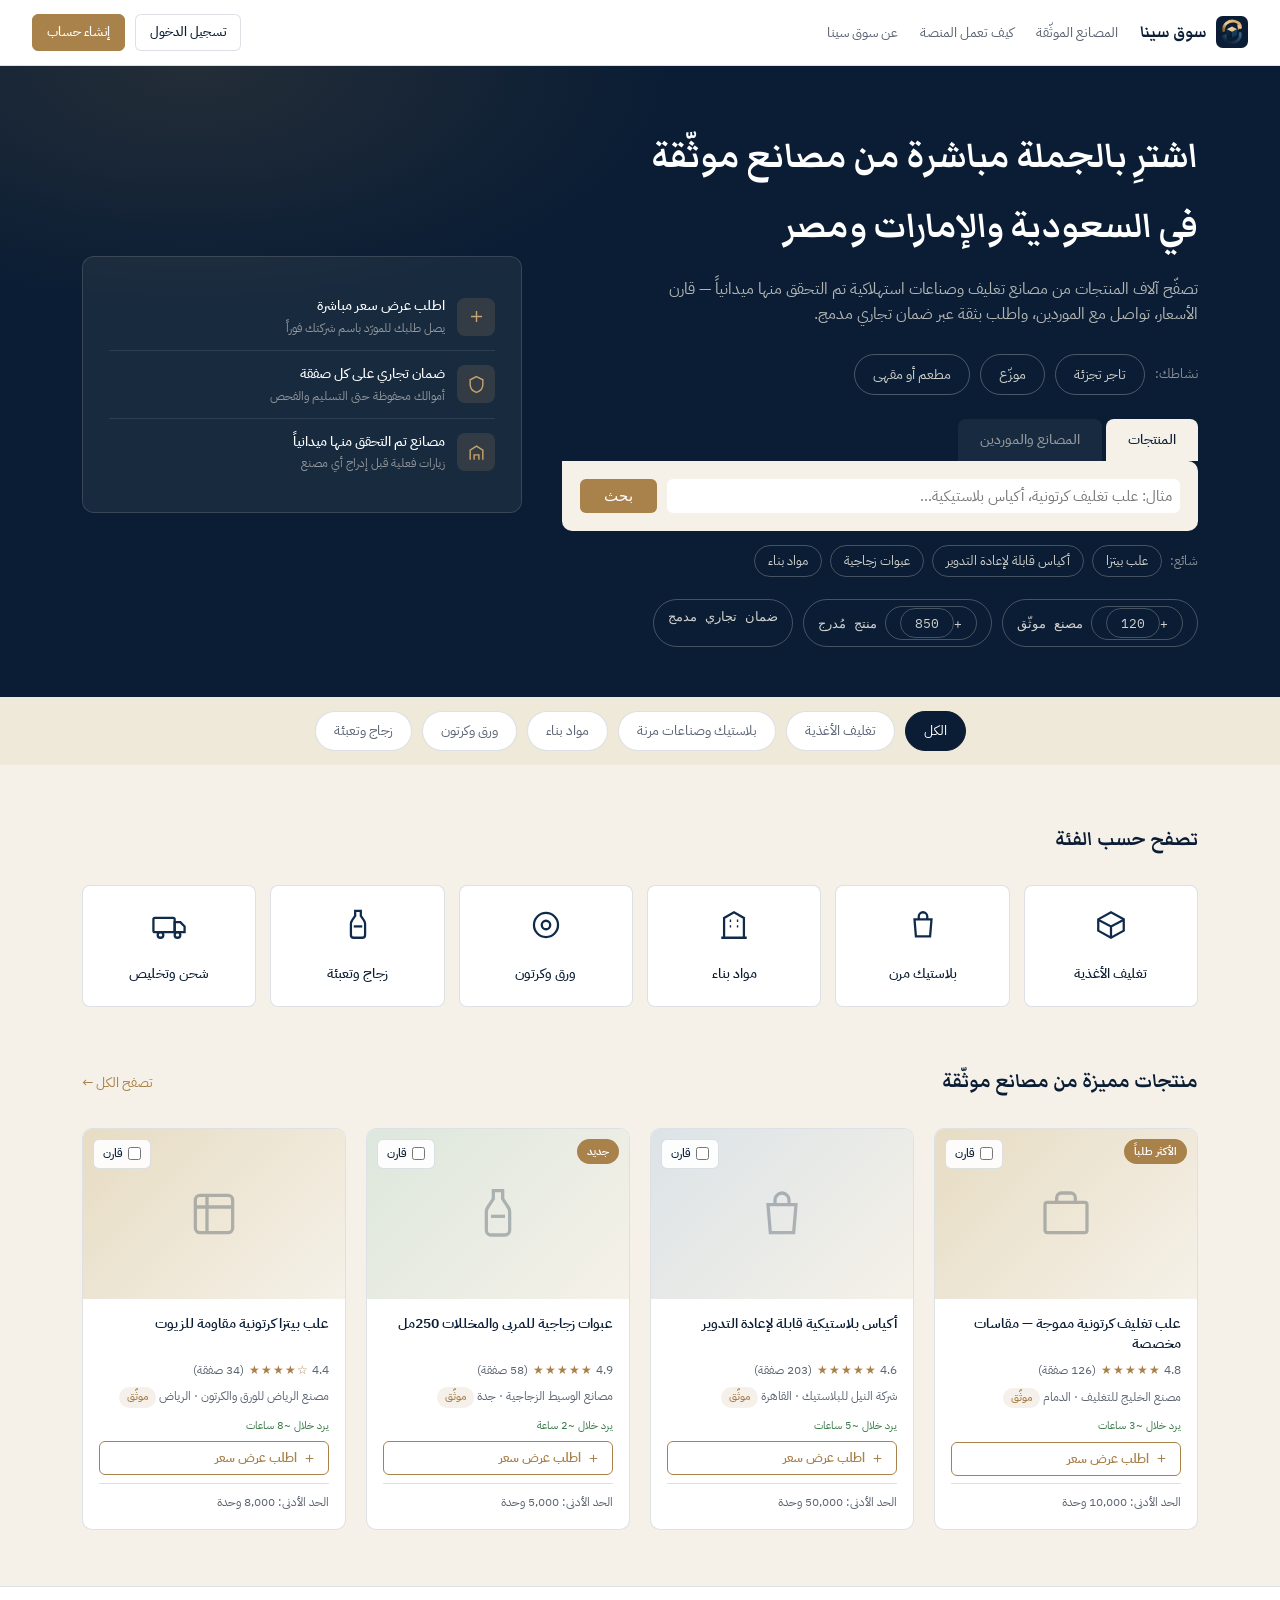
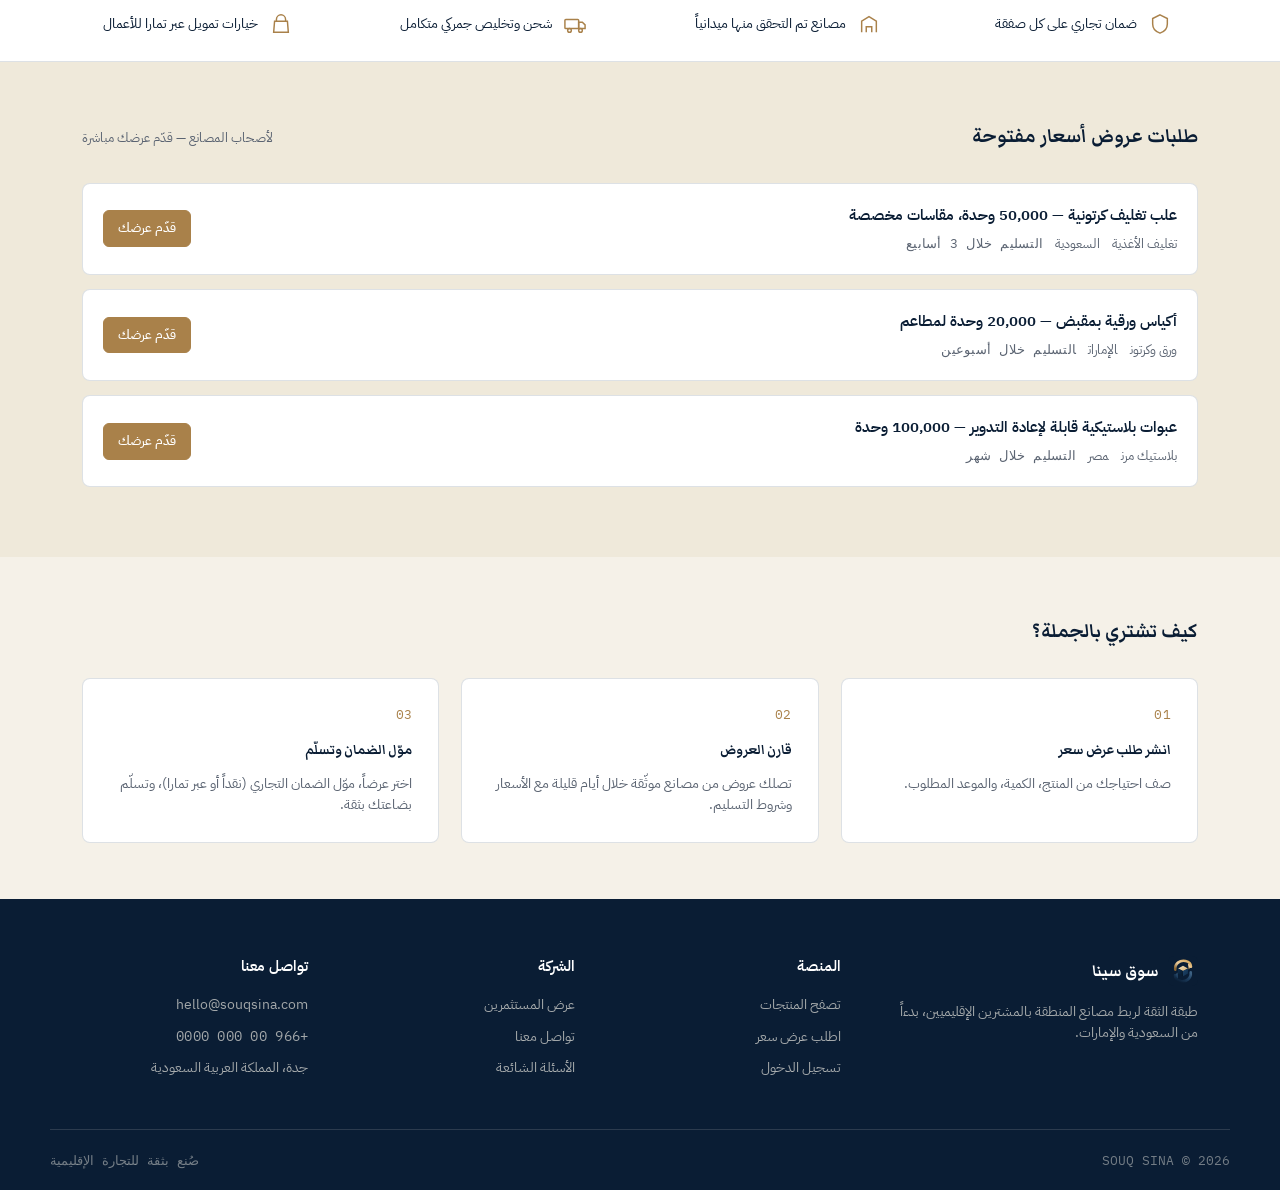
<file: index.html>
<!DOCTYPE html>
<html lang="ar" dir="rtl">
<head>
<meta charset="UTF-8">
<meta name="viewport" content="width=device-width, initial-scale=1.0">
<title>سوق سينا — سوق الجملة الإقليمي الموثّق</title>
<link rel="icon" type="image/svg+xml" href="logo.svg?v=5">
<link rel="icon" type="image/png" sizes="32x32" href="favicon-32.png?v=5">
<link rel="apple-touch-icon" href="favicon-180.png?v=5">
<meta http-equiv="Cache-Control" content="no-cache, no-store, must-revalidate">
<meta http-equiv="Pragma" content="no-cache">
<meta http-equiv="Expires" content="0">
<link rel="stylesheet" href="app.css?v=8">
<style>
  body{ background:var(--paper); }

  /* Public topbar (no avatar, has login/signup) */
  .pub-topnav{
    display:flex; align-items:center; gap:22px; background:var(--white);
    border-bottom:1px solid var(--line); padding:14px 32px; position:sticky; top:0; z-index:50;
  }
  .pub-topnav .brand{ display:flex; align-items:center; gap:9px; flex-shrink:0; }
  .pub-topnav .brand img{ width:32px; height:32px; }
  .pub-topnav .brand span{ font-family:'Markazi Text',serif; font-weight:700; font-size:20px; color:var(--navy-deep); }
  .pub-topnav .search{ flex:1; max-width:560px; display:flex; align-items:center; border:1.5px solid var(--navy-deep); border-radius:6px; overflow:hidden; }
  .pub-topnav .search input{ border:none; flex:1; padding:10px 14px; font-size:14px; }
  .pub-topnav .search input:focus{ box-shadow:none; }
  .pub-topnav .search button{ background:var(--brass); border:none; color:#fff; padding:0 20px; height:41px; cursor:pointer; }
  .pub-topnav .actions{ display:flex; gap:10px; margin-right:auto; }

  /* Hero */
  .m-hero{
    background:var(--navy-deep); color:var(--paper); padding:56px 0 0;
    background-image: radial-gradient(ellipse 800px 400px at 15% 0%, rgba(169,129,74,0.16), transparent 60%);
  }
  .m-hero .wrap{ max-width:1180px; margin:0 auto; padding:0 32px 50px; display:grid; grid-template-columns:1.3fr 0.9fr; gap:40px; align-items:center; }
  .hero-card{
    background:rgba(245,241,232,0.06); border:1px solid rgba(245,241,232,0.14); border-radius:12px;
    padding:26px; backdrop-filter:blur(2px);
  }
  .hero-card .hc-row{ display:flex; align-items:center; gap:12px; padding:12px 0; border-bottom:1px solid rgba(245,241,232,0.1); }
  .hero-card .hc-row:last-child{ border-bottom:none; }
  .hero-card .hc-icon{
    width:38px; height:38px; border-radius:8px; background:rgba(201,163,107,0.15);
    display:flex; align-items:center; justify-content:center; flex-shrink:0;
  }
  .hero-card .hc-icon svg{ width:19px; height:19px; color:var(--brass-light); }
  .hero-card .hc-title{ font-size:13.5px; color:#fff; font-weight:500; }
  .hero-card .hc-sub{ font-size:12px; color:rgba(245,241,232,0.55); margin-top:2px; }
  @media (max-width:900px){ .m-hero .wrap{ grid-template-columns:1fr; } .hero-card{ display:none; } }
  .m-hero h1{ color:#fff; font-size:clamp(30px,3.6vw,44px); margin-bottom:14px; }
  .m-hero p{ color:rgba(245,241,232,0.72); font-size:16px; max-width:560px; margin-bottom:26px; }
  .m-hero-tags{ display:flex; gap:10px; flex-wrap:wrap; }
  .m-hero-tags span{ font-size:12.5px; font-family:'IBM Plex Mono',monospace; border:1px solid rgba(245,241,232,0.25); padding:6px 14px; border-radius:100px; color:rgba(245,241,232,0.85); }

  .wrap{ max-width:1180px; margin:0 auto; padding:0 32px; }
  section.m-section{ padding:56px 0; }
  .m-head{ display:flex; align-items:baseline; justify-content:space-between; margin-bottom:26px; }
  .m-head h2{ font-size:24px; }
  .m-head a{ font-size:13.5px; color:var(--brass); }

  /* Category grid */
  .cat-grid{ display:grid; grid-template-columns:repeat(6,1fr); gap:14px; }
  .cat-card{
    background:var(--white); border:1px solid var(--line); border-radius:8px; padding:22px 14px;
    text-align:center; cursor:pointer; transition:all .2s ease; display:block;
  }
  .cat-card:hover{ border-color:var(--brass); transform:translateY(-3px); }
  .cat-card .ic{ width:34px; height:34px; margin:0 auto 12px; color:var(--navy); }
  .cat-card p{ font-size:13.5px; color:var(--navy-deep); font-weight:500; }

  /* Product/factory cards */
  .prod-grid{ display:grid; grid-template-columns:repeat(4,1fr); gap:20px; }
  .prod-card{ background:var(--white); border:1px solid var(--line); border-radius:8px; overflow:hidden; transition:box-shadow .25s ease, transform .25s ease; }
  .prod-card:hover{ box-shadow:0 18px 34px -18px rgba(15,42,74,0.28); transform:translateY(-4px); }
  .prod-thumb{
    height:150px; display:flex; align-items:center; justify-content:center;
    background:linear-gradient(135deg, var(--paper-2), var(--paper));
  }
  .prod-thumb svg{ width:52px; height:52px; color:var(--brass); opacity:0.55; }
  .prod-body{ padding:16px 16px 18px; }
  .prod-title{ font-size:14.5px; font-weight:600; color:var(--navy-deep); margin-bottom:6px; line-height:1.4; }
  .prod-meta{ font-size:12px; color:var(--slate); margin-bottom:10px; }
  .prod-price{ font-family:'IBM Plex Mono',monospace; font-size:15px; color:var(--navy-deep); }
  .prod-price span{ font-size:11.5px; color:var(--slate); font-family:'IBM Plex Sans Arabic'; }
  .prod-foot{ display:flex; align-items:center; justify-content:space-between; margin-top:12px; }

  /* Steps */
  .steps-row{ display:grid; grid-template-columns:repeat(3,1fr); gap:22px; }
  .step-card{ background:var(--white); border:1px solid var(--line); border-radius:8px; padding:26px; }
  .step-card .n{ font-family:'IBM Plex Mono',monospace; color:var(--brass); font-size:13px; margin-bottom:12px; display:block; }
  .step-card h3{ font-size:17px; margin-bottom:8px; }
  .step-card p{ font-size:13.5px; color:var(--slate); }

  /* Trust strip */
  .trust-strip{ background:var(--white); border-top:1px solid var(--line); border-bottom:1px solid var(--line); }
  .trust-grid{ display:grid; grid-template-columns:repeat(4,1fr); padding:26px 0; }
  .trust-item{ display:flex; align-items:center; gap:12px; justify-content:center; font-size:13.5px; color:var(--navy-deep); }
  .trust-item svg{ width:22px; height:22px; color:var(--brass); flex-shrink:0; }

  /* Footer / contact */
  footer.site{ background:var(--navy-deep); color:rgba(245,241,232,0.7); padding-top:56px; }
  .foot-grid{ display:grid; grid-template-columns:1.4fr 1fr 1fr 1fr; gap:40px; padding-bottom:40px; }
  .foot-col h4{ color:#fff; font-size:14.5px; margin-bottom:16px; font-family:'IBM Plex Sans Arabic'; font-weight:600; }
  .foot-col p, .foot-col a{ display:block; font-size:13.5px; margin-bottom:10px; color:rgba(245,241,232,0.65); }
  .foot-col a:hover{ color:var(--brass-light); }
  .foot-brand{ display:flex; align-items:center; gap:9px; margin-bottom:14px; }
  .foot-brand span{ font-family:'Markazi Text',serif; font-weight:700; font-size:20px; color:#fff; }
  .foot-bottom{ border-top:1px solid rgba(245,241,232,0.14); padding:20px 0; display:flex; justify-content:space-between; font-size:12.5px; color:rgba(245,241,232,0.45); font-family:'IBM Plex Mono',monospace; }

  @media (max-width:900px){
    .cat-grid{ grid-template-columns:repeat(3,1fr); }
    .prod-grid{ grid-template-columns:repeat(2,1fr); }
    .steps-row, .trust-grid, .foot-grid{ grid-template-columns:1fr 1fr; }
    .pub-topnav .search{ display:none; }
  }
</style>
</head>
<body>

<div class="pub-topnav">
  <a href="index.html" class="brand"><img src="logo.svg?v=5"><span>سوق سينا</span></a>
  <div class="nav-links" style="flex:1;">
    <a href="search-results.html">المصانع الموثّقة</a>
    <a href="#how-it-works">كيف تعمل المنصة</a>
    <a href="pitch-deck.html">عن سوق سينا</a>
  </div>
  <div class="actions">
    <a href="login.html" class="btn btn-sm">تسجيل الدخول</a>
    <a href="login.html" class="btn btn-sm btn-brass">إنشاء حساب</a>
  </div>
</div>

<section class="m-hero">
  <div class="wrap">
    <div class="hero-text">
    <h1 id="hero-headline">اشترِ بالجملة مباشرة من مصانع موثّقة<br>في السعودية والإمارات ومصر</h1>
    <p>تصفّح آلاف المنتجات من مصانع تغليف وصناعات استهلاكية تم التحقق منها ميدانياً — قارن الأسعار، تواصل مع الموردين، واطلب بثقة عبر ضمان تجاري مدمج.</p>

    <div class="buyer-type-row" id="buyer-type-row">
      <span class="btr-label">نشاطك:</span>
      <button class="btr-btn" onclick="selectBuyerType('retail')" data-type="retail">تاجر تجزئة</button>
      <button class="btr-btn" onclick="selectBuyerType('distributor')" data-type="distributor">موزّع</button>
      <button class="btr-btn" onclick="selectBuyerType('restaurant')" data-type="restaurant">مطعم أو مقهى</button>
    </div>

    <div class="hero-search-tabs">
      <div class="hero-search-tab active" id="tab-products" onclick="setSearchTab('products')">المنتجات</div>
      <div class="hero-search-tab" id="tab-suppliers" onclick="setSearchTab('suppliers')">المصانع والموردين</div>
    </div>
    <div class="hero-search-box">
      <input type="text" id="hero-q" placeholder="مثال: علب تغليف كرتونية، أكياس بلاستيكية..." onkeydown="if(event.key==='Enter') goHeroSearch()">
      <button onclick="goHeroSearch()">بحث</button>
    </div>
    <div class="popular-searches">
      <span class="lbl">شائع:</span>
      <a href="search-results.html?q=علب بيتزا">علب بيتزا</a>
      <a href="search-results.html?q=أكياس قابلة لإعادة التدوير">أكياس قابلة لإعادة التدوير</a>
      <a href="search-results.html?q=عبوات زجاجية">عبوات زجاجية</a>
      <a href="search-results.html?cat=construction">مواد بناء</a>
    </div>

    <div class="m-hero-tags" style="margin-top:22px;">
      <span><span class="ltr"><span class="counter" data-target="120">0</span>+</span> مصنع موثّق</span>
      <span><span class="ltr"><span class="counter" data-target="850">0</span>+</span> منتج مُدرج</span>
      <span>ضمان تجاري مدمج</span>
    </div>
    </div>

    <div class="hero-card">
      <div class="hc-row">
        <div class="hc-icon"><svg viewBox="0 0 24 24" fill="none" stroke="currentColor" stroke-width="1.8"><path d="M12 5v14M5 12h14"/></svg></div>
        <div><div class="hc-title">اطلب عرض سعر مباشرة</div><div class="hc-sub">يصل طلبك للمورّد باسم شركتك فوراً</div></div>
      </div>
      <div class="hc-row">
        <div class="hc-icon"><svg viewBox="0 0 24 24" fill="none" stroke="currentColor" stroke-width="1.8"><path d="M12 2l8 4v6c0 5-3.5 8.5-8 10-4.5-1.5-8-5-8-10V6l8-4z"/></svg></div>
        <div><div class="hc-title">ضمان تجاري على كل صفقة</div><div class="hc-sub">أموالك محفوظة حتى التسليم والفحص</div></div>
      </div>
      <div class="hc-row">
        <div class="hc-icon"><svg viewBox="0 0 24 24" fill="none" stroke="currentColor" stroke-width="1.8"><path d="M4 21V9l8-5 8 5v12"/><path d="M9 21v-6h6v6"/></svg></div>
        <div><div class="hc-title">مصانع تم التحقق منها ميدانياً</div><div class="hc-sub">زيارات فعلية قبل إدراج أي مصنع</div></div>
      </div>
    </div>
  </div>
</section>

<div class="category-chips" style="justify-content:center;" id="quick-chips">
  <a class="chip active" href="search-results.html">الكل</a>
  <a class="chip" href="search-results.html?cat=food">تغليف الأغذية</a>
  <a class="chip" href="search-results.html?cat=plastic">بلاستيك وصناعات مرنة</a>
  <a class="chip" href="search-results.html?cat=construction">مواد بناء</a>
  <a class="chip" href="search-results.html?cat=paper">ورق وكرتون</a>
  <a class="chip" href="search-results.html?cat=glass">زجاج وتعبئة</a>
</div>

<section class="m-section" id="categories-section">
  <div class="wrap">
    <div class="m-head"><h2>تصفح حسب الفئة</h2></div>
    <div class="cat-grid" id="cat-grid">
      <a class="cat-card" href="search-results.html?cat=food" data-cat="food"><svg class="ic" viewBox="0 0 24 24" fill="none" stroke="currentColor" stroke-width="1.6"><path d="M21 8l-9-5-9 5v8l9 5 9-5V8z"/><path d="M3.3 8.5L12 13l8.7-4.5M12 13v8"/></svg><p>تغليف الأغذية</p></a>
      <a class="cat-card" href="search-results.html?cat=plastic" data-cat="plastic"><svg class="ic" viewBox="0 0 24 24" fill="none" stroke="currentColor" stroke-width="1.6"><path d="M6 8h12l-1 12H7z"/><path d="M9 8V6a3 3 0 016 0v2"/></svg><p>بلاستيك مرن</p></a>
      <a class="cat-card" href="search-results.html?cat=construction" data-cat="construction"><svg class="ic" viewBox="0 0 24 24" fill="none" stroke="currentColor" stroke-width="1.6"><path d="M3 21h18M5 21V7l7-4 7 4v14M9 9h1M9 13h1M14 9h1M14 13h1"/></svg><p>مواد بناء</p></a>
      <a class="cat-card" href="search-results.html?cat=paper" data-cat="paper"><svg class="ic" viewBox="0 0 24 24" fill="none" stroke="currentColor" stroke-width="1.6"><circle cx="12" cy="12" r="8.5"/><circle cx="12" cy="12" r="3"/></svg><p>ورق وكرتون</p></a>
      <a class="cat-card" href="search-results.html?cat=glass" data-cat="glass"><svg class="ic" viewBox="0 0 24 24" fill="none" stroke="currentColor" stroke-width="1.6"><path d="M10 2h4v3.5l2.2 3.3c.5.7.8 1.6.8 2.4V19a2 2 0 01-2 2h-6a2 2 0 01-2-2v-7.8c0-.9.3-1.7.8-2.4L10 5.5V2z"/><path d="M9 13h6"/></svg><p>زجاج وتعبئة</p></a>
      <a class="cat-card" href="search-results.html?cat=logistics" data-cat="logistics"><svg class="ic" viewBox="0 0 24 24" fill="none" stroke="currentColor" stroke-width="1.6"><rect x="1" y="7" width="15" height="10" rx="1"/><path d="M16 10h4l3 3v4h-7z"/><circle cx="6" cy="19" r="2"/><circle cx="18" cy="19" r="2"/></svg><p>شحن وتخليص</p></a>
    </div>
  </div>
</section>

<section class="m-section" style="padding-top:0;">
  <div class="wrap">
    <div class="m-head">
      <h2>منتجات مميزة من مصانع موثّقة</h2>
      <a href="search-results.html">تصفح الكل ←</a>
    </div>
    <div class="prod-grid" id="featured-grid">
      <a class="pcard" id="pcard-1" href="product-detail.html?id=1" style="text-decoration:none;">
        <div class="pcard-thumb" style="--tint:linear-gradient(135deg,#E7DCC3,#F5F1E8);"><label class="compare-check" onclick="event.preventDefault(); event.stopPropagation();"><input type="checkbox" onchange="toggleCompare(\'1\', this)">قارن</label>
          <span class="pcard-ribbon">الأكثر طلباً</span>
          <svg viewBox="0 0 24 24" fill="none" stroke="currentColor" stroke-width="1.4"><rect x="3" y="7" width="18" height="13" rx="1"/><path d="M8 7V5a2 2 0 012-2h4a2 2 0 012 2v2"/></svg>
        </div>
        <div class="pcard-body">
          <div class="pcard-title">علب تغليف كرتونية مموجة — مقاسات مخصصة</div>
          <div class="pcard-rating"><span class="ltr"><span class="stars">★★★★★</span> 4.8</span> (126 صفقة)</div>
          <div class="pcard-supplier">مصنع الخليج للتغليف · الدمام <span class="badge badge-brass" style="padding:2px 8px; font-size:10.5px;">موثّق</span></div><div class="response-badge">يرد خلال ~3 ساعات</div>
          <div class="quote-cta"><svg width="13" height="13" viewBox="0 0 24 24" fill="none" stroke="currentColor" stroke-width="2"><path d="M12 5v14M5 12h14"/></svg>اطلب عرض سعر</div>
          <div class="pcard-foot"><span class="pcard-moq">الحد الأدنى: 10,000 وحدة</span></div>
        </div>
      </a>
      <a class="pcard" id="pcard-2" href="product-detail.html?id=2" style="text-decoration:none;">
        <div class="pcard-thumb" style="--tint:linear-gradient(135deg,#DCE3E7,#F5F1E8);"><label class="compare-check" onclick="event.preventDefault(); event.stopPropagation();"><input type="checkbox" onchange="toggleCompare(\'2\', this)">قارن</label>
          <svg viewBox="0 0 24 24" fill="none" stroke="currentColor" stroke-width="1.4"><path d="M6 8h12l-1 12H7z"/><path d="M9 8V6a3 3 0 016 0v2"/></svg>
        </div>
        <div class="pcard-body">
          <div class="pcard-title">أكياس بلاستيكية قابلة لإعادة التدوير</div>
          <div class="pcard-rating"><span class="ltr"><span class="stars">★★★★★</span> 4.6</span> (203 صفقة)</div>
          <div class="pcard-supplier">شركة النيل للبلاستيك · القاهرة <span class="badge badge-brass" style="padding:2px 8px; font-size:10.5px;">موثّق</span></div><div class="response-badge">يرد خلال ~5 ساعات</div>
          <div class="quote-cta"><svg width="13" height="13" viewBox="0 0 24 24" fill="none" stroke="currentColor" stroke-width="2"><path d="M12 5v14M5 12h14"/></svg>اطلب عرض سعر</div>
          <div class="pcard-foot"><span class="pcard-moq">الحد الأدنى: 50,000 وحدة</span></div>
        </div>
      </a>
      <a class="pcard" id="pcard-3" href="product-detail.html?id=3" style="text-decoration:none;">
        <div class="pcard-thumb" style="--tint:linear-gradient(135deg,#DDE7DD,#F5F1E8);"><label class="compare-check" onclick="event.preventDefault(); event.stopPropagation();"><input type="checkbox" onchange="toggleCompare(\'3\', this)">قارن</label>
          <span class="pcard-ribbon">جديد</span>
          <svg viewBox="0 0 24 24" fill="none" stroke="currentColor" stroke-width="1.4"><path d="M10 2h4v3.5l2.2 3.3c.5.7.8 1.6.8 2.4V19a2 2 0 01-2 2h-6a2 2 0 01-2-2v-7.8c0-.9.3-1.7.8-2.4L10 5.5V2z"/><path d="M9 13h6"/></svg>
        </div>
        <div class="pcard-body">
          <div class="pcard-title">عبوات زجاجية للمربى والمخللات 250مل</div>
          <div class="pcard-rating"><span class="ltr"><span class="stars">★★★★★</span> 4.9</span> (58 صفقة)</div>
          <div class="pcard-supplier">مصانع الوسيط الزجاجية · جدة <span class="badge badge-brass" style="padding:2px 8px; font-size:10.5px;">موثّق</span></div><div class="response-badge">يرد خلال ~2 ساعة</div>
          <div class="quote-cta"><svg width="13" height="13" viewBox="0 0 24 24" fill="none" stroke="currentColor" stroke-width="2"><path d="M12 5v14M5 12h14"/></svg>اطلب عرض سعر</div>
          <div class="pcard-foot"><span class="pcard-moq">الحد الأدنى: 5,000 وحدة</span></div>
        </div>
      </a>
      <a class="pcard" id="pcard-4" href="product-detail.html?id=4" style="text-decoration:none;">
        <div class="pcard-thumb" style="--tint:linear-gradient(135deg,#E7DCC3,#F5F1E8);"><label class="compare-check" onclick="event.preventDefault(); event.stopPropagation();"><input type="checkbox" onchange="toggleCompare(\'4\', this)">قارن</label>
          <svg viewBox="0 0 24 24" fill="none" stroke="currentColor" stroke-width="1.4"><rect x="4" y="4" width="16" height="16" rx="2"/><path d="M4 9h16M9 4v16"/></svg>
        </div>
        <div class="pcard-body">
          <div class="pcard-title">علب بيتزا كرتونية مقاومة للزيوت</div>
          <div class="pcard-rating"><span class="ltr"><span class="stars">★★★★☆</span> 4.4</span> (34 صفقة)</div>
          <div class="pcard-supplier">مصنع الرياض للورق والكرتون · الرياض <span class="badge badge-brass" style="padding:2px 8px; font-size:10.5px;">موثّق</span></div><div class="response-badge">يرد خلال ~8 ساعات</div>
          <div class="quote-cta"><svg width="13" height="13" viewBox="0 0 24 24" fill="none" stroke="currentColor" stroke-width="2"><path d="M12 5v14M5 12h14"/></svg>اطلب عرض سعر</div>
          <div class="pcard-foot"><span class="pcard-moq">الحد الأدنى: 8,000 وحدة</span></div>
        </div>
      </a>
    </div>
  </div>
</section>

<div class="trust-strip">
  <div class="wrap trust-grid">
    <div class="trust-item"><svg viewBox="0 0 24 24" fill="none" stroke="currentColor" stroke-width="1.6"><path d="M12 2l8 4v6c0 5-3.5 8.5-8 10-4.5-1.5-8-5-8-10V6l8-4z"/></svg>ضمان تجاري على كل صفقة</div>
    <div class="trust-item"><svg viewBox="0 0 24 24" fill="none" stroke="currentColor" stroke-width="1.6"><path d="M4 21V9l8-5 8 5v12"/><path d="M9 21v-6h6v6"/></svg>مصانع تم التحقق منها ميدانياً</div>
    <div class="trust-item"><svg viewBox="0 0 24 24" fill="none" stroke="currentColor" stroke-width="1.6"><rect x="1" y="7" width="15" height="10" rx="1"/><path d="M16 10h4l3 3v4h-7z"/><circle cx="6" cy="19" r="2"/><circle cx="18" cy="19" r="2"/></svg>شحن وتخليص جمركي متكامل</div>
    <div class="trust-item"><svg viewBox="0 0 24 24" fill="none" stroke="currentColor" stroke-width="1.6"><path d="M17 9V7a5 5 0 00-10 0v2M5 9h14l1 12H4z"/></svg>خيارات تمويل عبر تمارا للأعمال</div>
  </div>
</div>

<section class="m-section" style="background:var(--paper-2);">
  <div class="wrap">
    <div class="m-head">
      <h2>طلبات عروض أسعار مفتوحة</h2>
      <span style="font-size:12.5px; color:var(--slate);">لأصحاب المصانع — قدّم عرضك مباشرة</span>
    </div>
    <div class="orfq-card">
      <div>
        <div class="title">علب تغليف كرتونية — 50,000 وحدة، مقاسات مخصصة</div>
        <div class="meta"><span>تغليف الأغذية</span><span>السعودية</span><span class="mono">التسليم خلال 3 أسابيع</span></div>
      </div>
      <a href="login.html" class="btn btn-sm btn-brass">قدّم عرضك</a>
    </div>
    <div class="orfq-card">
      <div>
        <div class="title">أكياس ورقية بمقبض — 20,000 وحدة لمطاعم</div>
        <div class="meta"><span>ورق وكرتون</span><span>الإمارات</span><span class="mono">التسليم خلال أسبوعين</span></div>
      </div>
      <a href="login.html" class="btn btn-sm btn-brass">قدّم عرضك</a>
    </div>
    <div class="orfq-card">
      <div>
        <div class="title">عبوات بلاستيكية قابلة لإعادة التدوير — 100,000 وحدة</div>
        <div class="meta"><span>بلاستيك مرن</span><span>مصر</span><span class="mono">التسليم خلال شهر</span></div>
      </div>
      <a href="login.html" class="btn btn-sm btn-brass">قدّم عرضك</a>
    </div>
  </div>
</section>

<section class="m-section" id="how-it-works">
  <div class="wrap">
    <div class="m-head"><h2>كيف تشتري بالجملة؟</h2></div>
    <div class="steps-row">
      <div class="step-card"><span class="n mono">01</span><h3>انشر طلب عرض سعر</h3><p>صف احتياجك من المنتج، الكمية، والموعد المطلوب.</p></div>
      <div class="step-card"><span class="n mono">02</span><h3>قارن العروض</h3><p>تصلك عروض من مصانع موثّقة خلال أيام قليلة مع الأسعار وشروط التسليم.</p></div>
      <div class="step-card"><span class="n mono">03</span><h3>موّل الضمان وتسلّم</h3><p>اختر عرضاً، موّل الضمان التجاري (نقداً أو عبر تمارا)، وتسلّم بضاعتك بثقة.</p></div>
    </div>
  </div>
</section>

<footer class="site">
  <div class="wrap foot-grid">
    <div class="foot-col">
      <div class="foot-brand"><img src="logo.svg?v=5" style="width:30px;height:30px;"><span>سوق سينا</span></div>
      <p>طبقة الثقة لربط مصانع المنطقة بالمشترين الإقليميين، بدءاً من السعودية والإمارات.</p>
    </div>
    <div class="foot-col">
      <h4>المنصة</h4>
      <a href="search-results.html">تصفح المنتجات</a>
      <a href="search-results.html">اطلب عرض سعر</a>
      <a href="login.html">تسجيل الدخول</a>
    </div>
    <div class="foot-col">
      <h4>الشركة</h4>
      <a href="pitch-deck.html">عرض المستثمرين</a>
      <a href="#contact">تواصل معنا</a>
      <a href="#contact">الأسئلة الشائعة</a>
    </div>
    <div class="foot-col" id="contact">
      <h4>تواصل معنا</h4>
      <a href="mailto:hello@souqsina.com">hello@souqsina.com</a>
      <a href="tel:+966000000000" class="mono">+966 00 000 0000</a>
      <p>جدة، المملكة العربية السعودية</p>
    </div>
  </div>
  <div class="wrap foot-bottom">
    <span>SOUQ SINA © 2026</span>
    <span>صُنع بثقة للتجارة الإقليمية</span>
  </div>
</footer>

<div class="compare-bar" id="compare-bar">
  <div class="items" id="compare-items">لم تختر أي منتج للمقارنة بعد</div>
  <div style="display:flex; gap:10px;">
    <button class="btn btn-sm" onclick="clearCompare()" style="background:transparent; border-color:rgba(245,241,232,0.3); color:#fff;">مسح</button>
    <button class="btn btn-sm btn-brass" onclick="openCompareModal()">قارن الآن</button>
  </div>
</div>

<div class="modal-overlay" id="compare-modal">
  <div class="modal" style="max-width:640px;">
    <div style="display:flex; align-items:center; justify-content:space-between; margin-bottom:18px;">
      <h2 style="font-size:19px;">مقارنة المنتجات</h2>
      <button class="modal-close" onclick="document.getElementById('compare-modal').classList.remove('open')">×</button>
    </div>
    <table id="compare-table"><tbody></tbody></table>
  </div>
</div>

<script>
  let searchTab = 'products';
  function setSearchTab(tab){
    searchTab = tab;
    document.getElementById('tab-products').classList.toggle('active', tab==='products');
    document.getElementById('tab-suppliers').classList.toggle('active', tab==='suppliers');
    document.getElementById('hero-q').placeholder = tab==='products'
      ? 'مثال: علب تغليف كرتونية، أكياس بلاستيكية...'
      : 'مثال: مصنع الخليج للتغليف، مصانع بالدمام...';
  }
  function goHeroSearch(){
    const q = document.getElementById('hero-q').value.trim();
    const url = searchTab === 'suppliers' ? 'search-results.html?type=suppliers' : 'search-results.html';
    location.href = q ? url + (url.includes('?') ? '&' : '?') + 'q=' + encodeURIComponent(q) : url;
  }
  // ---- Buyer type personalization ----
  const headlines = {
    retail: 'اشترِ بالجملة لمتجرك بأسعار المصنع<br>مباشرة من موردين موثّقين',
    distributor: 'وسّع شبكة توزيعك بمصادر تصنيع موثّقة<br>في السعودية والإمارات ومصر',
    restaurant: 'تغليف يعكس جودة مطعمك<br>مباشرة من مصانع موثّقة بأسعار الجملة',
  };
  const catOrder = {
    retail:       ['food','plastic','glass','paper','construction','logistics'],
    distributor:  ['paper','construction','plastic','food','glass','logistics'],
    restaurant:   ['food','paper','plastic','glass','construction','logistics'],
  };
  const featuredOrder = {
    retail:      ['3','1','2','4'],
    distributor: ['1','4','2','3'],
    restaurant:  ['4','1','3','2'],
  };

  function selectBuyerType(type){
    localStorage.setItem('sinaBuyerType', type);
    applyBuyerType(type);
  }

  function applyBuyerType(type){
    document.querySelectorAll('.btr-btn').forEach(b => b.classList.toggle('active', b.dataset.type === type));

    const h1 = document.getElementById('hero-headline');
    if(h1 && headlines[type]) h1.innerHTML = headlines[type];

    const grid = document.getElementById('cat-grid');
    if(grid && catOrder[type]){
      catOrder[type].forEach(cat => {
        const el = grid.querySelector('[data-cat="' + cat + '"]');
        if(el) grid.appendChild(el);
      });
    }

    const fgrid = document.getElementById('featured-grid');
    if(fgrid && featuredOrder[type]){
      featuredOrder[type].forEach(id => {
        const el = document.getElementById('pcard-' + id);
        if(el) fgrid.appendChild(el);
      });
    }
  }

  // Apply saved preference on load, if any
  const savedType = localStorage.getItem('sinaBuyerType');
  if(savedType) applyBuyerType(savedType);

  // Count-up animation for hero stats
  document.querySelectorAll('.counter').forEach(el=>{
    const target = parseInt(el.dataset.target, 10);
    let cur = 0;
    const step = Math.max(1, Math.round(target/40));
    const iv = setInterval(()=>{
      cur += step;
      if(cur >= target){ cur = target; clearInterval(iv); }
      el.textContent = cur;
    }, 30);
  });

  // ---- Compare feature ----
  const productData = {
    '1': { name:'علب تغليف كرتونية مموجة', supplier:'مصنع الخليج للتغليف', location:'الدمام', rating:'4.8', moq:'10,000 وحدة', response:'~3 ساعات' },
    '2': { name:'أكياس بلاستيكية قابلة لإعادة التدوير', supplier:'شركة النيل للبلاستيك', location:'القاهرة', rating:'4.6', moq:'50,000 وحدة', response:'~5 ساعات' },
    '3': { name:'عبوات زجاجية للمربى والمخللات', supplier:'مصانع الوسيط الزجاجية', location:'جدة', rating:'4.9', moq:'5,000 وحدة', response:'~2 ساعة' },
    '4': { name:'علب بيتزا كرتونية', supplier:'مصنع الرياض للورق والكرتون', location:'الرياض', rating:'4.4', moq:'8,000 وحدة', response:'~8 ساعات' },
  };
  let compareList = [];
  function toggleCompare(id, checkbox){
    if(checkbox.checked){
      if(compareList.length >= 3){ checkbox.checked = false; alert('يمكنك مقارنة 3 منتجات كحد أقصى.'); return; }
      compareList.push(id);
    } else {
      compareList = compareList.filter(x => x !== id);
    }
    renderCompareBar();
  }
  function renderCompareBar(){
    const bar = document.getElementById('compare-bar');
    const items = document.getElementById('compare-items');
    if(compareList.length === 0){ bar.classList.remove('open'); return; }
    bar.classList.add('open');
    items.innerHTML = compareList.map(id => `<span class="chip-mini">${productData[id].name}</span>`).join('');
  }
  function clearCompare(){
    compareList = [];
    document.querySelectorAll('.compare-check input').forEach(c => c.checked = false);
    renderCompareBar();
  }
  function openCompareModal(){
    const rows = [
      ['المنتج', p => p.name],
      ['المورّد', p => p.supplier],
      ['الموقع', p => p.location],
      ['التقييم', p => '★ ' + p.rating],
      ['الحد الأدنى للطلب', p => p.moq],
      ['وقت الرد المتوقع', p => p.response],
    ];
    const tbody = document.querySelector('#compare-table tbody');
    tbody.innerHTML = rows.map(([label, fn]) =>
      '<tr><td style="font-weight:600; text-align:right;">' + label + '</td>' +
      compareList.map(id => '<td>' + fn(productData[id]) + '</td>').join('') +
      '</tr>'
    ).join('');
    document.getElementById('compare-modal').classList.add('open');
  }
</script>
</body>
</html>
</file>
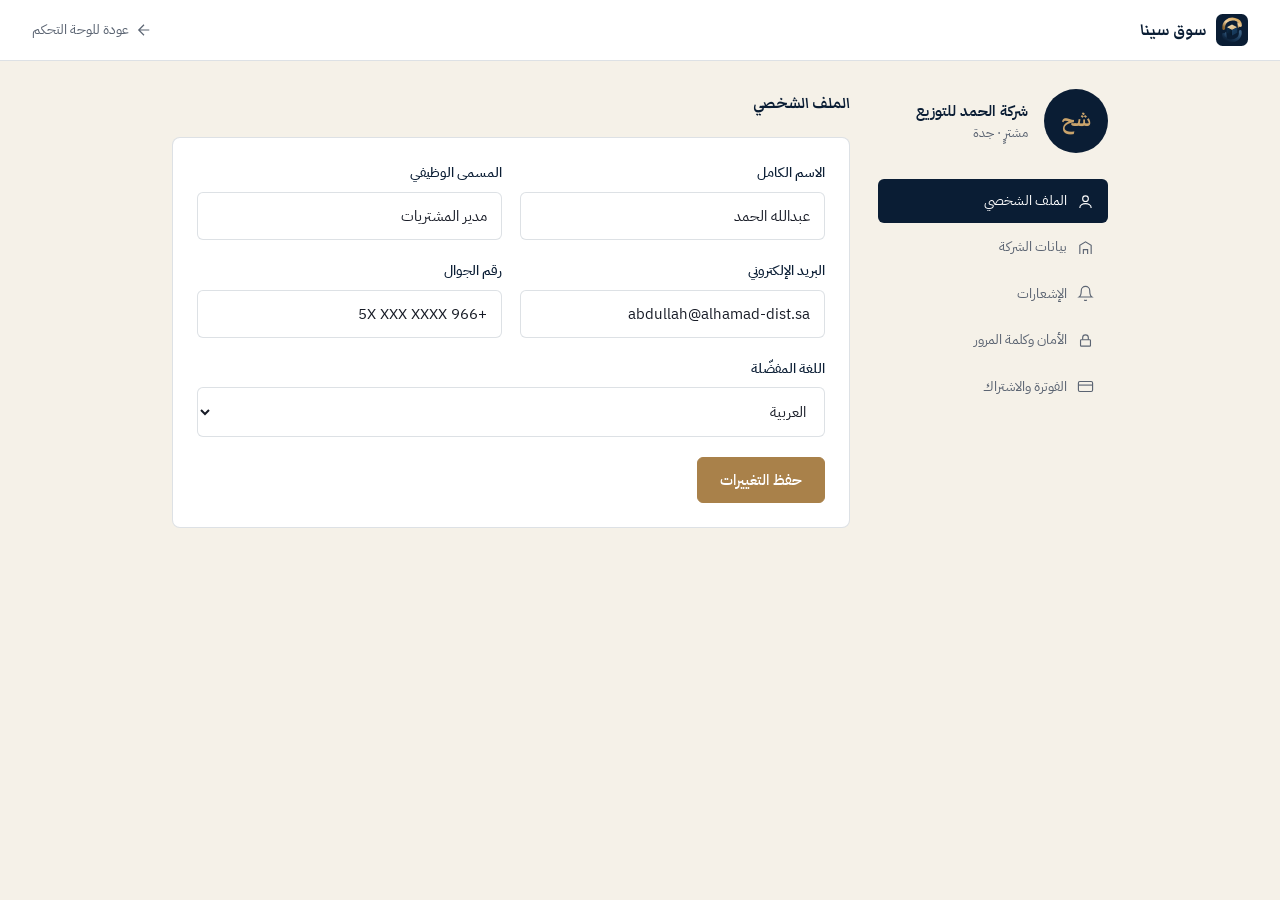
<file: account-settings.html>
<!DOCTYPE html>
<html lang="ar" dir="rtl">
<head>
<meta charset="UTF-8">
<meta name="viewport" content="width=device-width, initial-scale=1.0">
<title>إعدادات الحساب — سوق سينا</title>
<link rel="icon" type="image/svg+xml" href="logo.svg?v=5">
<link rel="icon" type="image/png" sizes="32x32" href="favicon-32.png?v=5">
<link rel="apple-touch-icon" href="favicon-180.png?v=5">
<meta http-equiv="Cache-Control" content="no-cache, no-store, must-revalidate">
<meta http-equiv="Pragma" content="no-cache">
<meta http-equiv="Expires" content="0">
<link rel="stylesheet" href="app.css?v=6">
<style>
  body{ background:var(--paper); }
  .settings-layout{ max-width:1000px; margin:0 auto; padding:28px 32px 70px; display:grid; grid-template-columns:230px 1fr; gap:28px; }
  .settings-nav{ display:flex; flex-direction:column; gap:2px; }
  .settings-nav a{
    padding:11px 14px; border-radius:6px; font-size:14px; color:var(--slate);
    display:flex; align-items:center; gap:10px;
  }
  .settings-nav a svg{ width:17px; height:17px; }
  .settings-nav a:hover{ background:var(--paper-2); color:var(--navy-deep); }
  .settings-nav a.active{ background:var(--navy-deep); color:#fff; }
  .settings-panel{ display:none; }
  .settings-panel.active{ display:block; }
  .avatar-row{ display:flex; align-items:center; gap:16px; margin-bottom:26px; }
  .avatar-big{ width:64px; height:64px; border-radius:50%; background:var(--navy-deep); color:var(--brass-light); display:flex; align-items:center; justify-content:center; font-family:'Markazi Text',serif; font-weight:700; font-size:24px; }
  .danger-zone{ border:1px solid var(--red-bg); background:var(--red-bg); border-radius:8px; padding:18px 20px; margin-top:26px; }
  .danger-zone h4{ color:var(--red); font-size:14px; margin-bottom:6px; }
  .danger-zone p{ font-size:13px; color:var(--slate); margin-bottom:14px; }
  @media (max-width:800px){ .settings-layout{ grid-template-columns:1fr; } }
</style>
</head>
<body>

<div class="topnav">
  <a href="index.html" class="brand"><img src="logo.svg?v=5"><span>سوق سينا</span></a>
  <div class="nav-links" style="margin-right:auto;">
    <a href="#" id="back-link"><svg viewBox="0 0 24 24" fill="none" stroke="currentColor" stroke-width="1.6"><path d="M19 12H5M12 19l-7-7 7-7"/></svg>عودة للوحة التحكم</a>
  </div>
</div>

<div class="settings-layout">
  <aside>
    <div class="avatar-row">
      <div class="avatar-big" id="acc-avatar">شح</div>
      <div>
        <div style="font-weight:600; color:var(--navy-deep); font-size:15px;" id="acc-name">شركة الحمد للتوزيع</div>
        <div style="font-size:12.5px; color:var(--slate);" id="acc-role">مشترٍ · جدة</div>
      </div>
    </div>
    <nav class="settings-nav">
      <a class="active" onclick="showPanel(this,'profile')">
        <svg viewBox="0 0 24 24" fill="none" stroke="currentColor" stroke-width="1.6"><circle cx="12" cy="8" r="4"/><path d="M4 21c0-4 4-6 8-6s8 2 8 6"/></svg>
        الملف الشخصي
      </a>
      <a onclick="showPanel(this,'company')">
        <svg viewBox="0 0 24 24" fill="none" stroke="currentColor" stroke-width="1.6"><path d="M4 21V9l8-5 8 5v12"/><path d="M9 21v-6h6v6"/></svg>
        بيانات الشركة
      </a>
      <a onclick="showPanel(this,'notifications')">
        <svg viewBox="0 0 24 24" fill="none" stroke="currentColor" stroke-width="1.6"><path d="M18 8a6 6 0 10-12 0c0 7-3 9-3 9h18s-3-2-3-9"/><path d="M13.7 21a2 2 0 01-3.4 0"/></svg>
        الإشعارات
      </a>
      <a onclick="showPanel(this,'security')">
        <svg viewBox="0 0 24 24" fill="none" stroke="currentColor" stroke-width="1.6"><rect x="5" y="11" width="14" height="9" rx="1"/><path d="M8 11V8a4 4 0 018 0v3"/></svg>
        الأمان وكلمة المرور
      </a>
      <a onclick="showPanel(this,'billing')">
        <svg viewBox="0 0 24 24" fill="none" stroke="currentColor" stroke-width="1.6"><rect x="2" y="5" width="20" height="14" rx="2"/><path d="M2 10h20"/></svg>
        الفوترة والاشتراك
      </a>
    </nav>
  </aside>

  <main>
    <div class="settings-panel active" id="profile">
      <div class="sec-title"><h2>الملف الشخصي</h2></div>
      <div class="card">
        <div class="field-row">
          <div class="field"><label>الاسم الكامل</label><input type="text" value="عبدالله الحمد"></div>
          <div class="field"><label>المسمى الوظيفي</label><input type="text" value="مدير المشتريات"></div>
        </div>
        <div class="field-row">
          <div class="field"><label>البريد الإلكتروني</label><input type="email" value="abdullah@alhamad-dist.sa"></div>
          <div class="field"><label>رقم الجوال</label><input type="text" value="+966 5X XXX XXXX"></div>
        </div>
        <div class="field"><label>اللغة المفضّلة</label>
          <select><option selected>العربية</option><option>English</option></select>
        </div>
        <button class="btn btn-brass">حفظ التغييرات</button>
      </div>
    </div>

    <div class="settings-panel" id="company">
      <div class="sec-title"><h2>بيانات الشركة</h2></div>
      <div class="card">
        <div class="field"><label>اسم الشركة</label><input type="text" value="شركة الحمد للتوزيع"></div>
        <div class="field-row">
          <div class="field"><label>رقم السجل التجاري</label><input type="text" value="1010XXXXXX"></div>
          <div class="field"><label>الرقم الضريبي (VAT)</label><input type="text" value="3XXXXXXXXXXXXXX"></div>
        </div>
        <div class="field"><label>المدينة</label>
          <select><option selected>جدة</option><option>الرياض</option><option>الدمام</option><option>دبي</option></select>
        </div>
        <div class="field"><label>نوع النشاط</label>
          <select><option selected>تجارة جملة وتوزيع</option><option>تجزئة</option><option>مطاعم وخدمات غذائية</option></select>
        </div>
        <button class="btn btn-brass">حفظ بيانات الشركة</button>
      </div>
    </div>

    <div class="settings-panel" id="notifications">
      <div class="sec-title"><h2>الإشعارات</h2></div>
      <div class="card">
        <div class="filter-opt" style="margin-bottom:16px;"><input type="checkbox" checked> إشعار عند وصول عرض سعر جديد</div>
        <div class="filter-opt" style="margin-bottom:16px;"><input type="checkbox" checked> إشعار عند تحديث حالة الضمان التجاري</div>
        <div class="filter-opt" style="margin-bottom:16px;"><input type="checkbox"> رسائل تسويقية وعروض من سوق سينا</div>
        <div class="filter-opt" style="margin-bottom:16px;"><input type="checkbox" checked> إشعار عبر البريد الإلكتروني</div>
        <div class="filter-opt"><input type="checkbox"> إشعار عبر واتساب</div>
        <button class="btn btn-brass" style="margin-top:10px;">حفظ التفضيلات</button>
      </div>
    </div>

    <div class="settings-panel" id="security">
      <div class="sec-title"><h2>الأمان وكلمة المرور</h2></div>
      <div class="card">
        <div class="field"><label>كلمة المرور الحالية</label><input type="password" placeholder="••••••••"></div>
        <div class="field-row">
          <div class="field"><label>كلمة المرور الجديدة</label><input type="password" placeholder="••••••••"></div>
          <div class="field"><label>تأكيد كلمة المرور</label><input type="password" placeholder="••••••••"></div>
        </div>
        <button class="btn btn-brass">تحديث كلمة المرور</button>
      </div>
      <div class="danger-zone">
        <h4>حذف الحساب</h4>
        <p>سيؤدي هذا لحذف حسابكم وكل بياناتكم نهائياً من سوق سينا. هذا الإجراء لا يمكن التراجع عنه.</p>
        <button class="btn" style="border-color:var(--red); color:var(--red);">حذف الحساب نهائياً</button>
      </div>
    </div>

    <div class="settings-panel" id="billing">
      <div class="sec-title"><h2>الفوترة والاشتراك</h2></div>
      <div class="card">
        <div class="kpi" style="margin-bottom:20px;">
          <div class="label">الخطة الحالية</div>
          <div class="value" style="font-size:20px;">حساب مشترٍ — مجاني</div>
          <div class="delta">بدون رسوم اشتراك، عمولة فقط على الصفقات المكتملة</div>
        </div>
        <button class="btn btn-primary">عرض سجل الصفقات والفواتير</button>
      </div>
    </div>
  </main>
</div>

<script>
  function showPanel(el, id){
    document.querySelectorAll('.settings-nav a').forEach(a=>a.classList.remove('active'));
    document.querySelectorAll('.settings-panel').forEach(p=>p.classList.remove('active'));
    el.classList.add('active');
    document.getElementById(id).classList.add('active');
  }

  const params = new URLSearchParams(location.search);
  const role = params.get('role') === 'seller' ? 'seller' : 'buyer';
  const backLink = document.getElementById('back-link');
  if(role === 'seller'){
    document.getElementById('acc-avatar').textContent = 'خت';
    document.getElementById('acc-name').textContent = 'مصنع الخليج للتغليف';
    document.getElementById('acc-role').textContent = 'بائع · موثّق ✓';
    backLink.href = 'seller-dashboard.html';
  } else {
    backLink.href = 'buyer-dashboard.html';
  }
</script>
</body>
</html>
</file>
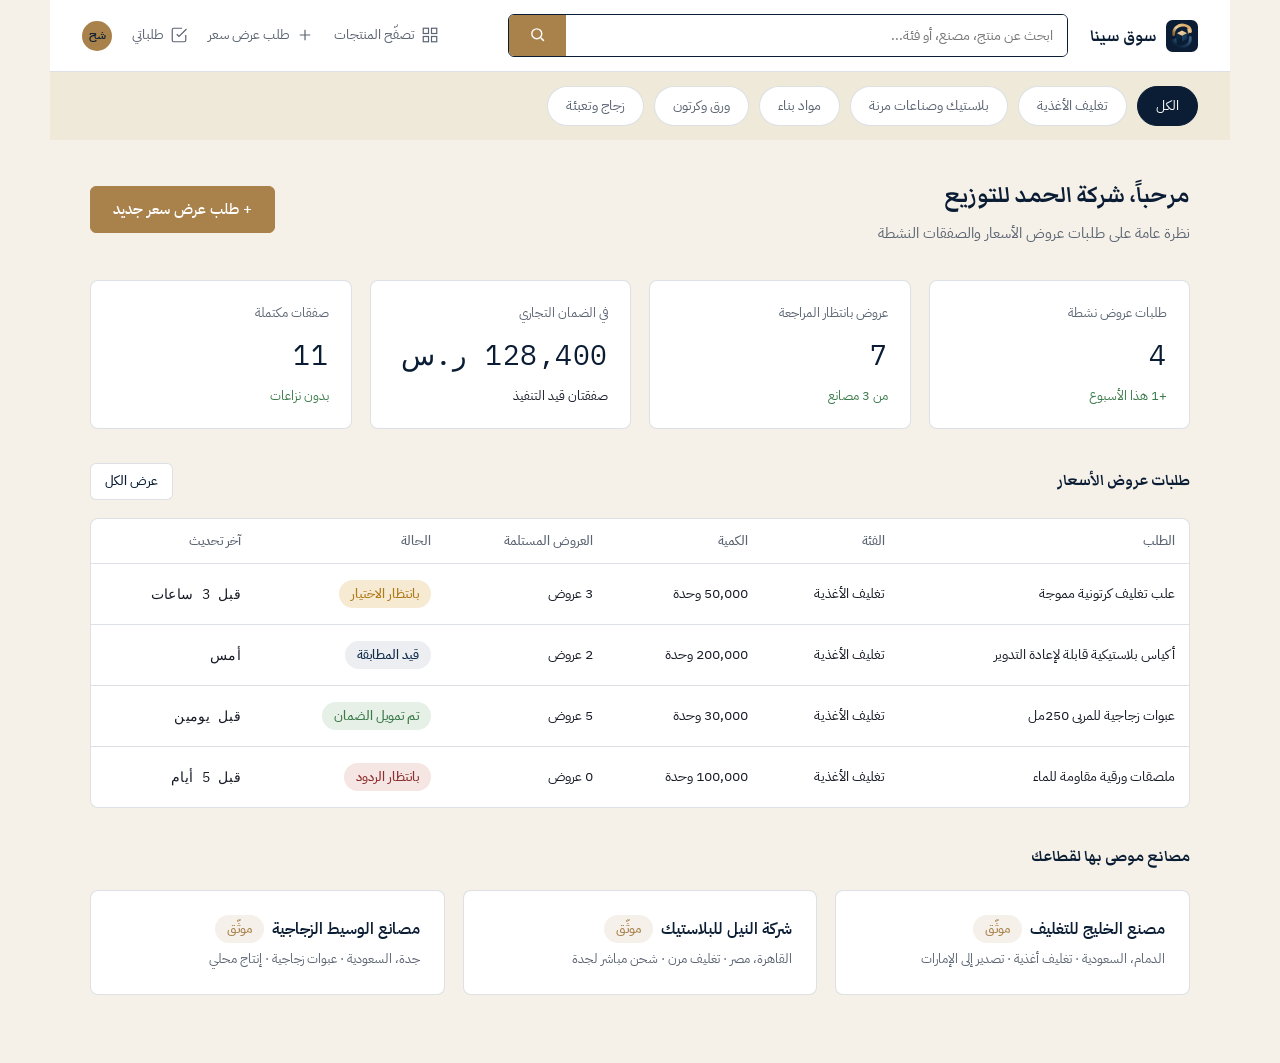
<file: buyer-dashboard.html>
<!DOCTYPE html>
<html lang="ar" dir="rtl">
<head>
<meta charset="UTF-8">
<meta name="viewport" content="width=device-width, initial-scale=1.0">
<title>لوحة المشتري — سوق سينا</title>
<link rel="icon" type="image/svg+xml" href="logo.svg?v=5">
<link rel="icon" type="image/png" sizes="32x32" href="favicon-32.png?v=5">
<link rel="apple-touch-icon" href="favicon-180.png?v=5">
<meta http-equiv="Cache-Control" content="no-cache, no-store, must-revalidate">
<meta http-equiv="Pragma" content="no-cache">
<meta http-equiv="Expires" content="0">
<link rel="stylesheet" href="app.css?v=6">
</head>
<body>
<div>
  <main class="main" style="padding:0;">
    <div class="topnav">
      <a href="buyer-dashboard.html" class="brand"><img src="logo.svg?v=5"><span>سوق سينا</span></a>
      <div class="search">
        <input type="text" id="dash-q" placeholder="ابحث عن منتج، مصنع، أو فئة..." onkeydown="if(event.key==='Enter') goSearch()">
        <button onclick="goSearch()"><svg width="17" height="17" viewBox="0 0 24 24" fill="none" stroke="currentColor" stroke-width="2"><circle cx="11" cy="11" r="7"/><path d="M21 21l-4.3-4.3"/></svg></button>
      </div>
      <div class="nav-links">
        <a href="search-results.html"><svg viewBox="0 0 24 24" fill="none" stroke="currentColor" stroke-width="1.6"><rect x="3" y="3" width="7" height="7"/><rect x="14" y="3" width="7" height="7"/><rect x="3" y="14" width="7" height="7"/><rect x="14" y="14" width="7" height="7"/></svg>تصفّح المنتجات</a>
        <a href="rfq-new.html"><svg viewBox="0 0 24 24" fill="none" stroke="currentColor" stroke-width="1.6"><path d="M12 5v14M5 12h14"/></svg>طلب عرض سعر</a>
        <a href="rfq-detail.html"><svg viewBox="0 0 24 24" fill="none" stroke="currentColor" stroke-width="1.6"><path d="M9 11l3 3L22 4"/><path d="M21 12v7a2 2 0 01-2 2H5a2 2 0 01-2-2V5a2 2 0 012-2h11"/></svg>طلباتي</a>
        <div class="acc-menu">
          <div class="acc-trigger" onclick="toggleAccMenu(event)">
            <div class="sb-avatar" style="width:30px;height:30px;font-size:12px;">شح</div>
          </div>
          <div class="acc-dropdown" id="acc-dropdown">
            <div class="acc-head">
              <div class="name">شركة الحمد للتوزيع</div>
              <div class="sub">مشترٍ · جدة</div>
            </div>
            <a href="account-settings.html?role=buyer">
              <svg viewBox="0 0 24 24" fill="none" stroke="currentColor" stroke-width="1.6"><circle cx="12" cy="8" r="4"/><path d="M4 21c0-4 4-6 8-6s8 2 8 6"/></svg>
              إعدادات الحساب
            </a>
            <a href="rfq-detail.html">
              <svg viewBox="0 0 24 24" fill="none" stroke="currentColor" stroke-width="1.6"><path d="M9 11l3 3L22 4"/><path d="M21 12v7a2 2 0 01-2 2H5a2 2 0 01-2-2V5a2 2 0 012-2h11"/></svg>
              طلباتي
            </a>
            <div class="divider"></div>
            <a href="index.html">
              <svg viewBox="0 0 24 24" fill="none" stroke="currentColor" stroke-width="1.6"><path d="M9 21H5a2 2 0 01-2-2V5a2 2 0 012-2h4M16 17l5-5-5-5M21 12H9"/></svg>
              تسجيل الخروج
            </a>
          </div>
        </div>
      </div>
    </div>
    <div class="category-chips">
      <span class="chip active">الكل</span>
      <span class="chip">تغليف الأغذية</span>
      <span class="chip">بلاستيك وصناعات مرنة</span>
      <span class="chip">مواد بناء</span>
      <span class="chip">ورق وكرتون</span>
      <span class="chip">زجاج وتعبئة</span>
    </div>
    <div style="padding:34px 40px;">
    <div class="topbar">
      <div>
        <h1>مرحباً، شركة الحمد للتوزيع</h1>
        <p>نظرة عامة على طلبات عروض الأسعار والصفقات النشطة</p>
      </div>
      <a href="rfq-new.html" class="btn btn-brass">+ طلب عرض سعر جديد</a>
    </div>

    <div class="kpi-grid">
      <div class="kpi"><div class="label">طلبات عروض نشطة</div><div class="value mono">4</div><div class="delta up">+1 هذا الأسبوع</div></div>
      <div class="kpi"><div class="label">عروض بانتظار المراجعة</div><div class="value mono">7</div><div class="delta up">من 3 مصانع</div></div>
      <div class="kpi"><div class="label">في الضمان التجاري</div><div class="value mono">128,400 ر.س</div><div class="delta">صفقتان قيد التنفيذ</div></div>
      <div class="kpi"><div class="label">صفقات مكتملة</div><div class="value mono">11</div><div class="delta up">بدون نزاعات</div></div>
    </div>

    <div class="sec-title"><h2>طلبات عروض الأسعار</h2><a href="#" class="btn btn-sm">عرض الكل</a></div>
    <div class="card" style="padding:0; margin-bottom:34px;">
      <table>
        <thead><tr><th>الطلب</th><th>الفئة</th><th>الكمية</th><th>العروض المستلمة</th><th>الحالة</th><th>آخر تحديث</th></tr></thead>
        <tbody>
          <tr class="row-link" onclick="location.href='rfq-detail.html'">
            <td>علب تغليف كرتونية مموجة</td><td>تغليف الأغذية</td><td>50,000 وحدة</td><td>3 عروض</td>
            <td><span class="badge badge-amber">بانتظار الاختيار</span></td><td class="mono">قبل 3 ساعات</td>
          </tr>
          <tr class="row-link" onclick="location.href='rfq-detail.html'">
            <td>أكياس بلاستيكية قابلة لإعادة التدوير</td><td>تغليف الأغذية</td><td>200,000 وحدة</td><td>2 عروض</td>
            <td><span class="badge badge-navy">قيد المطابقة</span></td><td class="mono">أمس</td>
          </tr>
          <tr class="row-link" onclick="location.href='rfq-detail.html'">
            <td>عبوات زجاجية للمربى 250مل</td><td>تغليف الأغذية</td><td>30,000 وحدة</td><td>5 عروض</td>
            <td><span class="badge badge-green">تم تمويل الضمان</span></td><td class="mono">قبل يومين</td>
          </tr>
          <tr class="row-link" onclick="location.href='rfq-detail.html'">
            <td>ملصقات ورقية مقاومة للماء</td><td>تغليف الأغذية</td><td>100,000 وحدة</td><td>0 عروض</td>
            <td><span class="badge badge-red">بانتظار الردود</span></td><td class="mono">قبل 5 أيام</td>
          </tr>
        </tbody>
      </table>
    </div>

    <div class="sec-title"><h2>مصانع موصى بها لقطاعك</h2></div>
    <div class="kpi-grid" style="grid-template-columns:repeat(3,1fr);">
      <div class="card">
        <div class="factory-name">مصنع الخليج للتغليف <span class="badge badge-brass">موثّق</span></div>
        <div class="factory-meta">الدمام، السعودية · تغليف أغذية · تصدير إلى الإمارات</div>
      </div>
      <div class="card">
        <div class="factory-name">شركة النيل للبلاستيك <span class="badge badge-brass">موثّق</span></div>
        <div class="factory-meta">القاهرة، مصر · تغليف مرن · شحن مباشر لجدة</div>
      </div>
      <div class="card">
        <div class="factory-name">مصانع الوسيط الزجاجية <span class="badge badge-brass">موثّق</span></div>
        <div class="factory-meta">جدة، السعودية · عبوات زجاجية · إنتاج محلي</div>
      </div>
    </div>
    </div>
  </main>
</div>
<script>
  function goSearch(){
    const q = document.getElementById('dash-q').value.trim();
    location.href = q ? 'search-results.html?q=' + encodeURIComponent(q) : 'search-results.html';
  }
  function toggleAccMenu(e){
    e.stopPropagation();
    document.getElementById('acc-dropdown').classList.toggle('open');
  }
  document.addEventListener('click', ()=>{
    const d = document.getElementById('acc-dropdown');
    if(d) d.classList.remove('open');
  });
</script>
</body>
</html>
</file>
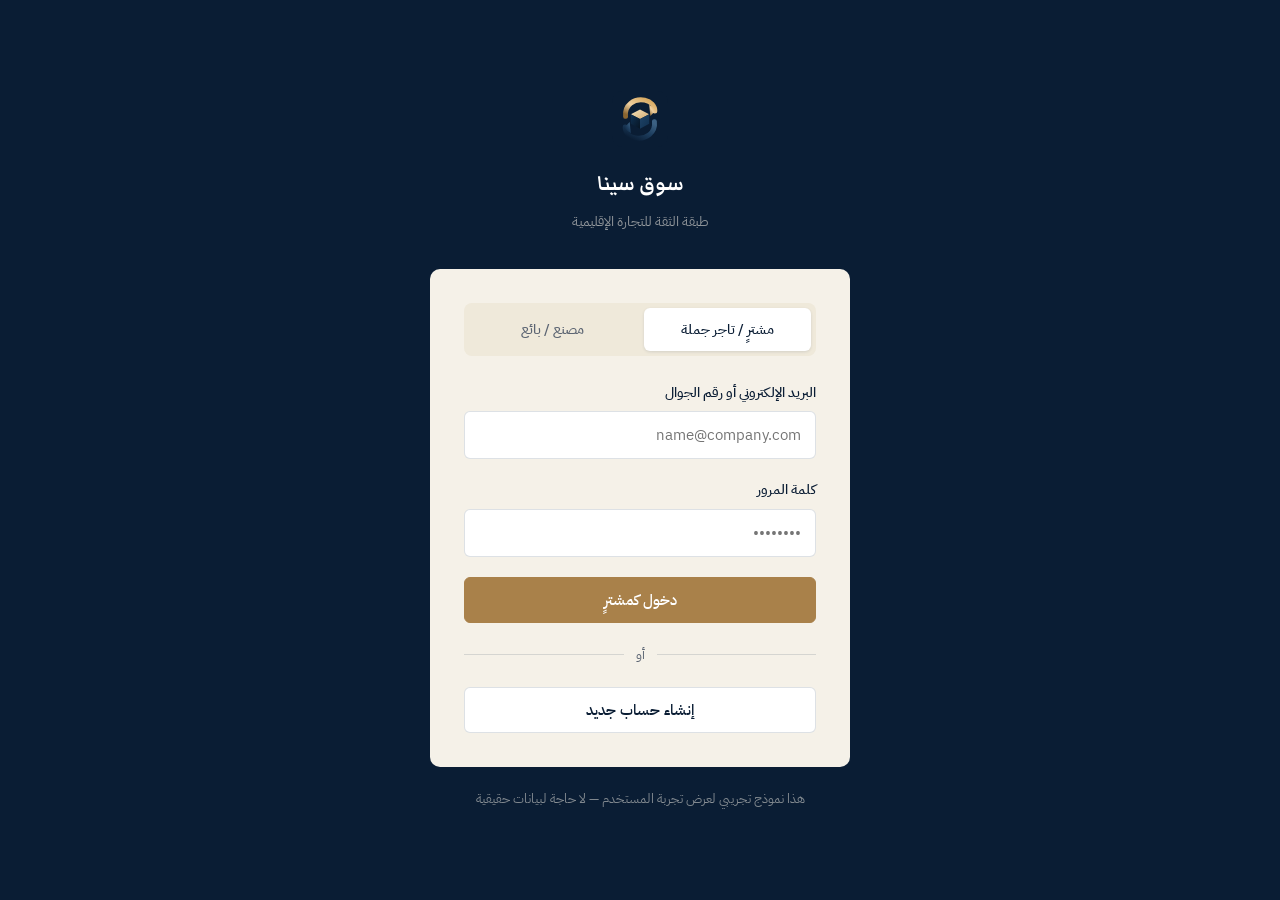
<file: login.html>
<!DOCTYPE html>
<html lang="ar" dir="rtl">
<head>
<meta charset="UTF-8">
<meta name="viewport" content="width=device-width, initial-scale=1.0">
<title>تسجيل الدخول — سوق سينا</title>
<link rel="icon" type="image/svg+xml" href="logo.svg?v=5">
<link rel="icon" type="image/png" sizes="32x32" href="favicon-32.png?v=5">
<link rel="apple-touch-icon" href="favicon-180.png?v=5">
<meta http-equiv="Cache-Control" content="no-cache, no-store, must-revalidate">
<meta http-equiv="Pragma" content="no-cache">
<meta http-equiv="Expires" content="0">
<link rel="stylesheet" href="app.css?v=6">
<style>
  body{ background:var(--navy-deep); min-height:100vh; display:flex; align-items:center; justify-content:center; padding:20px; }
  .login-wrap{ width:100%; max-width:420px; }
  .brand{ display:flex; flex-direction:column; align-items:center; margin-bottom:36px; }
  .brand .mark{
    width:56px; height:56px; border-radius:50%; border:1.5px solid var(--brass-light);
    display:flex; align-items:center; justify-content:center; margin-bottom:16px;
    font-family:'Markazi Text',serif; font-weight:700; color:var(--brass-light); font-size:24px;
  }
  .brand h1{ font-size:26px; color:#fff; }
  .brand p{ font-size:13.5px; color:rgba(245,241,232,0.55); margin-top:6px; }
  .panel{ background:var(--paper); border-radius:10px; padding:34px; }
  .role-toggle{ display:grid; grid-template-columns:1fr 1fr; gap:8px; margin-bottom:26px; background:var(--paper-2); padding:5px; border-radius:8px; }
  .role-btn{
    padding:11px; text-align:center; border-radius:6px; font-size:14px; font-weight:500;
    color:var(--slate); cursor:pointer; transition:all .18s ease; border:none; background:none; font-family:inherit;
  }
  .role-btn.active{ background:var(--white); color:var(--navy-deep); box-shadow:0 1px 3px rgba(15,42,74,0.12); }
  .demo-note{ text-align:center; font-size:12.5px; color:rgba(245,241,232,0.5); margin-top:22px; }
  .divider{ display:flex; align-items:center; gap:12px; margin:22px 0; color:var(--slate); font-size:12.5px; }
  .divider::before, .divider::after{ content:''; flex:1; height:1px; background:var(--line); }
</style>
</head>
<body>
  <div class="login-wrap">
    <div class="brand">
      <img src="logo.svg?v=5" style="width:56px;height:56px; margin-bottom:16px;" alt="سوق سينا">
      <h1>سوق سينا</h1>
      <p>طبقة الثقة للتجارة الإقليمية</p>
    </div>
    <div class="panel">
      <div class="role-toggle">
        <button class="role-btn active" id="btn-buyer" onclick="setRole('buyer')">مشترٍ / تاجر جملة</button>
        <button class="role-btn" id="btn-seller" onclick="setRole('seller')">مصنع / بائع</button>
      </div>
      <form id="login-form" onsubmit="return goDashboard(event)">
        <div class="field">
          <label>البريد الإلكتروني أو رقم الجوال</label>
          <input type="text" placeholder="name@company.com" required>
        </div>
        <div class="field">
          <label>كلمة المرور</label>
          <input type="password" placeholder="••••••••" required>
        </div>
        <button type="submit" class="btn btn-brass btn-block" id="submit-btn">دخول كمشترٍ</button>
      </form>
      <div class="divider">أو</div>
      <button class="btn btn-block" onclick="alert('في هذا المثال، التسجيل غير مفعّل — هذا نموذج عرض فقط.')">إنشاء حساب جديد</button>
    </div>
    <p class="demo-note">هذا نموذج تجريبي لعرض تجربة المستخدم — لا حاجة لبيانات حقيقية</p>
  </div>

<script>
  let role = 'buyer';
  function setRole(r){
    role = r;
    document.getElementById('btn-buyer').classList.toggle('active', r==='buyer');
    document.getElementById('btn-seller').classList.toggle('active', r==='seller');
    document.getElementById('submit-btn').textContent = r==='buyer' ? 'دخول كمشترٍ' : 'دخول كمصنع/بائع';
  }
  function goDashboard(e){
    e.preventDefault();
    window.location.href = role === 'buyer' ? 'buyer-dashboard.html' : 'seller-dashboard.html';
    return false;
  }
</script>
</body>
</html>
</file>
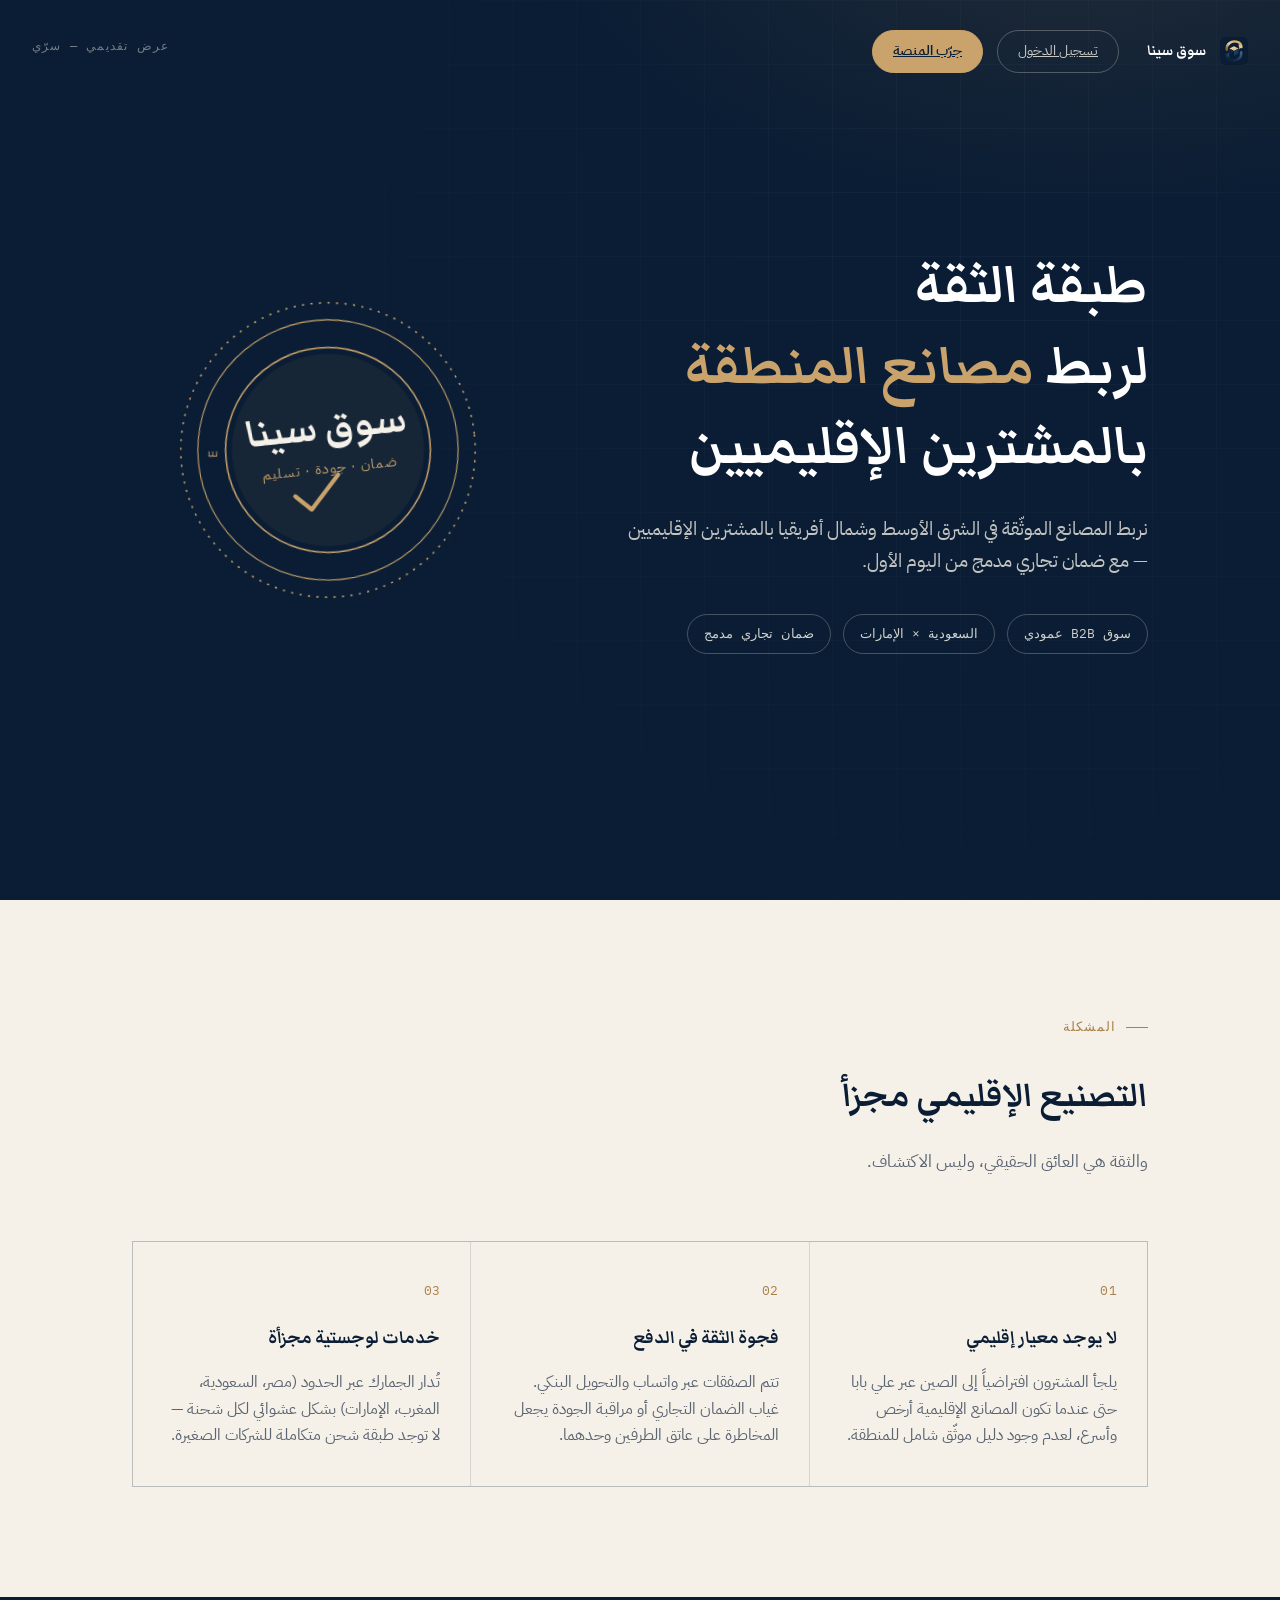
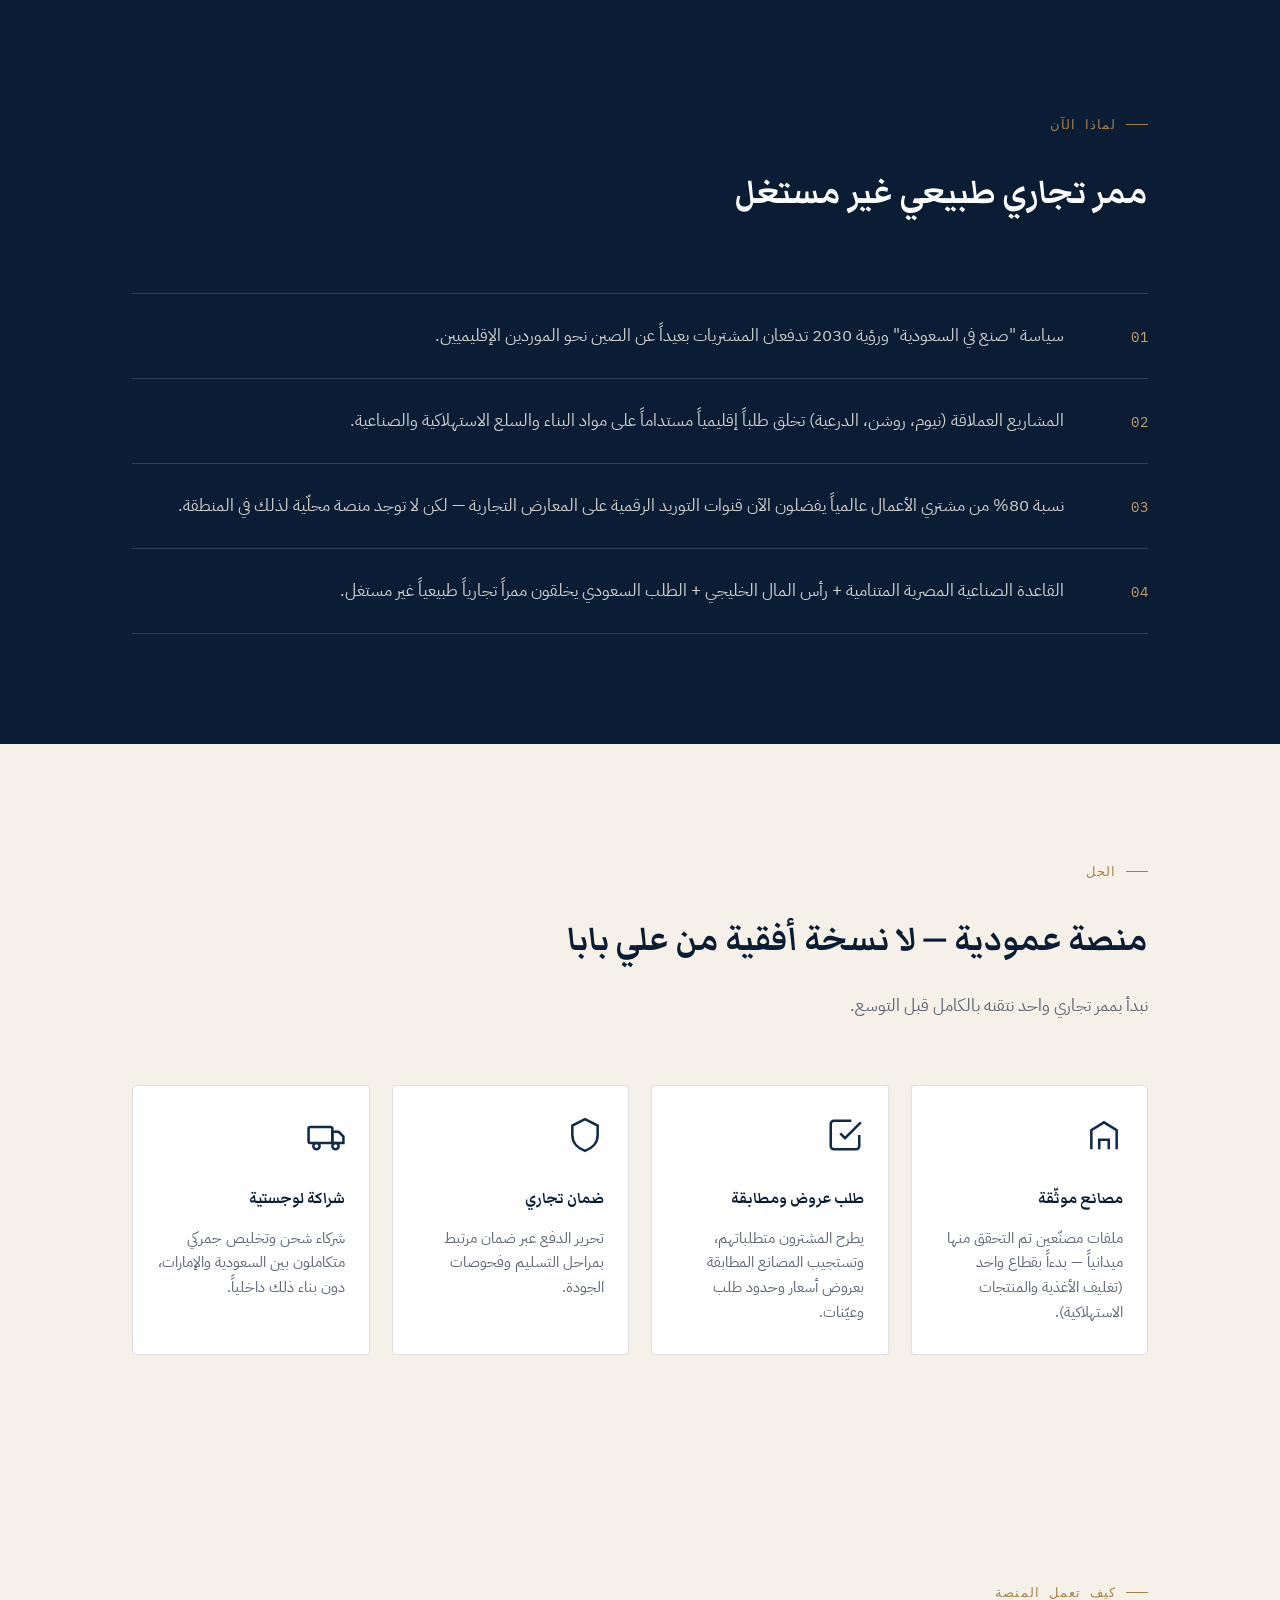
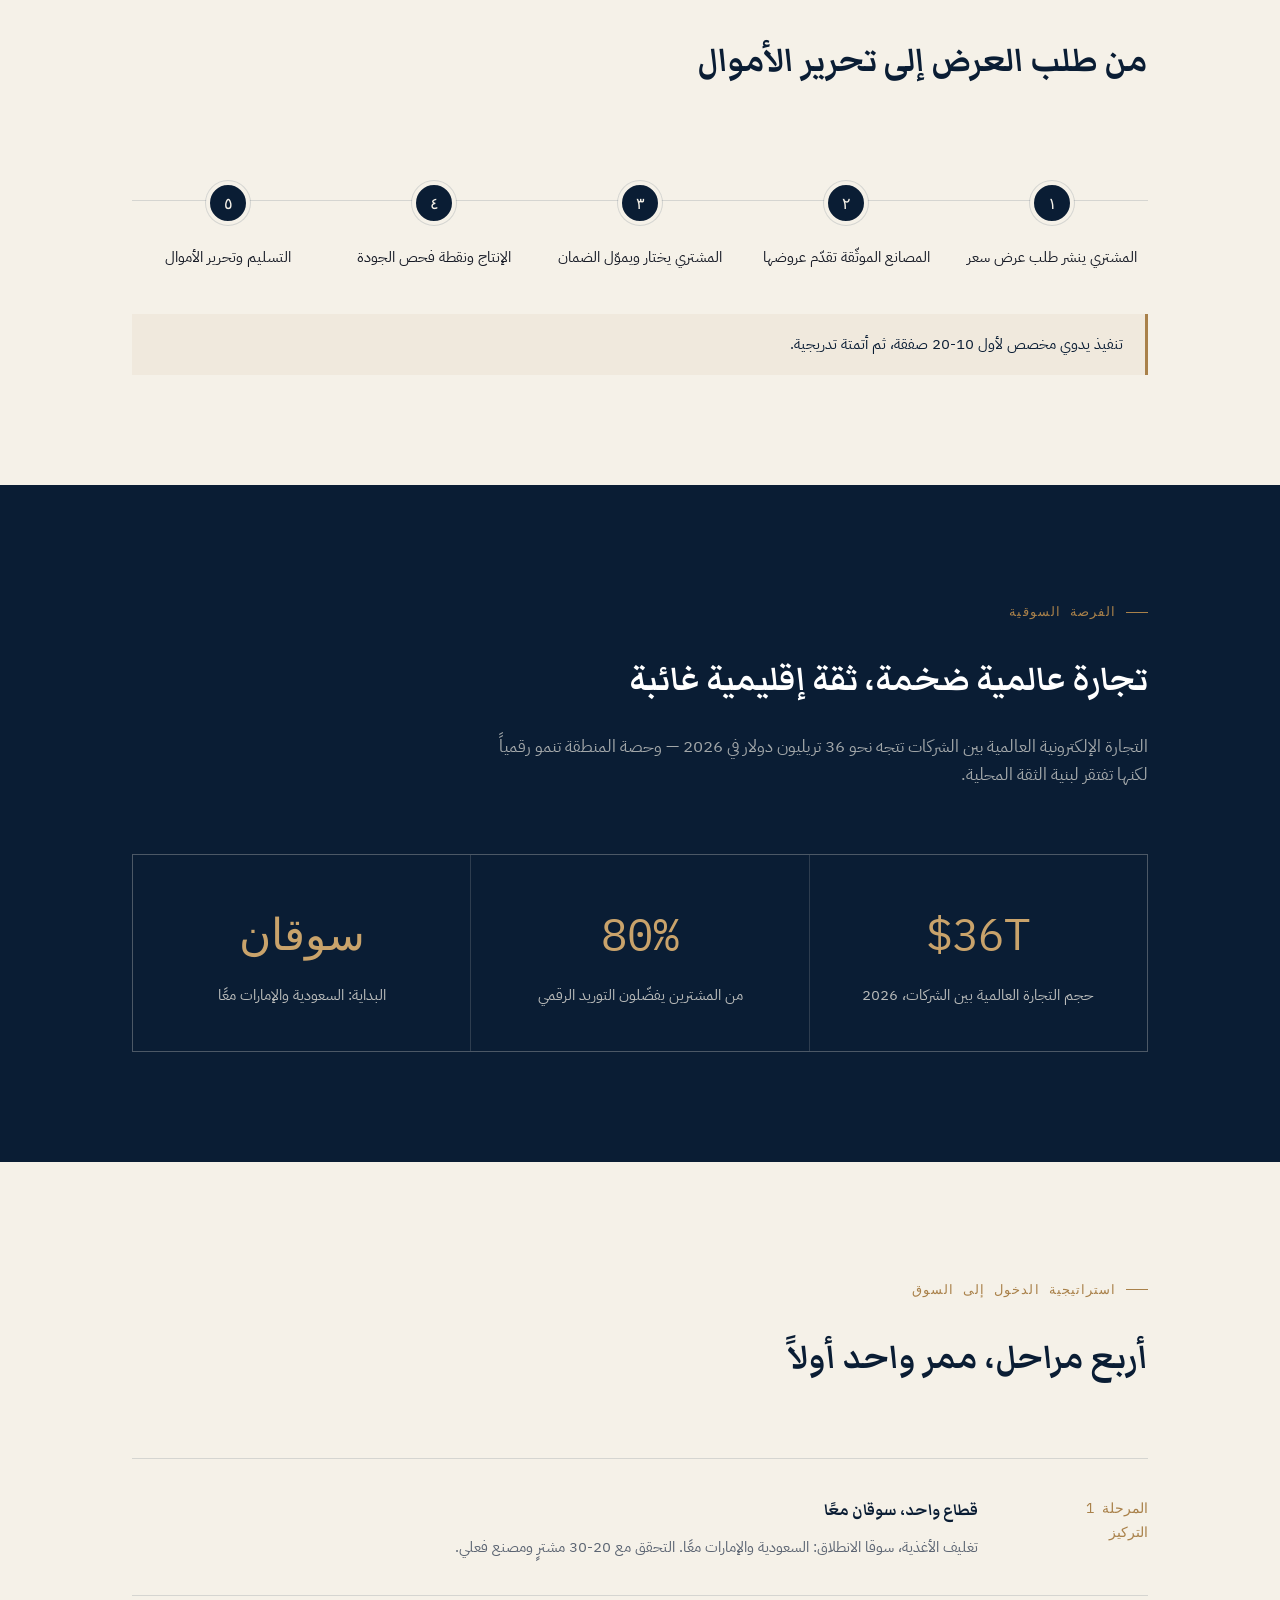
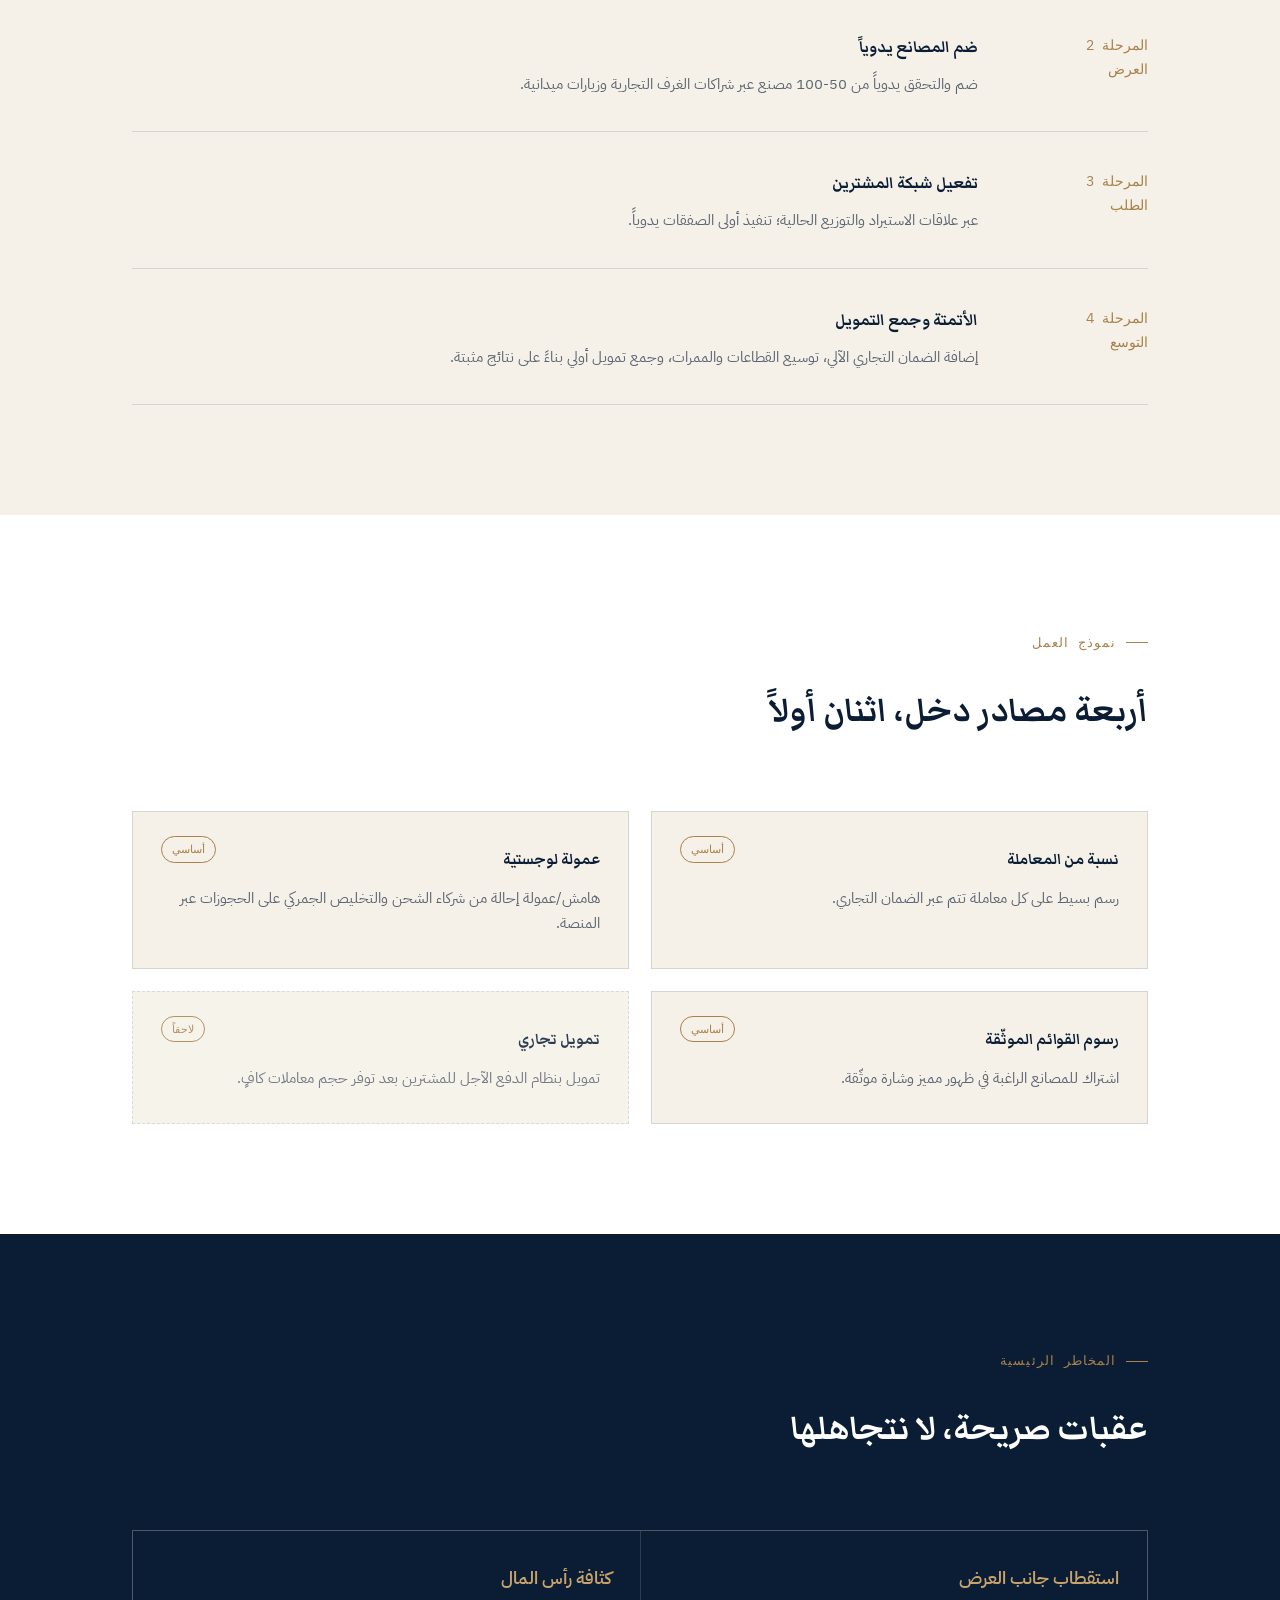
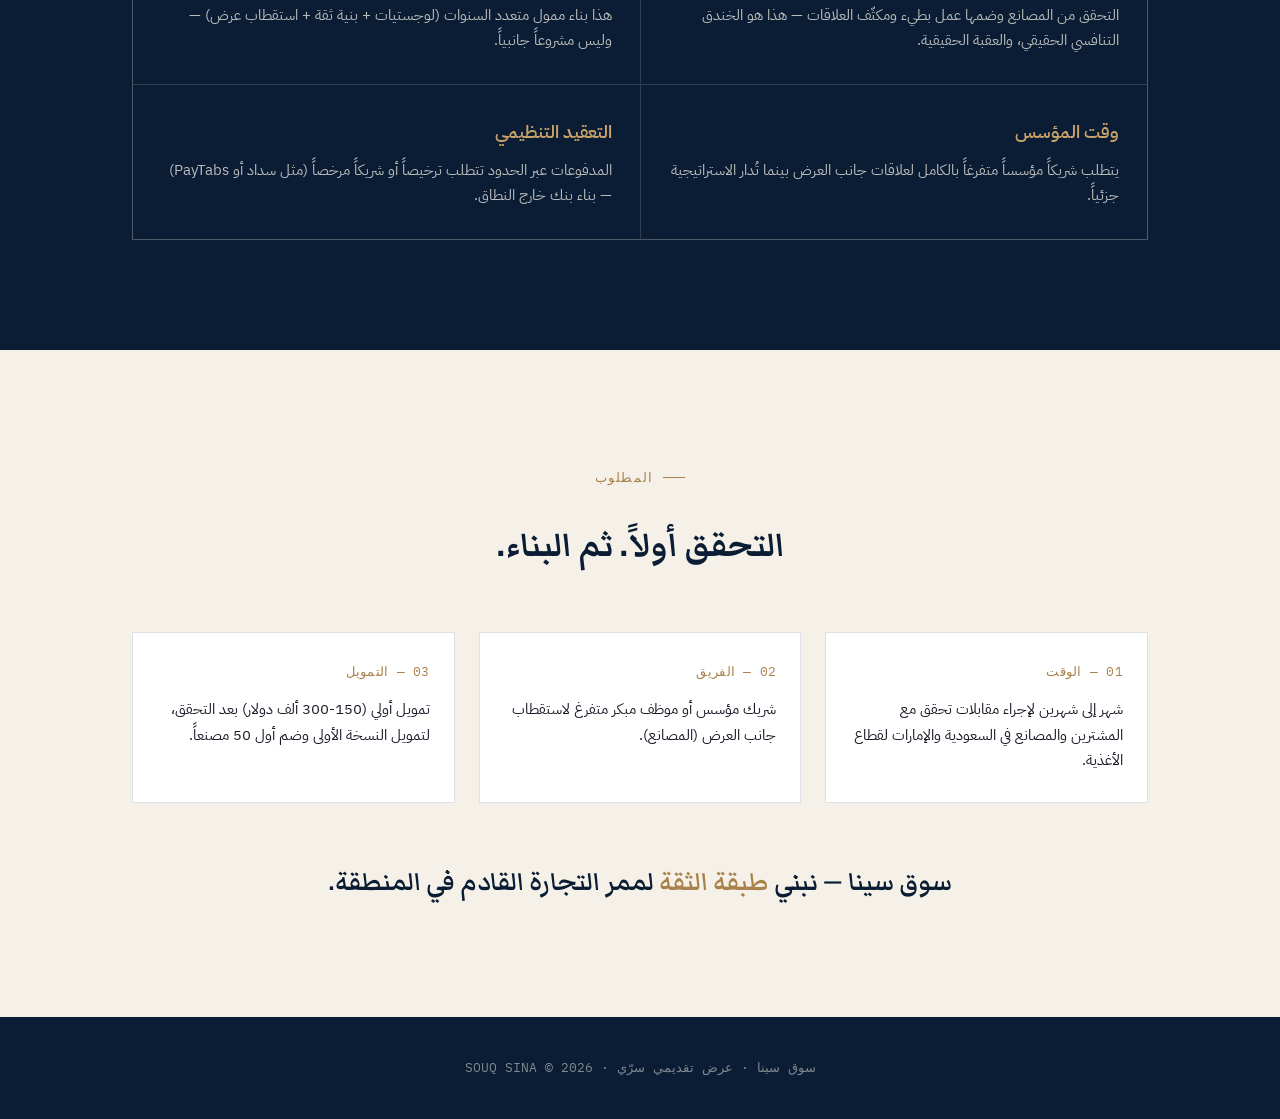
<file: pitch-deck.html>
<!DOCTYPE html>
<html lang="ar" dir="rtl">
<head>
<meta charset="UTF-8">
<meta name="viewport" content="width=device-width, initial-scale=1.0">
<title>سوق سينا — طبقة الثقة للتجارة الإقليمية</title>
<meta http-equiv="Cache-Control" content="no-cache, no-store, must-revalidate">
<meta http-equiv="Pragma" content="no-cache">
<meta http-equiv="Expires" content="0">
<link rel="icon" type="image/svg+xml" href="logo.svg?v=5">
<link rel="icon" type="image/png" sizes="32x32" href="favicon-32.png?v=5">
<link rel="apple-touch-icon" href="favicon-180.png?v=5">
<link rel="preconnect" href="https://fonts.googleapis.com">
<link href="https://fonts.googleapis.com/css2?family=Markazi+Text:wght@500;600;700&family=IBM+Plex+Sans+Arabic:wght@300;400;500;600;700&family=IBM+Plex+Mono:wght@500;600&display=swap" rel="stylesheet">
<style>
  :root{
    --paper:#F5F1E8;
    --ink:#171B26;
    --navy:#0F2A4A;
    --navy-deep:#0A1D34;
    --brass:#A9814A;
    --brass-light:#C9A36B;
    --slate:#5B6472;
    --line:rgba(15,42,74,0.14);
    --seal-red:#8C2F2F;
  }
  *{box-sizing:border-box; margin:0; padding:0;}
  html{scroll-behavior:smooth;}
  body{
    background:var(--paper);
    color:var(--ink);
    font-family:'IBM Plex Sans Arabic', sans-serif;
    line-height:1.7;
    overflow-x:hidden;
  }
  h1,h2,h3,.display{
    font-family:'Markazi Text', 'IBM Plex Sans Arabic', serif;
    font-weight:700;
    color:var(--navy-deep);
  }
  .mono{font-family:'IBM Plex Mono', monospace; letter-spacing:0.02em;}
  .wrap{max-width:1080px; margin:0 auto; padding:0 32px;}
  section{position:relative; padding:110px 0;}
  .eyebrow{
    display:inline-flex; align-items:center; gap:10px;
    font-family:'IBM Plex Mono', monospace;
    font-size:13px; letter-spacing:0.08em;
    color:var(--brass);
    margin-bottom:22px;
  }
  .eyebrow::before{
    content:'';
    width:22px; height:1px; background:var(--brass);
  }

  /* ---------- HERO ---------- */
  .hero{
    min-height:100vh;
    display:flex; align-items:center;
    background:
      radial-gradient(ellipse 900px 500px at 85% -10%, rgba(169,129,74,0.14), transparent 60%),
      var(--navy-deep);
    color:var(--paper);
    position:relative;
    overflow:hidden;
  }
  .hero::before{
    content:'';
    position:absolute; inset:0;
    background-image:
      linear-gradient(rgba(245,241,232,0.035) 1px, transparent 1px),
      linear-gradient(90deg, rgba(245,241,232,0.035) 1px, transparent 1px);
    background-size:64px 64px;
    mask-image: radial-gradient(circle at 75% 30%, black, transparent 70%);
  }
  .hero-grid{
    display:grid; grid-template-columns:1.3fr 0.9fr; gap:60px; align-items:center;
    position:relative; z-index:2; width:100%;
  }
  .hero h1{
    font-size:clamp(42px, 5.4vw, 68px);
    color:#fff;
    line-height:1.18;
    margin-bottom:26px;
  }
  .hero h1 em{
    font-style:normal; color:var(--brass-light);
  }
  .hero p.lede{
    font-size:19px; color:rgba(245,241,232,0.78);
    max-width:520px; margin-bottom:36px;
  }
  .hero-tags{display:flex; flex-wrap:wrap; gap:12px;}
  .tag{
    font-size:13px; font-family:'IBM Plex Mono',monospace;
    border:1px solid rgba(245,241,232,0.25);
    color:rgba(245,241,232,0.85);
    padding:8px 16px; border-radius:100px;
  }
  .confidential{
    position:absolute; top:36px; left:32px; z-index:3;
    font-family:'IBM Plex Mono', monospace; font-size:12px;
    color:rgba(245,241,232,0.45); letter-spacing:0.1em;
  }
  .top-nav{
    position:absolute; top:30px; right:32px; z-index:3;
    display:flex; gap:14px; align-items:center;
  }
  .top-nav a{
    font-size:13.5px; color:rgba(245,241,232,0.8);
    border:1px solid rgba(245,241,232,0.28); padding:9px 20px; border-radius:100px;
    transition:all .2s ease;
  }
  .top-nav a.filled{ background:#C9A36B; color:#0A1D34; border-color:#C9A36B; font-weight:600; }
  .top-nav a:hover{ border-color:#C9A36B; color:#C9A36B; }
  .top-nav a.filled:hover{ background:#dab179; color:#0A1D34; }

  /* Seal signature element */
  .seal-wrap{ display:flex; justify-content:center; }
  .seal{ width:min(320px, 100%); animation:sealIn 1.4s cubic-bezier(.2,.9,.25,1) both; }
  @keyframes sealIn{
    0%{ opacity:0; transform:scale(0.7) rotate(-14deg); }
    100%{ opacity:1; transform:scale(1) rotate(-6deg); }
  }
  .seal-ring{ transform-origin:center; }
  .seal:hover .seal-ring{ animation:spin 20s linear infinite; }
  @keyframes spin{ to{ transform:rotate(360deg);} }

  /* ---------- SECTION HEADERS ---------- */
  .sec-head{ max-width:680px; margin-bottom:64px; }
  .sec-head h2{ font-size:clamp(30px,3.4vw,42px); margin-bottom:16px; }
  .sec-head p{ font-size:17px; color:var(--slate); }

  /* ---------- PROBLEM ---------- */
  .problem{ background:var(--paper); }
  .problem-grid{ display:grid; grid-template-columns:repeat(3,1fr); gap:1px; background:var(--line); border:1px solid var(--line); }
  .problem-card{ background:var(--paper); padding:38px 30px; }
  .problem-card .num{ font-family:'IBM Plex Mono',monospace; color:var(--brass); font-size:13px; margin-bottom:18px; display:block; }
  .problem-card h3{ font-size:22px; margin-bottom:12px; color:var(--navy-deep); }
  .problem-card p{ color:var(--slate); font-size:15.5px; }

  /* ---------- WHY NOW ---------- */
  .whynow{ background:var(--navy-deep); color:var(--paper); }
  .whynow .sec-head h2{ color:#fff; }
  .whynow .sec-head p{ color:rgba(245,241,232,0.65); }
  .why-list{ display:grid; gap:0; border-top:1px solid rgba(245,241,232,0.15); }
  .why-item{
    display:grid; grid-template-columns:60px 1fr; gap:24px;
    padding:28px 0; border-bottom:1px solid rgba(245,241,232,0.15);
  }
  .why-item .mono{ color:var(--brass-light); font-size:14px; padding-top:4px;}
  .why-item p{ font-size:16.5px; color:rgba(245,241,232,0.85); }

  /* ---------- SOLUTION ---------- */
  .solution{ background:var(--paper); }
  .sol-grid{ display:grid; grid-template-columns:repeat(4,1fr); gap:22px; }
  .sol-card{
    background:#fff; border:1px solid var(--line); border-radius:4px;
    padding:30px 24px; position:relative;
    transition:transform .35s ease, box-shadow .35s ease;
  }
  .sol-card:hover{ transform:translateY(-6px); box-shadow:0 20px 40px -18px rgba(15,42,74,0.25); }
  .sol-icon{ width:38px; height:38px; margin-bottom:20px; color:var(--navy); }
  .sol-card h3{ font-size:19px; margin-bottom:10px; color:var(--navy-deep); }
  .sol-card p{ font-size:14.5px; color:var(--slate); }

  /* ---------- HOW IT WORKS ---------- */
  .flow{ background:var(--paper); }
  .flow-track{ position:relative; padding-top:20px; }
  .flow-line{
    position:absolute; top:39px; right:0; left:0; height:1px; background:var(--line);
  }
  .flow-steps{ display:grid; grid-template-columns:repeat(5,1fr); gap:14px; position:relative; z-index:1;}
  .flow-step{ text-align:center; }
  .flow-dot{
    width:44px; height:44px; border-radius:50%;
    background:var(--navy-deep); color:var(--paper);
    display:flex; align-items:center; justify-content:center;
    font-family:'IBM Plex Mono',monospace; font-size:16px;
    margin:0 auto 20px; border:4px solid var(--paper); box-shadow:0 0 0 1px var(--line);
  }
  .flow-step p{ font-size:14.5px; color:var(--ink); padding:0 6px; }
  .flow-note{
    margin-top:44px; padding:18px 22px; border-right:3px solid var(--brass);
    background:rgba(169,129,74,0.07); font-size:14.5px; color:var(--navy-deep);
  }

  /* ---------- MARKET ---------- */
  .market{ background:var(--navy-deep); color:var(--paper); }
  .market .sec-head h2{ color:#fff; }
  .market .sec-head p{ color:rgba(245,241,232,0.65); }
  .stat-grid{ display:grid; grid-template-columns:repeat(3,1fr); gap:1px; background:rgba(245,241,232,0.15); border:1px solid rgba(245,241,232,0.15); }
  .stat{ background:var(--navy-deep); padding:42px 30px; text-align:center; }
  .stat .big{ font-family:'IBM Plex Mono',monospace; font-size:44px; color:var(--brass-light); display:block; margin-bottom:10px; }
  .stat .label{ font-size:14.5px; color:rgba(245,241,232,0.75); }

  /* ---------- GTM ---------- */
  .gtm{ background:var(--paper); }
  .phase-list{ display:flex; flex-direction:column; gap:0; }
  .phase{
    display:grid; grid-template-columns:140px 1fr; gap:30px;
    padding:34px 0; border-bottom:1px solid var(--line);
    align-items:start;
  }
  .phase:first-child{ border-top:1px solid var(--line); }
  .phase-label{ font-family:'IBM Plex Mono',monospace; color:var(--brass); font-size:14px; padding-top:4px; }
  .phase h3{ font-size:20px; margin-bottom:8px; color:var(--navy-deep); }
  .phase p{ color:var(--slate); font-size:15px; }

  /* ---------- BUSINESS MODEL ---------- */
  .model{ background:#fff; }
  .model-grid{ display:grid; grid-template-columns:repeat(2,1fr); gap:22px; }
  .model-card{
    border:1px solid var(--line); padding:32px 28px; position:relative;
    background:var(--paper);
  }
  .model-card.future{ border-style:dashed; opacity:0.85; }
  .model-tag{
    position:absolute; top:24px; left:28px;
    font-family:'IBM Plex Mono',monospace; font-size:11px;
    color:var(--brass); border:1px solid var(--brass); border-radius:100px;
    padding:3px 10px;
  }
  .model-card h3{ font-size:19px; margin-bottom:10px; color:var(--navy-deep); padding-left:90px;}
  .model-card p{ font-size:14.5px; color:var(--slate); }

  /* ---------- RISKS ---------- */
  .risks{ background:var(--navy-deep); color:var(--paper); }
  .risks .sec-head h2{ color:#fff; }
  .risks .sec-head p{ color:rgba(245,241,232,0.65); }
  .risk-grid{ display:grid; grid-template-columns:repeat(2,1fr); gap:1px; background:rgba(245,241,232,0.15); border:1px solid rgba(245,241,232,0.15); }
  .risk-card{ background:var(--navy-deep); padding:32px 28px; }
  .risk-card h3{ font-size:18px; color:var(--brass-light); margin-bottom:10px; font-family:'IBM Plex Sans Arabic'; font-weight:600;}
  .risk-card p{ font-size:14.5px; color:rgba(245,241,232,0.75); }

  /* ---------- ASK ---------- */
  .ask{ background:var(--paper); text-align:center; }
  .ask .sec-head{ margin:0 auto 50px; text-align:center; }
  .ask-list{ display:grid; grid-template-columns:repeat(3,1fr); gap:24px; margin-bottom:56px; text-align:right;}
  .ask-card{ background:#fff; border:1px solid var(--line); padding:28px 24px; }
  .ask-card .mono{ color:var(--brass); font-size:13px; display:block; margin-bottom:14px;}
  .ask-card p{ font-size:15px; color:var(--ink); }
  .closing{
    font-family:'Markazi Text', serif; font-weight:600;
    font-size:clamp(24px,3vw,32px); color:var(--navy-deep);
    max-width:640px; margin:0 auto; line-height:1.5;
  }
  .closing .brass{ color:var(--brass); }

  footer{
    background:var(--navy-deep); color:rgba(245,241,232,0.5);
    padding:40px 0; text-align:center; font-size:13px;
    font-family:'IBM Plex Mono',monospace;
  }

  .reveal{ opacity:0; transform:translateY(24px); transition:opacity .7s ease, transform .7s ease; }
  .reveal.in{ opacity:1; transform:translateY(0); }

  @media (max-width:860px){
    .hero-grid{ grid-template-columns:1fr; }
    .seal-wrap{ order:-1; margin-bottom:10px; }
    .problem-grid, .sol-grid, .stat-grid, .model-grid, .risk-grid, .ask-list{ grid-template-columns:1fr; }
    .flow-steps{ grid-template-columns:repeat(1,1fr); gap:26px; }
    .flow-line{ display:none; }
    .why-item{ grid-template-columns:44px 1fr; }
    section{ padding:70px 0; }
    .model-card h3{ padding-left:0; margin-top:30px; }
    .model-tag{ position:static; display:inline-block; margin-bottom:14px; }
  }
</style>
</head>
<body>

<section class="hero">
  <span class="confidential">عرض تقديمي — سرّي</span>
  <div class="top-nav">
    <img src="logo.svg?v=5" style="width:28px;height:28px;">
    <span style="font-family:'Markazi Text',serif; font-weight:700; font-size:18px; color:#fff; margin-left:14px;">سوق سينا</span>
    <a href="login.html">تسجيل الدخول</a>
    <a href="login.html" class="filled">جرّب المنصة</a>
  </div>
  <div class="wrap hero-grid">
    <div>
      <h1>طبقة الثقة<br>لربط <em>مصانع المنطقة</em><br>بالمشترين الإقليميين</h1>
      <p class="lede">نربط المصانع الموثّقة في الشرق الأوسط وشمال أفريقيا بالمشترين الإقليميين — مع ضمان تجاري مدمج من اليوم الأول.</p>
      <div class="hero-tags">
        <span class="tag">سوق B2B عمودي</span>
        <span class="tag">السعودية × الإمارات</span>
        <span class="tag">ضمان تجاري مدمج</span>
      </div>
    </div>
    <div class="seal-wrap">
      <svg class="seal" viewBox="0 0 300 300" xmlns="http://www.w3.org/2000/svg">
        <g class="seal-ring">
          <circle cx="150" cy="150" r="138" fill="none" stroke="#C9A36B" stroke-width="1.4" stroke-dasharray="2 6"/>
          <circle cx="150" cy="150" r="122" fill="none" stroke="#C9A36B" stroke-width="1"/>
          <path id="ringpath" fill="none" d="M150,150 m-104,0 a104,104 0 1,1 208,0 a104,104 0 1,1 -208,0"/>
          <text font-family="IBM Plex Mono, monospace" font-size="11.5" fill="#C9A36B" letter-spacing="3">
            <textPath href="#ringpath" startOffset="2%">SOUQ SINA · TRADE ASSURANCE · SOUQ SINA · TRADE ASSURANCE ·</textPath>
          </text>
        </g>
        <circle cx="150" cy="150" r="96" fill="none" stroke="#C9A36B" stroke-width="1.4"/>
        <circle cx="150" cy="150" r="90" fill="rgba(201,163,107,0.06)"/>
        <text x="150" y="140" text-anchor="middle" font-family="Markazi Text, serif" font-weight="700" font-size="46" fill="#F5F1E8">سوق سينا</text>
        <text x="150" y="172" text-anchor="middle" font-family="IBM Plex Sans Arabic" font-size="13" fill="#C9A36B" letter-spacing="1">ضمان · جودة · تسليم</text>
        <path d="M115 190 l14 14 28-30" stroke="#C9A36B" stroke-width="4" fill="none" stroke-linecap="round" stroke-linejoin="round"/>
      </svg>
    </div>
  </div>
</section>

<section class="problem">
  <div class="wrap">
    <div class="sec-head reveal">
      <span class="eyebrow">المشكلة</span>
      <h2>التصنيع الإقليمي مجزأ</h2>
      <p>والثقة هي العائق الحقيقي، وليس الاكتشاف.</p>
    </div>
    <div class="problem-grid reveal">
      <div class="problem-card">
        <span class="num mono">01</span>
        <h3>لا يوجد معيار إقليمي</h3>
        <p>يلجأ المشترون افتراضياً إلى الصين عبر علي بابا حتى عندما تكون المصانع الإقليمية أرخص وأسرع، لعدم وجود دليل موثّق شامل للمنطقة.</p>
      </div>
      <div class="problem-card">
        <span class="num mono">02</span>
        <h3>فجوة الثقة في الدفع</h3>
        <p>تتم الصفقات عبر واتساب والتحويل البنكي. غياب الضمان التجاري أو مراقبة الجودة يجعل المخاطرة على عاتق الطرفين وحدهما.</p>
      </div>
      <div class="problem-card">
        <span class="num mono">03</span>
        <h3>خدمات لوجستية مجزأة</h3>
        <p>تُدار الجمارك عبر الحدود (مصر، السعودية، المغرب، الإمارات) بشكل عشوائي لكل شحنة — لا توجد طبقة شحن متكاملة للشركات الصغيرة.</p>
      </div>
    </div>
  </div>
</section>

<section class="whynow">
  <div class="wrap">
    <div class="sec-head reveal">
      <span class="eyebrow">لماذا الآن</span>
      <h2>ممر تجاري طبيعي غير مستغل</h2>
    </div>
    <div class="why-list reveal">
      <div class="why-item">
        <span class="mono">01</span>
        <p>سياسة "صنع في السعودية" ورؤية 2030 تدفعان المشتريات بعيداً عن الصين نحو الموردين الإقليميين.</p>
      </div>
      <div class="why-item">
        <span class="mono">02</span>
        <p>المشاريع العملاقة (نيوم، روشن، الدرعية) تخلق طلباً إقليمياً مستداماً على مواد البناء والسلع الاستهلاكية والصناعية.</p>
      </div>
      <div class="why-item">
        <span class="mono">03</span>
        <p>نسبة 80% من مشتري الأعمال عالمياً يفضلون الآن قنوات التوريد الرقمية على المعارض التجارية — لكن لا توجد منصة محلّية لذلك في المنطقة.</p>
      </div>
      <div class="why-item">
        <span class="mono">04</span>
        <p>القاعدة الصناعية المصرية المتنامية + رأس المال الخليجي + الطلب السعودي يخلقون ممراً تجارياً طبيعياً غير مستغل.</p>
      </div>
    </div>
  </div>
</section>

<section class="solution">
  <div class="wrap">
    <div class="sec-head reveal">
      <span class="eyebrow">الحل</span>
      <h2>منصة عمودية — لا نسخة أفقية من علي بابا</h2>
      <p>نبدأ بممر تجاري واحد نتقنه بالكامل قبل التوسع.</p>
    </div>
    <div class="sol-grid reveal">
      <div class="sol-card">
        <svg class="sol-icon" viewBox="0 0 24 24" fill="none" stroke="currentColor" stroke-width="1.6"><path d="M4 21V9l8-5 8 5v12"/><path d="M9 21v-6h6v6"/></svg>
        <h3>مصانع موثّقة</h3>
        <p>ملفات مصنّعين تم التحقق منها ميدانياً — بدءاً بقطاع واحد (تغليف الأغذية والمنتجات الاستهلاكية).</p>
      </div>
      <div class="sol-card">
        <svg class="sol-icon" viewBox="0 0 24 24" fill="none" stroke="currentColor" stroke-width="1.6"><path d="M9 11l3 3L22 4"/><path d="M21 12v7a2 2 0 01-2 2H5a2 2 0 01-2-2V5a2 2 0 012-2h11"/></svg>
        <h3>طلب عروض ومطابقة</h3>
        <p>يطرح المشترون متطلباتهم، وتستجيب المصانع المطابقة بعروض أسعار وحدود طلب وعيّنات.</p>
      </div>
      <div class="sol-card">
        <svg class="sol-icon" viewBox="0 0 24 24" fill="none" stroke="currentColor" stroke-width="1.6"><path d="M12 2l8 4v6c0 5-3.5 8.5-8 10-4.5-1.5-8-5-8-10V6l8-4z"/></svg>
        <h3>ضمان تجاري</h3>
        <p>تحرير الدفع عبر ضمان مرتبط بمراحل التسليم وفحوصات الجودة.</p>
      </div>
      <div class="sol-card">
        <svg class="sol-icon" viewBox="0 0 24 24" fill="none" stroke="currentColor" stroke-width="1.6"><rect x="1" y="7" width="15" height="10" rx="1"/><path d="M16 10h4l3 3v4h-7z"/><circle cx="6" cy="19" r="2"/><circle cx="18" cy="19" r="2"/></svg>
        <h3>شراكة لوجستية</h3>
        <p>شركاء شحن وتخليص جمركي متكاملون بين السعودية والإمارات، دون بناء ذلك داخلياً.</p>
      </div>
    </div>
  </div>
</section>

<section class="flow">
  <div class="wrap">
    <div class="sec-head reveal">
      <span class="eyebrow">كيف تعمل المنصة</span>
      <h2>من طلب العرض إلى تحرير الأموال</h2>
    </div>
    <div class="flow-track reveal">
      <div class="flow-line"></div>
      <div class="flow-steps">
        <div class="flow-step"><div class="flow-dot">١</div><p>المشتري ينشر طلب عرض سعر</p></div>
        <div class="flow-step"><div class="flow-dot">٢</div><p>المصانع الموثّقة تقدّم عروضها</p></div>
        <div class="flow-step"><div class="flow-dot">٣</div><p>المشتري يختار ويموّل الضمان</p></div>
        <div class="flow-step"><div class="flow-dot">٤</div><p>الإنتاج ونقطة فحص الجودة</p></div>
        <div class="flow-step"><div class="flow-dot">٥</div><p>التسليم وتحرير الأموال</p></div>
      </div>
      <div class="flow-note">تنفيذ يدوي مخصص لأول 10-20 صفقة، ثم أتمتة تدريجية.</div>
    </div>
  </div>
</section>

<section class="market">
  <div class="wrap">
    <div class="sec-head reveal">
      <span class="eyebrow">الفرصة السوقية</span>
      <h2>تجارة عالمية ضخمة، ثقة إقليمية غائبة</h2>
      <p>التجارة الإلكترونية العالمية بين الشركات تتجه نحو 36 تريليون دولار في 2026 — وحصة المنطقة تنمو رقمياً لكنها تفتقر لبنية الثقة المحلية.</p>
    </div>
    <div class="stat-grid reveal">
      <div class="stat"><span class="big">36T$</span><span class="label">حجم التجارة العالمية بين الشركات، 2026</span></div>
      <div class="stat"><span class="big">80%</span><span class="label">من المشترين يفضّلون التوريد الرقمي</span></div>
      <div class="stat"><span class="big">سوقان</span><span class="label">البداية: السعودية والإمارات معًا</span></div>
    </div>
  </div>
</section>

<section class="gtm">
  <div class="wrap">
    <div class="sec-head reveal">
      <span class="eyebrow">استراتيجية الدخول إلى السوق</span>
      <h2>أربع مراحل، ممر واحد أولاً</h2>
    </div>
    <div class="phase-list reveal">
      <div class="phase">
        <span class="phase-label">المرحلة 1<br>التركيز</span>
        <div><h3>قطاع واحد، سوقان معًا</h3><p>تغليف الأغذية، سوقا الانطلاق: السعودية والإمارات معًا. التحقق مع 20-30 مشترٍ ومصنع فعلي.</p></div>
      </div>
      <div class="phase">
        <span class="phase-label">المرحلة 2<br>العرض</span>
        <div><h3>ضم المصانع يدوياً</h3><p>ضم والتحقق يدوياً من 50-100 مصنع عبر شراكات الغرف التجارية وزيارات ميدانية.</p></div>
      </div>
      <div class="phase">
        <span class="phase-label">المرحلة 3<br>الطلب</span>
        <div><h3>تفعيل شبكة المشترين</h3><p>عبر علاقات الاستيراد والتوزيع الحالية؛ تنفيذ أولى الصفقات يدوياً.</p></div>
      </div>
      <div class="phase">
        <span class="phase-label">المرحلة 4<br>التوسع</span>
        <div><h3>الأتمتة وجمع التمويل</h3><p>إضافة الضمان التجاري الآلي، توسيع القطاعات والممرات، وجمع تمويل أولي بناءً على نتائج مثبتة.</p></div>
      </div>
    </div>
  </div>
</section>

<section class="model">
  <div class="wrap">
    <div class="sec-head reveal">
      <span class="eyebrow">نموذج العمل</span>
      <h2>أربعة مصادر دخل، اثنان أولاً</h2>
    </div>
    <div class="model-grid reveal">
      <div class="model-card">
        <span class="model-tag">أساسي</span>
        <h3>نسبة من المعاملة</h3>
        <p>رسم بسيط على كل معاملة تتم عبر الضمان التجاري.</p>
      </div>
      <div class="model-card">
        <span class="model-tag">أساسي</span>
        <h3>عمولة لوجستية</h3>
        <p>هامش/عمولة إحالة من شركاء الشحن والتخليص الجمركي على الحجوزات عبر المنصة.</p>
      </div>
      <div class="model-card">
        <span class="model-tag">أساسي</span>
        <h3>رسوم القوائم الموثّقة</h3>
        <p>اشتراك للمصانع الراغبة في ظهور مميز وشارة موثّقة.</p>
      </div>
      <div class="model-card future">
        <span class="model-tag">لاحقاً</span>
        <h3>تمويل تجاري</h3>
        <p>تمويل بنظام الدفع الآجل للمشترين بعد توفر حجم معاملات كافٍ.</p>
      </div>
    </div>
  </div>
</section>

<section class="risks">
  <div class="wrap">
    <div class="sec-head reveal">
      <span class="eyebrow">المخاطر الرئيسية</span>
      <h2>عقبات صريحة، لا نتجاهلها</h2>
    </div>
    <div class="risk-grid reveal">
      <div class="risk-card"><h3>استقطاب جانب العرض</h3><p>التحقق من المصانع وضمها عمل بطيء ومكثّف العلاقات — هذا هو الخندق التنافسي الحقيقي، والعقبة الحقيقية.</p></div>
      <div class="risk-card"><h3>كثافة رأس المال</h3><p>هذا بناء ممول متعدد السنوات (لوجستيات + بنية ثقة + استقطاب عرض) — وليس مشروعاً جانبياً.</p></div>
      <div class="risk-card"><h3>وقت المؤسس</h3><p>يتطلب شريكاً مؤسساً متفرغاً بالكامل لعلاقات جانب العرض بينما تُدار الاستراتيجية جزئياً.</p></div>
      <div class="risk-card"><h3>التعقيد التنظيمي</h3><p>المدفوعات عبر الحدود تتطلب ترخيصاً أو شريكاً مرخصاً (مثل سداد أو PayTabs) — بناء بنك خارج النطاق.</p></div>
    </div>
  </div>
</section>

<section class="ask">
  <div class="wrap">
    <div class="sec-head reveal">
      <span class="eyebrow">المطلوب</span>
      <h2>التحقق أولاً. ثم البناء.</h2>
    </div>
    <div class="ask-list reveal">
      <div class="ask-card"><span class="mono">01 — الوقت</span><p>شهر إلى شهرين لإجراء مقابلات تحقق مع المشترين والمصانع في السعودية والإمارات لقطاع الأغذية.</p></div>
      <div class="ask-card"><span class="mono">02 — الفريق</span><p>شريك مؤسس أو موظف مبكر متفرغ لاستقطاب جانب العرض (المصانع).</p></div>
      <div class="ask-card"><span class="mono">03 — التمويل</span><p>تمويل أولي (150-300 ألف دولار) بعد التحقق، لتمويل النسخة الأولى وضم أول 50 مصنعاً.</p></div>
    </div>
    <p class="closing reveal">سوق سينا — نبني <span class="brass">طبقة الثقة</span> لممر التجارة القادم في المنطقة.</p>
  </div>
</section>

<footer>سوق سينا · عرض تقديمي سرّي · SOUQ SINA © 2026</footer>

<script>
  const els = document.querySelectorAll('.reveal');
  const io = new IntersectionObserver((entries)=>{
    entries.forEach(e=>{ if(e.isIntersecting){ e.target.classList.add('in'); io.unobserve(e.target); } });
  }, { threshold:0.15 });
  els.forEach(el=>io.observe(el));
</script>

</body>
</html>
</file>
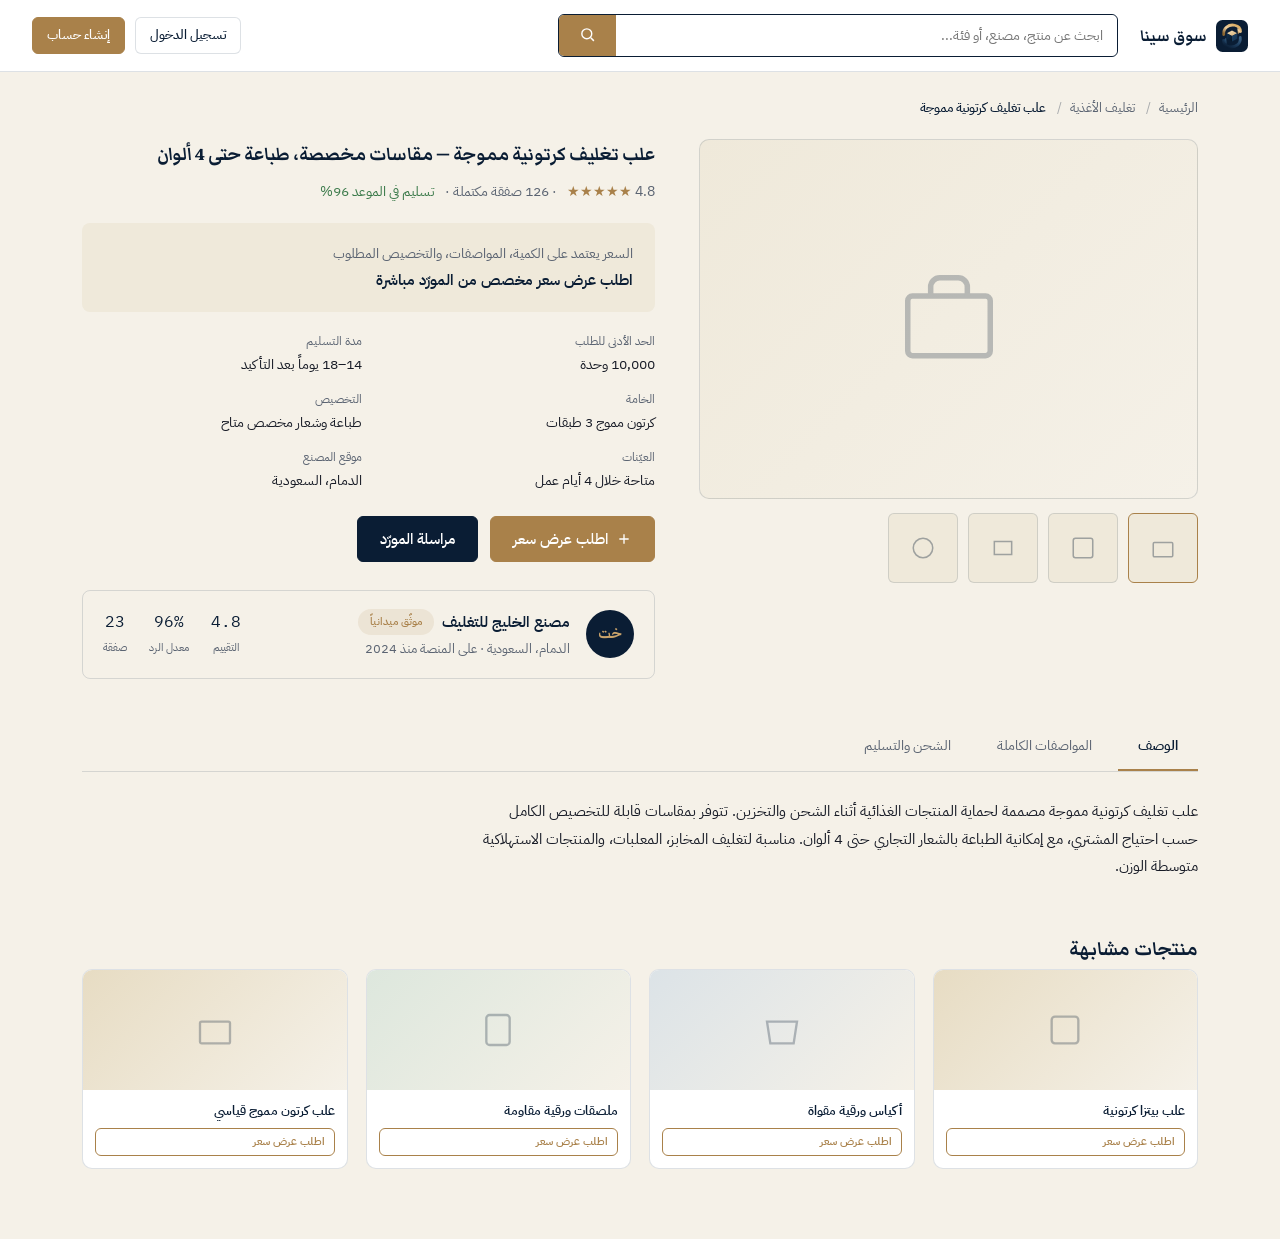
<file: product-detail.html>
<!DOCTYPE html>
<html lang="ar" dir="rtl">
<head>
<meta charset="UTF-8">
<meta name="viewport" content="width=device-width, initial-scale=1.0">
<title>علب تغليف كرتونية مموجة — سوق سينا</title>
<link rel="icon" type="image/svg+xml" href="logo.svg?v=5">
<link rel="icon" type="image/png" sizes="32x32" href="favicon-32.png?v=5">
<link rel="apple-touch-icon" href="favicon-180.png?v=5">
<meta http-equiv="Cache-Control" content="no-cache, no-store, must-revalidate">
<meta http-equiv="Pragma" content="no-cache">
<meta http-equiv="Expires" content="0">
<link rel="stylesheet" href="app.css?v=6">
<style>
  body{ background:var(--paper); }
  .pub-topnav{ display:flex; align-items:center; gap:22px; background:var(--white); border-bottom:1px solid var(--line); padding:14px 32px; position:sticky; top:0; z-index:50; }
  .pub-topnav .brand{ display:flex; align-items:center; gap:9px; flex-shrink:0; }
  .pub-topnav .brand img{ width:32px; height:32px; }
  .pub-topnav .brand span{ font-family:'Markazi Text',serif; font-weight:700; font-size:20px; color:var(--navy-deep); }
  .pub-topnav .search{ flex:1; max-width:560px; display:flex; align-items:center; border:1.5px solid var(--navy-deep); border-radius:6px; overflow:hidden; }
  .pub-topnav .search input{ border:none; flex:1; padding:10px 14px; font-size:14px; }
  .pub-topnav .search input:focus{ box-shadow:none; }
  .pub-topnav .search button{ background:var(--brass); border:none; color:#fff; padding:0 20px; height:41px; cursor:pointer; }
  .pub-topnav .actions{ display:flex; gap:10px; margin-right:auto; }
  .pd-wrap{ max-width:1180px; margin:0 auto; padding:26px 32px 70px; }
  .pd-grid{ display:grid; grid-template-columns:1fr 1.15fr; gap:44px; margin-bottom:44px; }
  .pd-title{ font-size:23px; margin-bottom:10px; line-height:1.4; }
  .pd-rating{ display:flex; align-items:center; gap:10px; font-size:13.5px; color:var(--slate); margin-bottom:20px; }
  .pd-rating .stars{ color:var(--brass); }
  .pd-price-box{ background:var(--paper-2); border-radius:8px; padding:20px 22px; margin-bottom:20px; }
  .pd-price-box .big{ font-family:'IBM Plex Mono',monospace; font-size:26px; color:var(--navy-deep); }
  .pd-price-box .big span{ font-size:13px; color:var(--slate); font-family:'IBM Plex Sans Arabic'; }
  .pd-specs{ display:grid; grid-template-columns:1fr 1fr; gap:14px; margin-bottom:24px; }
  .pd-spec{ font-size:13.5px; }
  .pd-spec span{ display:block; color:var(--slate); font-size:12px; margin-bottom:3px; }
  .pd-actions{ display:flex; gap:12px; margin-bottom:28px; }
  .supplier-card{ display:flex; align-items:center; gap:16px; border:1px solid var(--line); border-radius:8px; padding:18px 20px; }
  .supplier-card .s-avatar{ width:48px; height:48px; border-radius:50%; background:var(--navy-deep); color:var(--brass-light); display:flex; align-items:center; justify-content:center; font-family:'Markazi Text',serif; font-weight:700; font-size:18px; flex-shrink:0; }
  .supplier-card .s-name{ font-weight:600; color:var(--navy-deep); font-size:15px; display:flex; align-items:center; gap:8px; }
  .supplier-card .s-meta{ font-size:12.5px; color:var(--slate); margin-top:4px; }
  .supplier-stats{ display:flex; gap:22px; margin-right:auto; text-align:center; }
  .supplier-stats div span{ display:block; font-family:'IBM Plex Mono',monospace; font-size:16px; color:var(--navy-deep); }
  .supplier-stats div small{ font-size:11px; color:var(--slate); }
  .tab-panel{ display:none; }
  .tab-panel.active{ display:block; }
  @media (max-width:900px){
    .pd-grid{ grid-template-columns:1fr; }
    .pub-topnav .search{ display:none; }
    .pd-specs{ grid-template-columns:1fr; }
    .supplier-card{ flex-wrap:wrap; }
  }
</style>
</head>
<body>

<div class="pub-topnav">
  <a href="index.html" class="brand"><img src="logo.svg?v=5"><span>سوق سينا</span></a>
  <div class="search">
    <input type="text" id="pd-q" placeholder="ابحث عن منتج، مصنع، أو فئة..." onkeydown="if(event.key==='Enter') goSearch()">
    <button onclick="goSearch()"><svg width="17" height="17" viewBox="0 0 24 24" fill="none" stroke="currentColor" stroke-width="2"><circle cx="11" cy="11" r="7"/><path d="M21 21l-4.3-4.3"/></svg></button>
  </div>
  <div class="actions">
    <a href="login.html" class="btn btn-sm">تسجيل الدخول</a>
    <a href="login.html" class="btn btn-sm btn-brass">إنشاء حساب</a>
  </div>
</div>

<div class="pd-wrap">
  <div class="crumb">
    <a href="index.html">الرئيسية</a><span class="sep">/</span>
    <a href="search-results.html">تغليف الأغذية</a><span class="sep">/</span>
    <span class="current">علب تغليف كرتونية مموجة</span>
  </div>

  <div class="pd-grid">
    <div>
      <div class="gallery-main"><svg viewBox="0 0 24 24" fill="none" stroke="currentColor" stroke-width="1.2"><rect x="3" y="7" width="18" height="13" rx="1"/><path d="M8 7V5a2 2 0 012-2h4a2 2 0 012 2v2"/></svg></div>
      <div class="gallery-thumbs">
        <div class="gallery-thumb active"><svg viewBox="0 0 24 24" fill="none" stroke="currentColor" stroke-width="1.4"><rect x="3" y="7" width="18" height="13" rx="1"/></svg></div>
        <div class="gallery-thumb"><svg viewBox="0 0 24 24" fill="none" stroke="currentColor" stroke-width="1.4"><rect x="3" y="3" width="18" height="18" rx="2"/></svg></div>
        <div class="gallery-thumb"><svg viewBox="0 0 24 24" fill="none" stroke="currentColor" stroke-width="1.4"><path d="M4 6h16v12H4z"/></svg></div>
        <div class="gallery-thumb"><svg viewBox="0 0 24 24" fill="none" stroke="currentColor" stroke-width="1.4"><circle cx="12" cy="12" r="9"/></svg></div>
      </div>
    </div>

    <div>
      <h1 class="pd-title">علب تغليف كرتونية مموجة — مقاسات مخصصة، طباعة حتى 4 ألوان</h1>
      <div class="pd-rating"><span class="ltr"><span class="stars">★★★★★</span> 4.8</span> · 126 صفقة مكتملة · <span style="color:var(--green);">تسليم في الموعد 96%</span></div>

      <div class="pd-price-box">
        <div style="font-size:13.5px; color:var(--slate); margin-bottom:4px;">السعر يعتمد على الكمية، المواصفات، والتخصيص المطلوب</div>
        <div style="font-size:15px; color:var(--navy-deep); font-weight:600;">اطلب عرض سعر مخصص من المورّد مباشرة</div>
      </div>

      <div class="pd-specs">
        <div class="pd-spec"><span>الحد الأدنى للطلب</span>10,000 وحدة</div>
        <div class="pd-spec"><span>مدة التسليم</span>14–18 يوماً بعد التأكيد</div>
        <div class="pd-spec"><span>الخامة</span>كرتون مموج 3 طبقات</div>
        <div class="pd-spec"><span>التخصيص</span>طباعة وشعار مخصص متاح</div>
        <div class="pd-spec"><span>العيّنات</span>متاحة خلال 4 أيام عمل</div>
        <div class="pd-spec"><span>موقع المصنع</span>الدمام، السعودية</div>
      </div>

      <div class="pd-actions">
        <button class="btn btn-brass" onclick="openQuoteModal()">
          <svg width="16" height="16" viewBox="0 0 24 24" fill="none" stroke="currentColor" stroke-width="2"><path d="M12 5v14M5 12h14"/></svg>
          اطلب عرض سعر
        </button>
        <button class="btn btn-primary" onclick="location.href='login.html'">مراسلة المورّد</button>
      </div>

      <div class="supplier-card">
        <div class="s-avatar">خت</div>
        <div>
          <div class="s-name">مصنع الخليج للتغليف <span class="badge badge-brass" style="font-size:11px;">موثّق ميدانياً</span></div>
          <div class="s-meta">الدمام، السعودية · على المنصة منذ 2024</div>
        </div>
        <div class="supplier-stats">
          <div><span>4.8</span><small>التقييم</small></div>
          <div><span>96%</span><small>معدل الرد</small></div>
          <div><span>23</span><small>صفقة</small></div>
        </div>
      </div>
    </div>
  </div>

  <div class="tabs">
    <div class="tab active" onclick="showTab(this,'desc')">الوصف</div>
    <div class="tab" onclick="showTab(this,'specs')">المواصفات الكاملة</div>
    <div class="tab" onclick="showTab(this,'shipping')">الشحن والتسليم</div>
  </div>
  <div class="tab-panel active" id="desc">
    <p style="max-width:720px; color:var(--ink); font-size:14.5px; line-height:1.9;">
      علب تغليف كرتونية مموجة مصممة لحماية المنتجات الغذائية أثناء الشحن والتخزين. تتوفر بمقاسات قابلة للتخصيص الكامل حسب احتياج المشتري، مع إمكانية الطباعة بالشعار التجاري حتى 4 ألوان. مناسبة لتغليف المخابز، المعلبات، والمنتجات الاستهلاكية متوسطة الوزن.
    </p>
  </div>
  <div class="tab-panel" id="specs">
    <div class="card" style="max-width:600px;">
      <table>
        <tr><td>الخامة</td><td>كرتون مموج 3 طبقات (B-Flute)</td></tr>
        <tr><td>سماكة الورق</td><td>150–250 جم/م²</td></tr>
        <tr><td>مقاومة الرطوبة</td><td>طبقة واقية اختيارية</td></tr>
        <tr><td>الألوان</td><td>حتى 4 ألوان طباعة</td></tr>
      </table>
    </div>
  </div>
  <div class="tab-panel" id="shipping">
    <p style="max-width:720px; color:var(--ink); font-size:14.5px; line-height:1.9;">
      شحن داخل السعودية خلال 3-5 أيام عمل بعد اكتمال الإنتاج. للشحن إلى الإمارات ومصر، يتم التنسيق عبر شركاء الشحن المعتمدين على المنصة، مع خيار التخليص الجمركي المتكامل.
    </p>
  </div>

  <div class="m-head" style="margin-top:50px;"><h2>منتجات مشابهة</h2></div>
  <div class="results-grid" style="display:grid; grid-template-columns:repeat(4,1fr); gap:18px;">
    <a class="pcard" href="product-detail.html?id=4" style="text-decoration:none;">
      <div class="pcard-thumb" style="height:120px; --tint:linear-gradient(135deg,#E7DCC3,#F5F1E8);"><svg viewBox="0 0 24 24" fill="none" stroke="currentColor" stroke-width="1.4" style="width:40px;height:40px;"><rect x="4" y="4" width="16" height="16" rx="2"/></svg></div>
      <div class="pcard-body" style="padding:12px;"><div class="pcard-title" style="font-size:13px; min-height:auto;">علب بيتزا كرتونية</div><div class="quote-cta" style="font-size:11px; padding:4px 9px;">اطلب عرض سعر</div></div>
    </a>
    <a class="pcard" href="product-detail.html?id=5" style="text-decoration:none;">
      <div class="pcard-thumb" style="height:120px; --tint:linear-gradient(135deg,#DCE3E7,#F5F1E8);"><svg viewBox="0 0 24 24" fill="none" stroke="currentColor" stroke-width="1.4" style="width:40px;height:40px;"><path d="M3 7h18l-2 13H5z"/></svg></div>
      <div class="pcard-body" style="padding:12px;"><div class="pcard-title" style="font-size:13px; min-height:auto;">أكياس ورقية مقواة</div><div class="quote-cta" style="font-size:11px; padding:4px 9px;">اطلب عرض سعر</div></div>
    </a>
    <a class="pcard" href="product-detail.html?id=6" style="text-decoration:none;">
      <div class="pcard-thumb" style="height:120px; --tint:linear-gradient(135deg,#DDE7DD,#F5F1E8);"><svg viewBox="0 0 24 24" fill="none" stroke="currentColor" stroke-width="1.4" style="width:40px;height:40px;"><rect x="5" y="3" width="14" height="18" rx="2"/></svg></div>
      <div class="pcard-body" style="padding:12px;"><div class="pcard-title" style="font-size:13px; min-height:auto;">ملصقات ورقية مقاومة</div><div class="quote-cta" style="font-size:11px; padding:4px 9px;">اطلب عرض سعر</div></div>
    </a>
    <a class="pcard" href="product-detail.html?id=1" style="text-decoration:none;">
      <div class="pcard-thumb" style="height:120px; --tint:linear-gradient(135deg,#E7DCC3,#F5F1E8);"><svg viewBox="0 0 24 24" fill="none" stroke="currentColor" stroke-width="1.4" style="width:40px;height:40px;"><rect x="3" y="7" width="18" height="13" rx="1"/></svg></div>
      <div class="pcard-body" style="padding:12px;"><div class="pcard-title" style="font-size:13px; min-height:auto;">علب كرتون مموج قياسي</div><div class="quote-cta" style="font-size:11px; padding:4px 9px;">اطلب عرض سعر</div></div>
    </a>
  </div>
</div>

<div class="modal-overlay" id="quote-modal">
  <div class="modal">
    <div style="display:flex; align-items:center; justify-content:space-between; margin-bottom:20px;">
      <h2 style="font-size:19px;">طلب عرض سعر</h2>
      <button class="modal-close" onclick="closeQuoteModal()">×</button>
    </div>
    <div class="card" style="background:var(--paper-2); border:none; padding:14px 16px; margin-bottom:20px; font-size:13.5px;">
      سيصل هذا الطلب مباشرة إلى <strong>مصنع الخليج للتغليف</strong> لمنتج «علب تغليف كرتونية مموجة»
    </div>
    <form onsubmit="return sendQuoteRequest(event)">
      <div class="field"><label>اسم شركتكم</label><input type="text" placeholder="مثال: شركة الحمد للتوزيع" required></div>
      <div class="field"><label>الكمية المطلوبة</label><input type="number" placeholder="مثال: 20000" required></div>
      <div class="field"><label>ملاحظات إضافية (اختياري)</label><textarea rows="3" placeholder="مقاسات، ألوان، موعد التسليم المطلوب..."></textarea></div>
      <button type="submit" class="btn btn-brass btn-block">إرسال الطلب للمورّد</button>
    </form>
  </div>
</div>

<script>
  function goSearch(){
    const q = document.getElementById('pd-q').value.trim();
    location.href = q ? 'search-results.html?q=' + encodeURIComponent(q) : 'search-results.html';
  }
  function showTab(el, id){
    document.querySelectorAll('.tab').forEach(t=>t.classList.remove('active'));
    document.querySelectorAll('.tab-panel').forEach(p=>p.classList.remove('active'));
    el.classList.add('active');
    document.getElementById(id).classList.add('active');
  }
  document.querySelectorAll('.gallery-thumb').forEach(t=>{
    t.addEventListener('click', ()=>{
      document.querySelectorAll('.gallery-thumb').forEach(x=>x.classList.remove('active'));
      t.classList.add('active');
    });
  });
  function openQuoteModal(){ document.getElementById('quote-modal').classList.add('open'); }
  function closeQuoteModal(){ document.getElementById('quote-modal').classList.remove('open'); }
  function sendQuoteRequest(e){
    e.preventDefault();
    const company = e.target[0].value;
    alert('تم إرسال طلبك. سيصل إشعار إلى مصنع الخليج للتغليف: «' + company + ' تطلب عرض سعر لعلب التغليف الكرتونية المموجة».');
    closeQuoteModal();
    return false;
  }
</script>
</body>
</html>
</file>
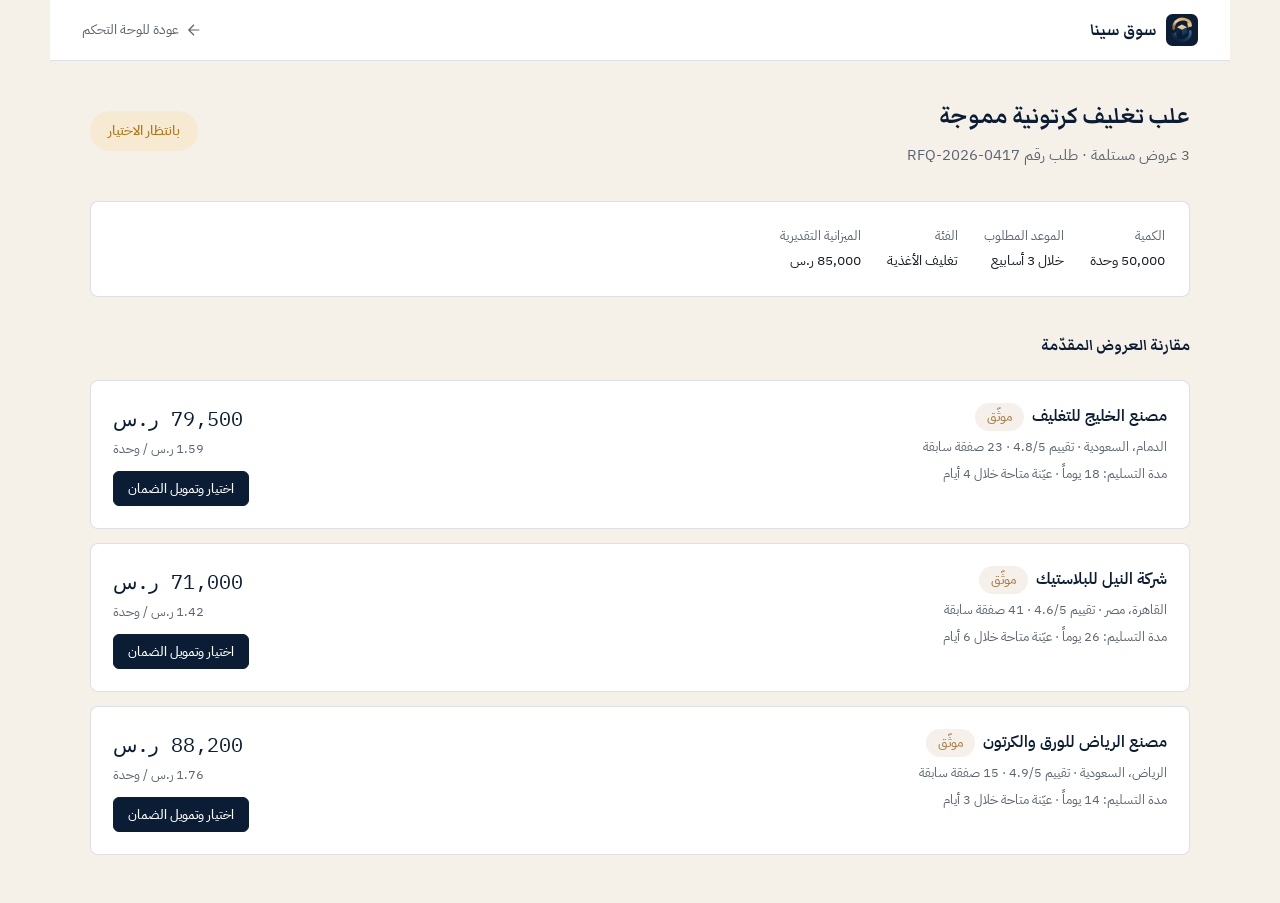
<file: rfq-detail.html>
<!DOCTYPE html>
<html lang="ar" dir="rtl">
<head>
<meta charset="UTF-8">
<meta name="viewport" content="width=device-width, initial-scale=1.0">
<title>علب تغليف كرتونية مموجة — طلب عرض سعر</title>
<link rel="icon" type="image/svg+xml" href="logo.svg?v=5">
<link rel="icon" type="image/png" sizes="32x32" href="favicon-32.png?v=5">
<link rel="apple-touch-icon" href="favicon-180.png?v=5">
<meta http-equiv="Cache-Control" content="no-cache, no-store, must-revalidate">
<meta http-equiv="Pragma" content="no-cache">
<meta http-equiv="Expires" content="0">
<link rel="stylesheet" href="app.css?v=6">
<style>
  .rfq-meta{ display:flex; gap:26px; flex-wrap:wrap; margin-bottom:30px; }
  .rfq-meta .item{ font-size:14px; }
  .rfq-meta .item span{ display:block; color:var(--slate); font-size:12.5px; margin-bottom:4px; }
  .pay-option{
    border:1px solid var(--line); border-radius:8px; padding:18px 20px; display:flex; align-items:center;
    gap:14px; cursor:pointer; margin-bottom:12px; transition:border-color .15s ease;
  }
  .pay-option.selected{ border-color:var(--brass); box-shadow:0 0 0 1px var(--brass); }
  .pay-option input{ width:auto; }
  .pay-logo{
    width:46px; height:28px; border-radius:4px; display:flex; align-items:center; justify-content:center;
    font-family:'IBM Plex Mono',monospace; font-weight:600; font-size:11px; color:#fff; flex-shrink:0;
  }
  .pay-logo.tamara{ background:#1A1A2E; }
  .pay-logo.full{ background:var(--navy-deep); }
  .pay-detail{ font-size:13px; color:var(--slate); margin-top:2px; }
</style>
</head>
<body>
<div>
  <main class="main" style="padding:0;">
    <div class="topnav">
      <a href="buyer-dashboard.html" class="brand"><img src="logo.svg?v=5"><span>سوق سينا</span></a>
      <div class="nav-links" style="margin-right:auto;">
        <a href="buyer-dashboard.html"><svg viewBox="0 0 24 24" fill="none" stroke="currentColor" stroke-width="1.6"><path d="M19 12H5M12 19l-7-7 7-7"/></svg>عودة للوحة التحكم</a>
      </div>
    </div>
    <div style="padding:34px 40px;">    <div class="topbar">
      <div>
        <h1>علب تغليف كرتونية مموجة</h1>
        <p>3 عروض مستلمة · طلب رقم RFQ-2026-0417</p>
      </div>
      <span class="badge badge-amber" style="padding:9px 18px; font-size:13.5px;">بانتظار الاختيار</span>
    </div>

    <div class="rfq-meta card">
      <div class="item"><span>الكمية</span>50,000 وحدة</div>
      <div class="item"><span>الموعد المطلوب</span>خلال 3 أسابيع</div>
      <div class="item"><span>الفئة</span>تغليف الأغذية</div>
      <div class="item"><span>الميزانية التقديرية</span>85,000 ر.س</div>
    </div>

    <div class="sec-title" style="margin-top:34px;"><h2>مقارنة العروض المقدّمة</h2></div>

    <div class="quote-card" id="quote-1">
      <div>
        <div class="factory-name">مصنع الخليج للتغليف <span class="badge badge-brass">موثّق</span></div>
        <div class="factory-meta">الدمام، السعودية · تقييم 4.8/5 · 23 صفقة سابقة</div>
        <div class="factory-meta">مدة التسليم: 18 يوماً · عيّنة متاحة خلال 4 أيام</div>
      </div>
      <div>
        <div class="quote-price">79,500 ر.س</div>
        <div class="quote-terms">1.59 ر.س / وحدة</div>
        <button class="btn btn-sm btn-primary" style="margin-top:12px;" onclick="selectQuote(1)">اختيار وتمويل الضمان</button>
      </div>
    </div>

    <div class="quote-card" id="quote-2">
      <div>
        <div class="factory-name">شركة النيل للبلاستيك <span class="badge badge-brass">موثّق</span></div>
        <div class="factory-meta">القاهرة، مصر · تقييم 4.6/5 · 41 صفقة سابقة</div>
        <div class="factory-meta">مدة التسليم: 26 يوماً · عيّنة متاحة خلال 6 أيام</div>
      </div>
      <div>
        <div class="quote-price">71,000 ر.س</div>
        <div class="quote-terms">1.42 ر.س / وحدة</div>
        <button class="btn btn-sm btn-primary" style="margin-top:12px;" onclick="selectQuote(2)">اختيار وتمويل الضمان</button>
      </div>
    </div>

    <div class="quote-card" id="quote-3">
      <div>
        <div class="factory-name">مصنع الرياض للورق والكرتون <span class="badge badge-brass">موثّق</span></div>
        <div class="factory-meta">الرياض، السعودية · تقييم 4.9/5 · 15 صفقة سابقة</div>
        <div class="factory-meta">مدة التسليم: 14 يوماً · عيّنة متاحة خلال 3 أيام</div>
      </div>
      <div>
        <div class="quote-price">88,200 ر.س</div>
        <div class="quote-terms">1.76 ر.س / وحدة</div>
        <button class="btn btn-sm btn-primary" style="margin-top:12px;" onclick="selectQuote(3)">اختيار وتمويل الضمان</button>
      </div>
    </div>
    </div>
  </main>
</div>

<div class="modal-overlay" id="escrow-modal">
  <div class="modal">
    <div style="display:flex; align-items:center; justify-content:space-between; margin-bottom:22px;">
      <h2 style="font-size:20px;">تمويل الضمان التجاري</h2>
      <button class="modal-close" onclick="closeModal()">×</button>
    </div>

    <div class="card" style="background:var(--paper-2); border:none; margin-bottom:22px; padding:16px 18px;">
      <div style="display:flex; justify-content:space-between; font-size:14px; margin-bottom:6px;">
        <span id="modal-factory">مصنع الخليج للتغليف</span>
        <span class="mono" id="modal-amount">79,500 ر.س</span>
      </div>
      <div style="font-size:12.5px; color:var(--slate);">يُحرَّر المبلغ للمصنع على مراحل، مرتبطة بفحص الجودة والتسليم</div>
    </div>

    <label style="margin-bottom:12px;">اختر طريقة تمويل الضمان</label>

    <div class="pay-option selected" onclick="selectPay(this)">
      <input type="radio" name="pay" checked>
      <div class="pay-logo full">دفعة</div>
      <div>
        <div style="font-weight:500; font-size:14.5px;">دفع كامل المبلغ الآن</div>
        <div class="pay-detail">تحويل بنكي أو مدى — يُحجز فوراً في الضمان</div>
      </div>
    </div>

    <div class="pay-option" onclick="selectPay(this)">
      <input type="radio" name="pay">
      <div class="pay-logo tamara">tamara</div>
      <div>
        <div style="font-weight:500; font-size:14.5px;">تمويل عبر تمارا للأعمال</div>
        <div class="pay-detail">سدد على دفعات؛ يستلم المصنع كامل القيمة فوراً عند التسليم</div>
      </div>
    </div>

    <div id="tamara-details" style="display:none; margin:10px 0 20px; padding:16px 18px; background:var(--amber-bg); border-radius:8px;">
      <div style="font-size:13px; color:var(--amber); margin-bottom:10px; font-weight:500;">تفاصيل خطة تمارا للأعمال</div>
      <div class="field">
        <label>مدة السداد</label>
        <select>
          <option>4 أشهر</option>
          <option>6 أشهر</option>
          <option>12 شهراً</option>
        </select>
      </div>
      <div class="hint">يخضع السقف والموافقة النهائية لتقييم تمارا الائتماني للمنشأة، ويختلف عن منتج تمارا للأفراد. سيتم توجيهك لإكمال طلب التمويل مع تمارا مباشرة.</div>
    </div>

    <button class="btn btn-brass btn-block" onclick="confirmEscrow()">تأكيد وتحرير الطلب للمصنع</button>
    <p style="font-size:12px; color:var(--slate); text-align:center; margin-top:14px;">هذا نموذج عرض — لا تتم أي معاملة مالية فعلية</p>
  </div>
</div>

<script>
  const quotes = {
    1:{ name:'مصنع الخليج للتغليف', amount:'79,500 ر.س' },
    2:{ name:'شركة النيل للبلاستيك', amount:'71,000 ر.س' },
    3:{ name:'مصنع الرياض للورق والكرتون', amount:'88,200 ر.س' }
  };
  function selectQuote(id){
    document.getElementById('modal-factory').textContent = quotes[id].name;
    document.getElementById('modal-amount').textContent = quotes[id].amount;
    document.getElementById('escrow-modal').classList.add('open');
  }
  function closeModal(){ document.getElementById('escrow-modal').classList.remove('open'); }
  function selectPay(el){
    document.querySelectorAll('.pay-option').forEach(o=>{ o.classList.remove('selected'); o.querySelector('input').checked=false; });
    el.classList.add('selected');
    el.querySelector('input').checked = true;
    const isTamara = el.querySelector('.pay-logo').classList.contains('tamara');
    document.getElementById('tamara-details').style.display = isTamara ? 'block' : 'none';
  }
  function confirmEscrow(){
    alert('تم تحرير الطلب للمصنع وتأكيد تمويل الضمان. سيبدأ الإنتاج فور استلام التأكيد.');
    closeModal();
  }
</script>
</body>
</html>
</file>
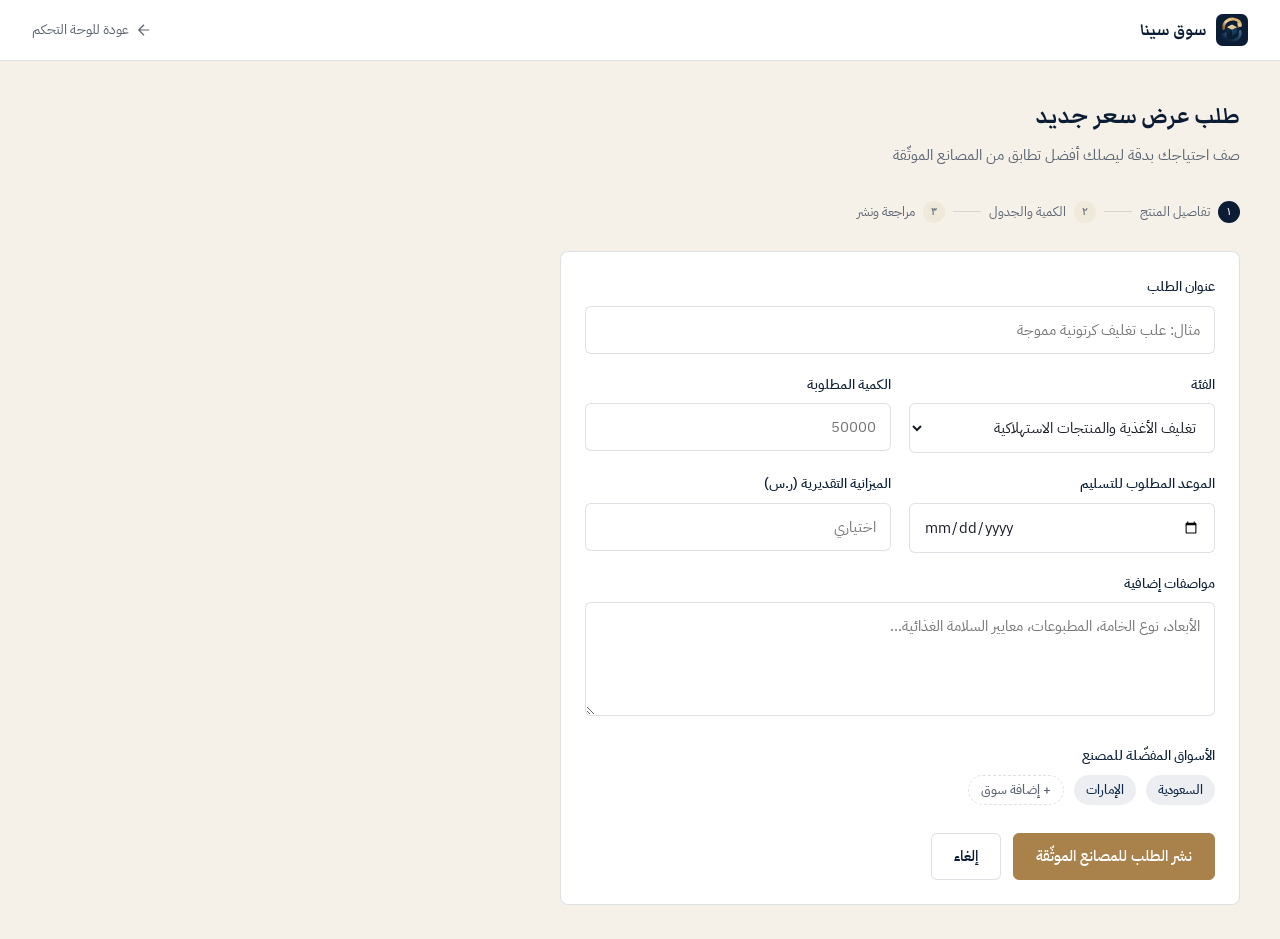
<file: rfq-new.html>
<!DOCTYPE html>
<html lang="ar" dir="rtl">
<head>
<meta charset="UTF-8">
<meta name="viewport" content="width=device-width, initial-scale=1.0">
<title>طلب عرض سعر جديد — سوق سينا</title>
<link rel="icon" type="image/svg+xml" href="logo.svg?v=5">
<link rel="icon" type="image/png" sizes="32x32" href="favicon-32.png?v=5">
<link rel="apple-touch-icon" href="favicon-180.png?v=5">
<meta http-equiv="Cache-Control" content="no-cache, no-store, must-revalidate">
<meta http-equiv="Pragma" content="no-cache">
<meta http-equiv="Expires" content="0">
<link rel="stylesheet" href="app.css?v=6">
</head>
<body>
<div>
  <main class="main" style="max-width:100%; padding:0;">
    <div class="topnav">
      <a href="buyer-dashboard.html" class="brand"><img src="logo.svg?v=5"><span>سوق سينا</span></a>
      <div class="nav-links" style="margin-right:auto;">
        <a href="buyer-dashboard.html"><svg viewBox="0 0 24 24" fill="none" stroke="currentColor" stroke-width="1.6"><path d="M19 12H5M12 19l-7-7 7-7"/></svg>عودة للوحة التحكم</a>
      </div>
    </div>
    <div style="max-width:760px; padding:34px 40px;">
    <div class="topbar">
      <div>
        <h1>طلب عرض سعر جديد</h1>
        <p>صف احتياجك بدقة ليصلك أفضل تطابق من المصانع الموثّقة</p>
      </div>
    </div>

    <div class="stepper">
      <div class="step active"><div class="dot">١</div>تفاصيل المنتج</div>
      <div class="step-sep"></div>
      <div class="step"><div class="dot">٢</div>الكمية والجدول</div>
      <div class="step-sep"></div>
      <div class="step"><div class="dot">٣</div>مراجعة ونشر</div>
    </div>

    <form class="card" onsubmit="return submitRFQ(event)">
      <div class="field">
        <label>عنوان الطلب</label>
        <input type="text" placeholder="مثال: علب تغليف كرتونية مموجة" required>
      </div>

      <div class="field-row">
        <div class="field">
          <label>الفئة</label>
          <select required>
            <option value="">اختر الفئة</option>
            <option selected>تغليف الأغذية والمنتجات الاستهلاكية</option>
            <option>مواد بناء</option>
            <option>بلاستيك وصناعات مرنة</option>
          </select>
        </div>
        <div class="field">
          <label>الكمية المطلوبة</label>
          <input type="number" placeholder="50000" required>
        </div>
      </div>

      <div class="field-row">
        <div class="field">
          <label>الموعد المطلوب للتسليم</label>
          <input type="date" required>
        </div>
        <div class="field">
          <label>الميزانية التقديرية (ر.س)</label>
          <input type="number" placeholder="اختياري">
        </div>
      </div>

      <div class="field">
        <label>مواصفات إضافية</label>
        <textarea rows="4" placeholder="الأبعاد، نوع الخامة، المطبوعات، معايير السلامة الغذائية..."></textarea>
      </div>

      <div class="field">
        <label>الأسواق المفضّلة للمصنع</label>
        <div style="display:flex; gap:10px;">
          <span class="badge badge-navy">السعودية</span>
          <span class="badge badge-navy">الإمارات</span>
          <span class="badge" style="border:1px dashed var(--line); color:var(--slate);">+ إضافة سوق</span>
        </div>
      </div>

      <div style="display:flex; gap:12px; margin-top:28px;">
        <button type="submit" class="btn btn-brass">نشر الطلب للمصانع الموثّقة</button>
        <a href="buyer-dashboard.html" class="btn">إلغاء</a>
      </div>
    </form>
    </div>
  </main>
</div>

<script>
  function submitRFQ(e){
    e.preventDefault();
    alert('تم نشر طلب عرض السعر. سيتم إشعارك عند وصول أول عرض من مصنع موثّق.');
    window.location.href = 'buyer-dashboard.html';
    return false;
  }
</script>
</body>
</html>
</file>
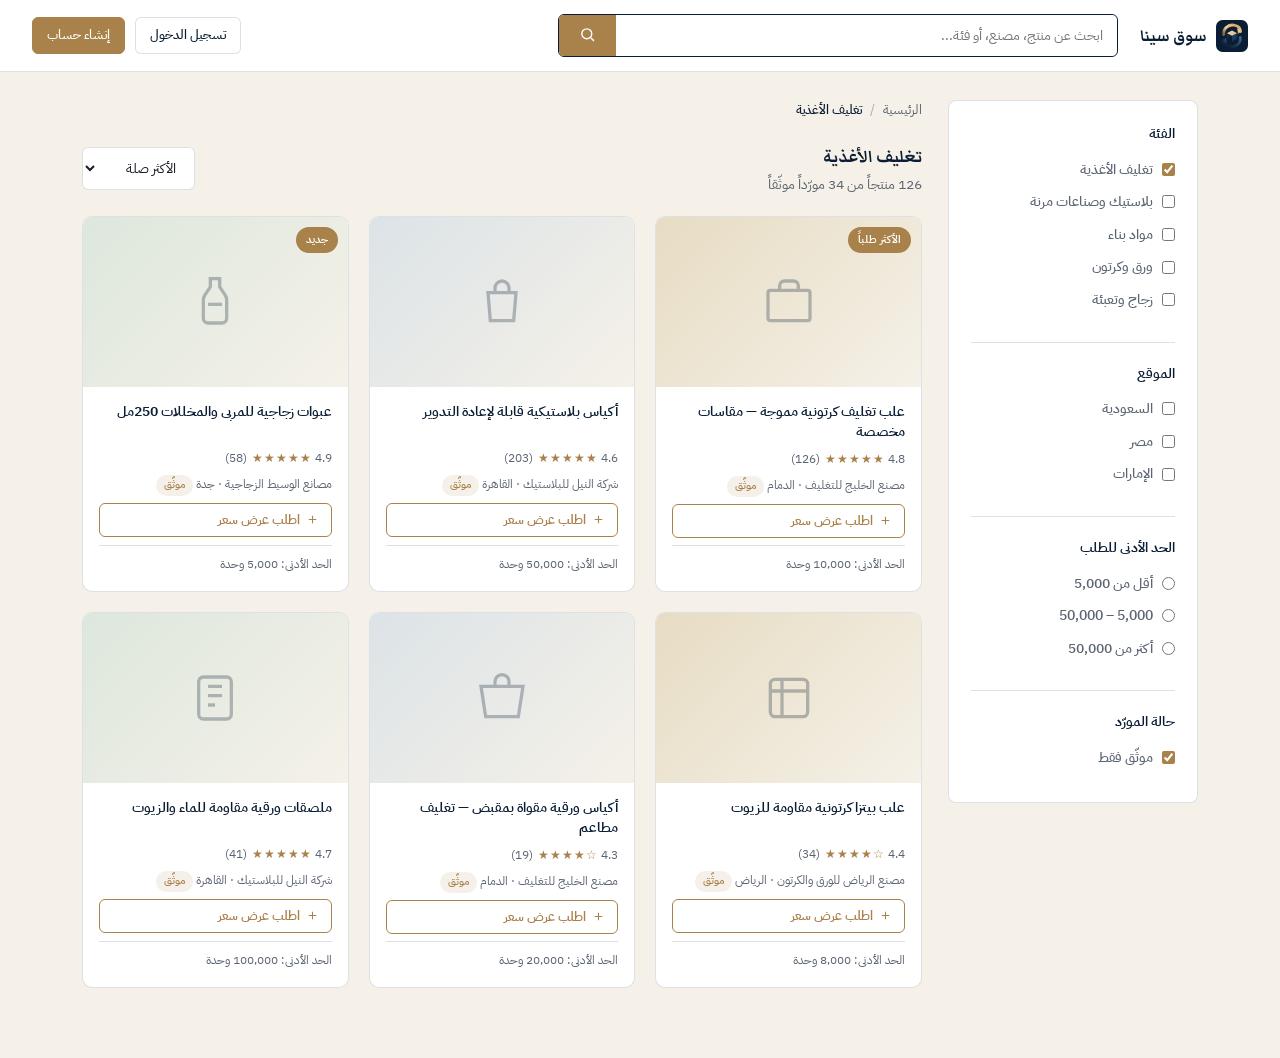
<file: search-results.html>
<!DOCTYPE html>
<html lang="ar" dir="rtl">
<head>
<meta charset="UTF-8">
<meta name="viewport" content="width=device-width, initial-scale=1.0">
<title>تصفّح المنتجات — سوق سينا</title>
<link rel="icon" type="image/svg+xml" href="logo.svg?v=5">
<link rel="icon" type="image/png" sizes="32x32" href="favicon-32.png?v=5">
<link rel="apple-touch-icon" href="favicon-180.png?v=5">
<meta http-equiv="Cache-Control" content="no-cache, no-store, must-revalidate">
<meta http-equiv="Pragma" content="no-cache">
<meta http-equiv="Expires" content="0">
<link rel="stylesheet" href="app.css?v=6">
<style>
  body{ background:var(--paper); }
  .pub-topnav{ display:flex; align-items:center; gap:22px; background:var(--white); border-bottom:1px solid var(--line); padding:14px 32px; position:sticky; top:0; z-index:50; }
  .pub-topnav .brand{ display:flex; align-items:center; gap:9px; flex-shrink:0; }
  .pub-topnav .brand img{ width:32px; height:32px; }
  .pub-topnav .brand span{ font-family:'Markazi Text',serif; font-weight:700; font-size:20px; color:var(--navy-deep); }
  .pub-topnav .search{ flex:1; max-width:560px; display:flex; align-items:center; border:1.5px solid var(--navy-deep); border-radius:6px; overflow:hidden; }
  .pub-topnav .search input{ border:none; flex:1; padding:10px 14px; font-size:14px; }
  .pub-topnav .search input:focus{ box-shadow:none; }
  .pub-topnav .search button{ background:var(--brass); border:none; color:#fff; padding:0 20px; height:41px; cursor:pointer; }
  .pub-topnav .actions{ display:flex; gap:10px; margin-right:auto; }
  .layout{ max-width:1180px; margin:0 auto; padding:28px 32px 70px; display:grid; grid-template-columns:250px 1fr; gap:26px; }
  .results-head{ display:flex; align-items:center; justify-content:space-between; margin-bottom:20px; }
  .results-head h1{ font-size:21px; }
  .results-head .count{ font-size:13.5px; color:var(--slate); }
  .sort-select{ width:auto; padding:9px 14px; font-size:13.5px; }
  .results-grid{ display:grid; grid-template-columns:repeat(3,1fr); gap:20px; }
  @media (max-width:900px){ .layout{ grid-template-columns:1fr; } .results-grid{ grid-template-columns:1fr 1fr; } .pub-topnav .search{ display:none; } }
</style>
</head>
<body>

<div class="pub-topnav">
  <a href="index.html" class="brand"><img src="logo.svg?v=5"><span>سوق سينا</span></a>
  <div class="search">
    <input type="text" id="q" placeholder="ابحث عن منتج، مصنع، أو فئة..." onkeydown="if(event.key==='Enter') doSearch()">
    <button onclick="doSearch()"><svg width="17" height="17" viewBox="0 0 24 24" fill="none" stroke="currentColor" stroke-width="2"><circle cx="11" cy="11" r="7"/><path d="M21 21l-4.3-4.3"/></svg></button>
  </div>
  <div class="actions">
    <a href="login.html" class="btn btn-sm">تسجيل الدخول</a>
    <a href="login.html" class="btn btn-sm btn-brass">إنشاء حساب</a>
  </div>
</div>

<div class="layout">
  <aside class="filters" style="height:fit-content;">
    <div class="filter-group">
      <h4>الفئة</h4>
      <label class="filter-opt"><input type="checkbox" checked> تغليف الأغذية</label>
      <label class="filter-opt"><input type="checkbox"> بلاستيك وصناعات مرنة</label>
      <label class="filter-opt"><input type="checkbox"> مواد بناء</label>
      <label class="filter-opt"><input type="checkbox"> ورق وكرتون</label>
      <label class="filter-opt"><input type="checkbox"> زجاج وتعبئة</label>
    </div>
    <div class="filter-group">
      <h4>الموقع</h4>
      <label class="filter-opt"><input type="checkbox"> السعودية</label>
      <label class="filter-opt"><input type="checkbox"> مصر</label>
      <label class="filter-opt"><input type="checkbox"> الإمارات</label>
    </div>
    <div class="filter-group">
      <h4>الحد الأدنى للطلب</h4>
      <label class="filter-opt"><input type="radio" name="moq"> أقل من 5,000</label>
      <label class="filter-opt"><input type="radio" name="moq"> 5,000 – 50,000</label>
      <label class="filter-opt"><input type="radio" name="moq"> أكثر من 50,000</label>
    </div>
    <div class="filter-group">
      <h4>حالة المورّد</h4>
      <label class="filter-opt"><input type="checkbox" checked> موثّق فقط</label>
    </div>
  </aside>

  <main>
    <div class="crumb"><a href="index.html">الرئيسية</a><span class="sep">/</span><span class="current" id="crumb-current">تغليف الأغذية</span></div>
    <div class="results-head">
      <div>
        <h1 id="results-title">تغليف الأغذية</h1>
        <div class="count" id="results-count">126 منتجاً من 34 مورّداً موثّقاً</div>
      </div>
      <select class="sort-select">
        <option>الأكثر صلة</option>
        <option>الأقل سعراً</option>
        <option>الأعلى تقييماً</option>
        <option>الأحدث</option>
      </select>
    </div>

    <div class="results-grid">
      <a class="pcard" href="product-detail.html?id=1" style="text-decoration:none;">
        <div class="pcard-thumb" style="--tint:linear-gradient(135deg,#E7DCC3,#F5F1E8);">
          <span class="pcard-ribbon">الأكثر طلباً</span>
          <svg viewBox="0 0 24 24" fill="none" stroke="currentColor" stroke-width="1.4"><rect x="3" y="7" width="18" height="13" rx="1"/><path d="M8 7V5a2 2 0 012-2h4a2 2 0 012 2v2"/></svg>
        </div>
        <div class="pcard-body">
          <div class="pcard-title">علب تغليف كرتونية مموجة — مقاسات مخصصة</div>
          <div class="pcard-rating"><span class="ltr"><span class="stars">★★★★★</span> 4.8</span> (126)</div>
          <div class="pcard-supplier">مصنع الخليج للتغليف · الدمام <span class="badge badge-brass" style="padding:2px 8px; font-size:10.5px;">موثّق</span></div>
          <div class="quote-cta"><svg width="13" height="13" viewBox="0 0 24 24" fill="none" stroke="currentColor" stroke-width="2"><path d="M12 5v14M5 12h14"/></svg>اطلب عرض سعر</div>
          <div class="pcard-foot"><span class="pcard-moq">الحد الأدنى: 10,000 وحدة</span></div>
        </div>
      </a>
      <a class="pcard" href="product-detail.html?id=2" style="text-decoration:none;">
        <div class="pcard-thumb" style="--tint:linear-gradient(135deg,#DCE3E7,#F5F1E8);">
          <svg viewBox="0 0 24 24" fill="none" stroke="currentColor" stroke-width="1.4"><path d="M6 8h12l-1 12H7z"/><path d="M9 8V6a3 3 0 016 0v2"/></svg>
        </div>
        <div class="pcard-body">
          <div class="pcard-title">أكياس بلاستيكية قابلة لإعادة التدوير</div>
          <div class="pcard-rating"><span class="ltr"><span class="stars">★★★★★</span> 4.6</span> (203)</div>
          <div class="pcard-supplier">شركة النيل للبلاستيك · القاهرة <span class="badge badge-brass" style="padding:2px 8px; font-size:10.5px;">موثّق</span></div>
          <div class="quote-cta"><svg width="13" height="13" viewBox="0 0 24 24" fill="none" stroke="currentColor" stroke-width="2"><path d="M12 5v14M5 12h14"/></svg>اطلب عرض سعر</div>
          <div class="pcard-foot"><span class="pcard-moq">الحد الأدنى: 50,000 وحدة</span></div>
        </div>
      </a>
      <a class="pcard" href="product-detail.html?id=3" style="text-decoration:none;">
        <div class="pcard-thumb" style="--tint:linear-gradient(135deg,#DDE7DD,#F5F1E8);">
          <span class="pcard-ribbon">جديد</span>
          <svg viewBox="0 0 24 24" fill="none" stroke="currentColor" stroke-width="1.4"><path d="M10 2h4v3.5l2.2 3.3c.5.7.8 1.6.8 2.4V19a2 2 0 01-2 2h-6a2 2 0 01-2-2v-7.8c0-.9.3-1.7.8-2.4L10 5.5V2z"/><path d="M9 13h6"/></svg>
        </div>
        <div class="pcard-body">
          <div class="pcard-title">عبوات زجاجية للمربى والمخللات 250مل</div>
          <div class="pcard-rating"><span class="ltr"><span class="stars">★★★★★</span> 4.9</span> (58)</div>
          <div class="pcard-supplier">مصانع الوسيط الزجاجية · جدة <span class="badge badge-brass" style="padding:2px 8px; font-size:10.5px;">موثّق</span></div>
          <div class="quote-cta"><svg width="13" height="13" viewBox="0 0 24 24" fill="none" stroke="currentColor" stroke-width="2"><path d="M12 5v14M5 12h14"/></svg>اطلب عرض سعر</div>
          <div class="pcard-foot"><span class="pcard-moq">الحد الأدنى: 5,000 وحدة</span></div>
        </div>
      </a>
      <a class="pcard" href="product-detail.html?id=4" style="text-decoration:none;">
        <div class="pcard-thumb" style="--tint:linear-gradient(135deg,#E7DCC3,#F5F1E8);">
          <svg viewBox="0 0 24 24" fill="none" stroke="currentColor" stroke-width="1.4"><rect x="4" y="4" width="16" height="16" rx="2"/><path d="M4 9h16M9 4v16"/></svg>
        </div>
        <div class="pcard-body">
          <div class="pcard-title">علب بيتزا كرتونية مقاومة للزيوت</div>
          <div class="pcard-rating"><span class="ltr"><span class="stars">★★★★☆</span> 4.4</span> (34)</div>
          <div class="pcard-supplier">مصنع الرياض للورق والكرتون · الرياض <span class="badge badge-brass" style="padding:2px 8px; font-size:10.5px;">موثّق</span></div>
          <div class="quote-cta"><svg width="13" height="13" viewBox="0 0 24 24" fill="none" stroke="currentColor" stroke-width="2"><path d="M12 5v14M5 12h14"/></svg>اطلب عرض سعر</div>
          <div class="pcard-foot"><span class="pcard-moq">الحد الأدنى: 8,000 وحدة</span></div>
        </div>
      </a>
      <a class="pcard" href="product-detail.html?id=5" style="text-decoration:none;">
        <div class="pcard-thumb" style="--tint:linear-gradient(135deg,#DCE3E7,#F5F1E8);">
          <svg viewBox="0 0 24 24" fill="none" stroke="currentColor" stroke-width="1.4"><path d="M3 7h18l-2 13H5z"/><path d="M9 7V5a3 3 0 016 0v2"/></svg>
        </div>
        <div class="pcard-body">
          <div class="pcard-title">أكياس ورقية مقواة بمقبض — تغليف مطاعم</div>
          <div class="pcard-rating"><span class="ltr"><span class="stars">★★★★☆</span> 4.3</span> (19)</div>
          <div class="pcard-supplier">مصنع الخليج للتغليف · الدمام <span class="badge badge-brass" style="padding:2px 8px; font-size:10.5px;">موثّق</span></div>
          <div class="quote-cta"><svg width="13" height="13" viewBox="0 0 24 24" fill="none" stroke="currentColor" stroke-width="2"><path d="M12 5v14M5 12h14"/></svg>اطلب عرض سعر</div>
          <div class="pcard-foot"><span class="pcard-moq">الحد الأدنى: 20,000 وحدة</span></div>
        </div>
      </a>
      <a class="pcard" href="product-detail.html?id=6" style="text-decoration:none;">
        <div class="pcard-thumb" style="--tint:linear-gradient(135deg,#DDE7DD,#F5F1E8);">
          <svg viewBox="0 0 24 24" fill="none" stroke="currentColor" stroke-width="1.4"><rect x="5" y="3" width="14" height="18" rx="2"/><path d="M9 7h6M9 11h6M9 15h3"/></svg>
        </div>
        <div class="pcard-body">
          <div class="pcard-title">ملصقات ورقية مقاومة للماء والزيوت</div>
          <div class="pcard-rating"><span class="ltr"><span class="stars">★★★★★</span> 4.7</span> (41)</div>
          <div class="pcard-supplier">شركة النيل للبلاستيك · القاهرة <span class="badge badge-brass" style="padding:2px 8px; font-size:10.5px;">موثّق</span></div>
          <div class="quote-cta"><svg width="13" height="13" viewBox="0 0 24 24" fill="none" stroke="currentColor" stroke-width="2"><path d="M12 5v14M5 12h14"/></svg>اطلب عرض سعر</div>
          <div class="pcard-foot"><span class="pcard-moq">الحد الأدنى: 100,000 وحدة</span></div>
        </div>
      </a>
    </div>
  </main>
</div>

<script>
  function doSearch(){
    const q = document.getElementById('q').value.trim();
    location.href = q ? 'search-results.html?q=' + encodeURIComponent(q) : 'search-results.html';
  }
  window.addEventListener('DOMContentLoaded', ()=>{
    const params = new URLSearchParams(location.search);
    const q = params.get('q');
    if(q){
      document.getElementById('q').value = q;
      document.getElementById('results-title').textContent = 'نتائج البحث عن: ' + q;
      document.getElementById('crumb-current').textContent = 'نتائج البحث';
      document.getElementById('results-count').textContent = 'أقرب المنتجات المطابقة لبحثك';
    }
  });
</script>
</body>
</html>
</file>
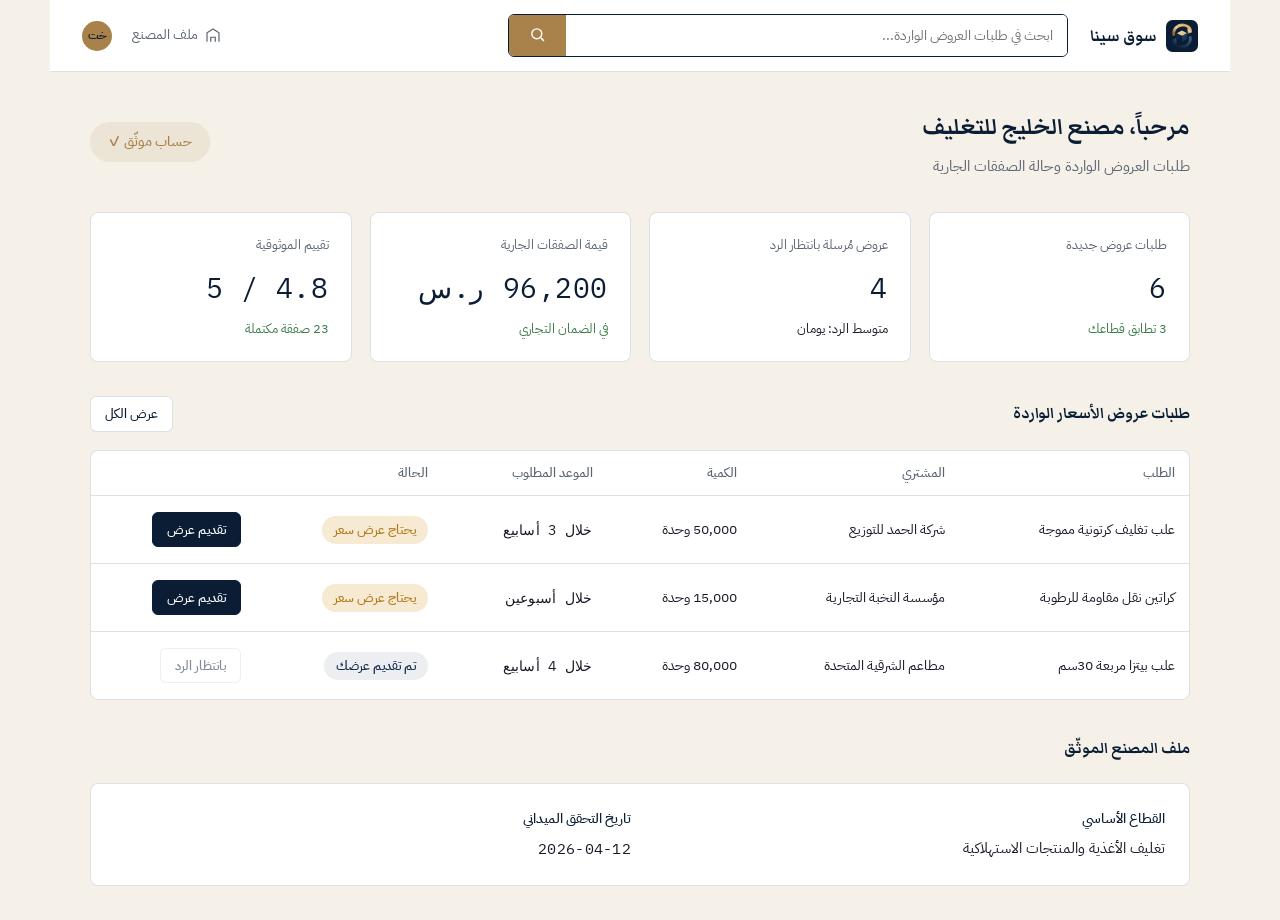
<file: seller-dashboard.html>
<!DOCTYPE html>
<html lang="ar" dir="rtl">
<head>
<meta charset="UTF-8">
<meta name="viewport" content="width=device-width, initial-scale=1.0">
<title>لوحة المصنع — سوق سينا</title>
<link rel="icon" type="image/svg+xml" href="logo.svg?v=5">
<link rel="icon" type="image/png" sizes="32x32" href="favicon-32.png?v=5">
<link rel="apple-touch-icon" href="favicon-180.png?v=5">
<meta http-equiv="Cache-Control" content="no-cache, no-store, must-revalidate">
<meta http-equiv="Pragma" content="no-cache">
<meta http-equiv="Expires" content="0">
<link rel="stylesheet" href="app.css?v=6">
</head>
<body>
<div>
  <main class="main" style="padding:0;">
    <div class="topnav">
      <a href="seller-dashboard.html" class="brand"><img src="logo.svg?v=5"><span>سوق سينا</span></a>
      <div class="search">
        <input type="text" placeholder="ابحث في طلبات العروض الواردة...">
        <button><svg width="17" height="17" viewBox="0 0 24 24" fill="none" stroke="currentColor" stroke-width="2"><circle cx="11" cy="11" r="7"/><path d="M21 21l-4.3-4.3"/></svg></button>
      </div>
      <div class="nav-links">
        <a href="#"><svg viewBox="0 0 24 24" fill="none" stroke="currentColor" stroke-width="1.6"><path d="M4 21V9l8-5 8 5v12"/><path d="M9 21v-6h6v6"/></svg>ملف المصنع</a>
        <div class="acc-menu">
          <div class="acc-trigger" onclick="toggleAccMenu(event)">
            <div class="sb-avatar" style="width:30px;height:30px;font-size:12px;">خت</div>
          </div>
          <div class="acc-dropdown" id="acc-dropdown">
            <div class="acc-head">
              <div class="name">مصنع الخليج للتغليف</div>
              <div class="sub">بائع · موثّق ✓</div>
            </div>
            <a href="account-settings.html?role=seller">
              <svg viewBox="0 0 24 24" fill="none" stroke="currentColor" stroke-width="1.6"><circle cx="12" cy="8" r="4"/><path d="M4 21c0-4 4-6 8-6s8 2 8 6"/></svg>
              إعدادات الحساب
            </a>
            <a href="seller-dashboard.html">
              <svg viewBox="0 0 24 24" fill="none" stroke="currentColor" stroke-width="1.6"><path d="M4 21V9l8-5 8 5v12"/><path d="M9 21v-6h6v6"/></svg>
              منتجاتي
            </a>
            <div class="divider"></div>
            <a href="index.html">
              <svg viewBox="0 0 24 24" fill="none" stroke="currentColor" stroke-width="1.6"><path d="M9 21H5a2 2 0 01-2-2V5a2 2 0 012-2h4M16 17l5-5-5-5M21 12H9"/></svg>
              تسجيل الخروج
            </a>
          </div>
        </div>
      </div>
    </div>
    <div style="padding:34px 40px;">
    <div class="topbar">
      <div>
        <h1>مرحباً، مصنع الخليج للتغليف</h1>
        <p>طلبات العروض الواردة وحالة الصفقات الجارية</p>
      </div>
      <span class="badge badge-brass" style="padding:9px 18px; font-size:13.5px;">حساب موثّق ✓</span>
    </div>

    <div class="kpi-grid">
      <div class="kpi"><div class="label">طلبات عروض جديدة</div><div class="value mono">6</div><div class="delta up">3 تطابق قطاعك</div></div>
      <div class="kpi"><div class="label">عروض مُرسلة بانتظار الرد</div><div class="value mono">4</div><div class="delta">متوسط الرد: يومان</div></div>
      <div class="kpi"><div class="label">قيمة الصفقات الجارية</div><div class="value mono">96,200 ر.س</div><div class="delta up">في الضمان التجاري</div></div>
      <div class="kpi"><div class="label">تقييم الموثوقية</div><div class="value mono">4.8 / 5</div><div class="delta up">23 صفقة مكتملة</div></div>
    </div>

    <div class="sec-title"><h2>طلبات عروض الأسعار الواردة</h2><a href="#" class="btn btn-sm">عرض الكل</a></div>
    <div class="card" style="padding:0; margin-bottom:34px;">
      <table>
        <thead><tr><th>الطلب</th><th>المشتري</th><th>الكمية</th><th>الموعد المطلوب</th><th>الحالة</th><th></th></tr></thead>
        <tbody>
          <tr>
            <td>علب تغليف كرتونية مموجة</td><td>شركة الحمد للتوزيع</td><td>50,000 وحدة</td><td class="mono">خلال 3 أسابيع</td>
            <td><span class="badge badge-amber">يحتاج عرض سعر</span></td>
            <td><button class="btn btn-sm btn-primary" onclick="alert('نموذج تقديم عرض السعر — قيد التطوير')">تقديم عرض</button></td>
          </tr>
          <tr>
            <td>كراتين نقل مقاومة للرطوبة</td><td>مؤسسة النخبة التجارية</td><td>15,000 وحدة</td><td class="mono">خلال أسبوعين</td>
            <td><span class="badge badge-amber">يحتاج عرض سعر</span></td>
            <td><button class="btn btn-sm btn-primary" onclick="alert('نموذج تقديم عرض السعر — قيد التطوير')">تقديم عرض</button></td>
          </tr>
          <tr>
            <td>علب بيتزا مربعة 30سم</td><td>مطاعم الشرقية المتحدة</td><td>80,000 وحدة</td><td class="mono">خلال 4 أسابيع</td>
            <td><span class="badge badge-navy">تم تقديم عرضك</span></td>
            <td><button class="btn btn-sm" disabled style="opacity:0.5;">بانتظار الرد</button></td>
          </tr>
        </tbody>
      </table>
    </div>

    <div class="sec-title"><h2>ملف المصنع الموثّق</h2></div>
    <div class="card">
      <div class="field-row">
        <div>
          <label>القطاع الأساسي</label>
          <p style="font-size:14.5px;">تغليف الأغذية والمنتجات الاستهلاكية</p>
        </div>
        <div>
          <label>تاريخ التحقق الميداني</label>
          <p class="mono" style="font-size:14.5px;">2026-04-12</p>
        </div>
      </div>
    </div>
    </div>
  </main>
</div>
<script>
  function toggleAccMenu(e){
    e.stopPropagation();
    document.getElementById('acc-dropdown').classList.toggle('open');
  }
  document.addEventListener('click', ()=>{
    const d = document.getElementById('acc-dropdown');
    if(d) d.classList.remove('open');
  });
</script>
</body>
</html>
</file>
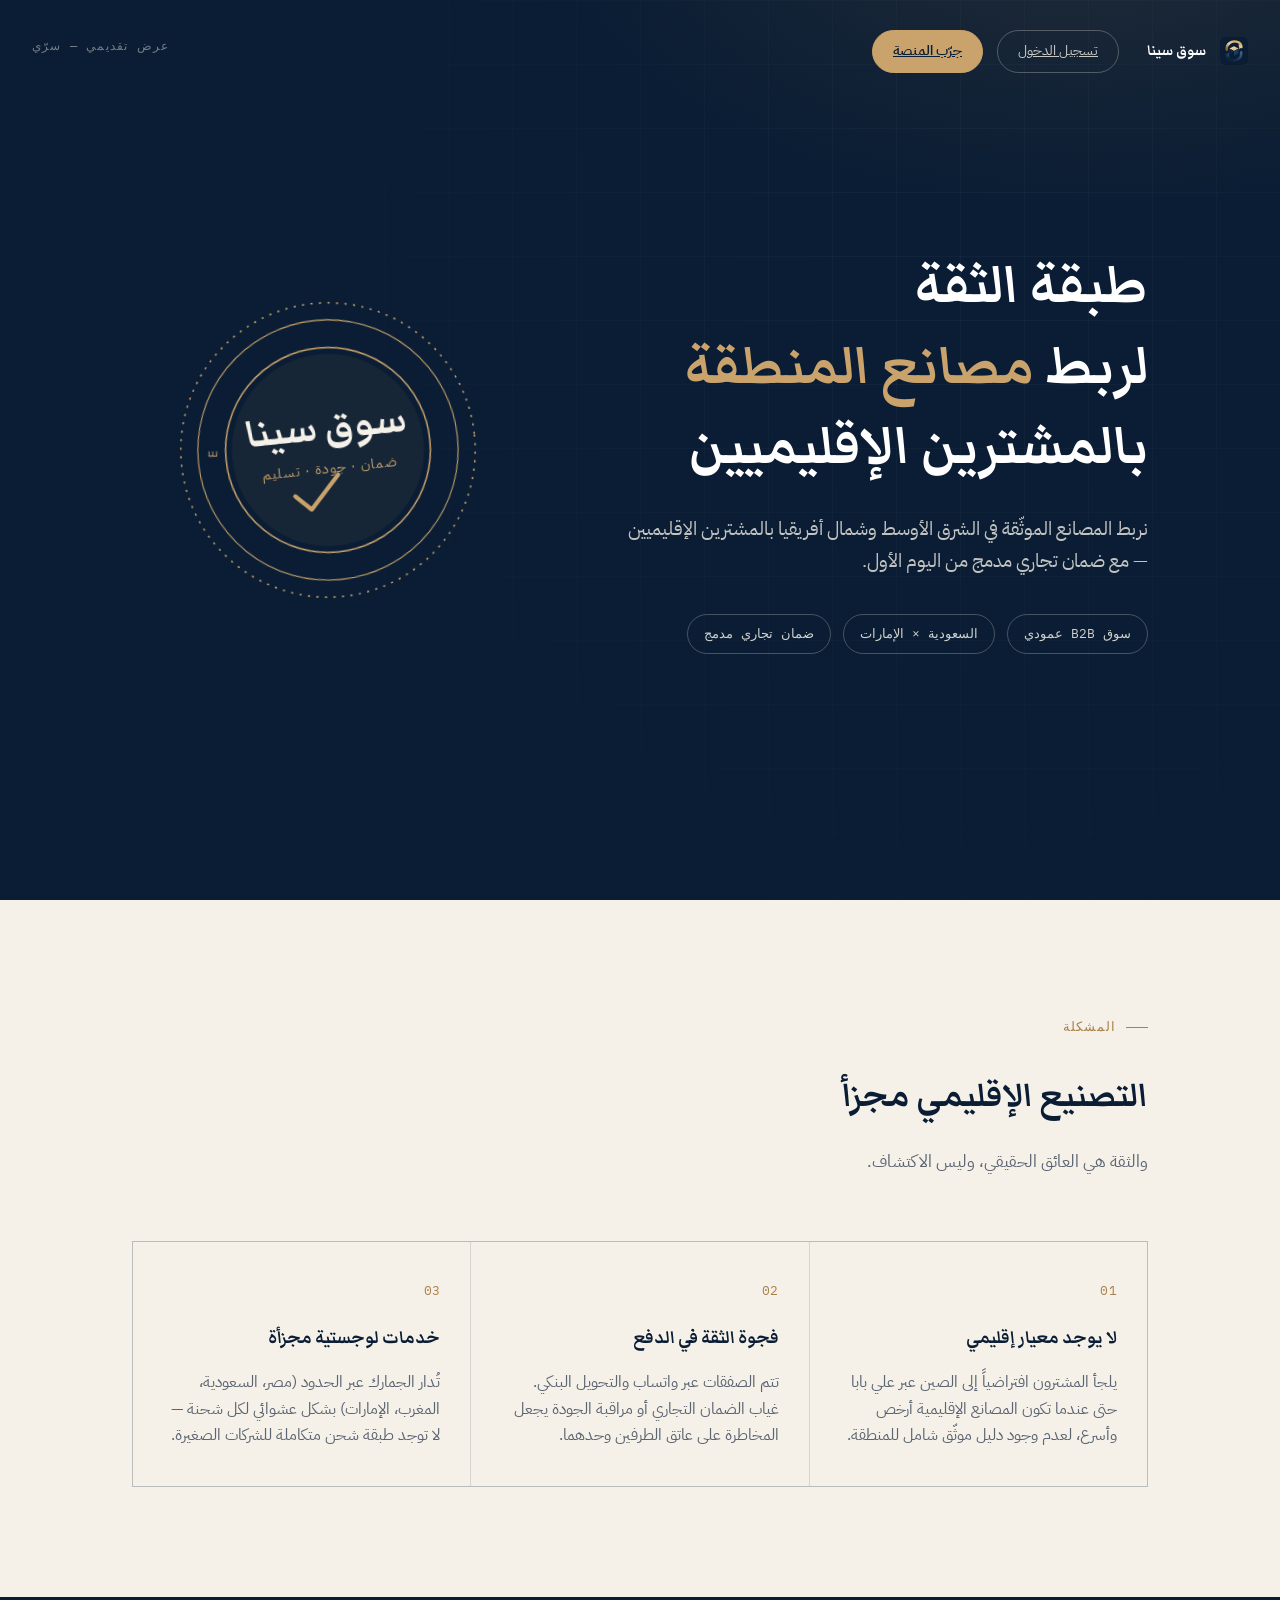
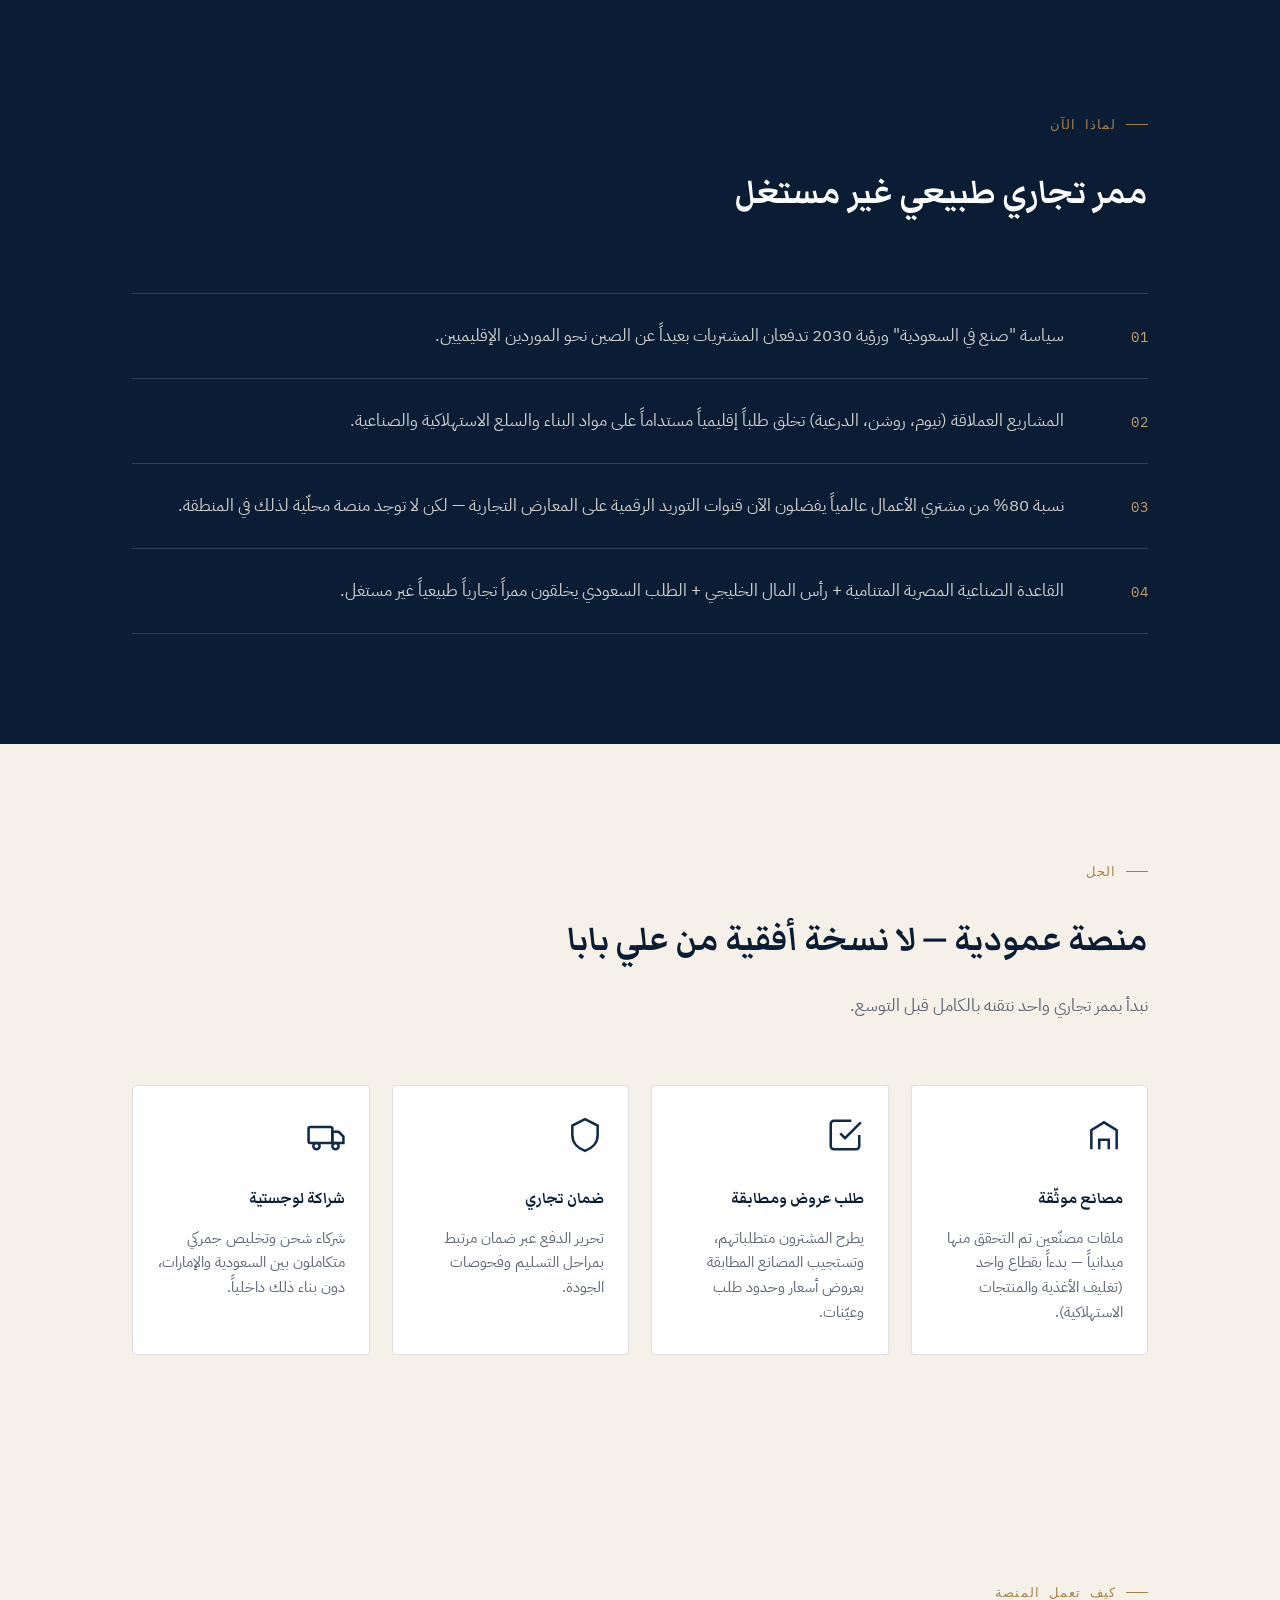
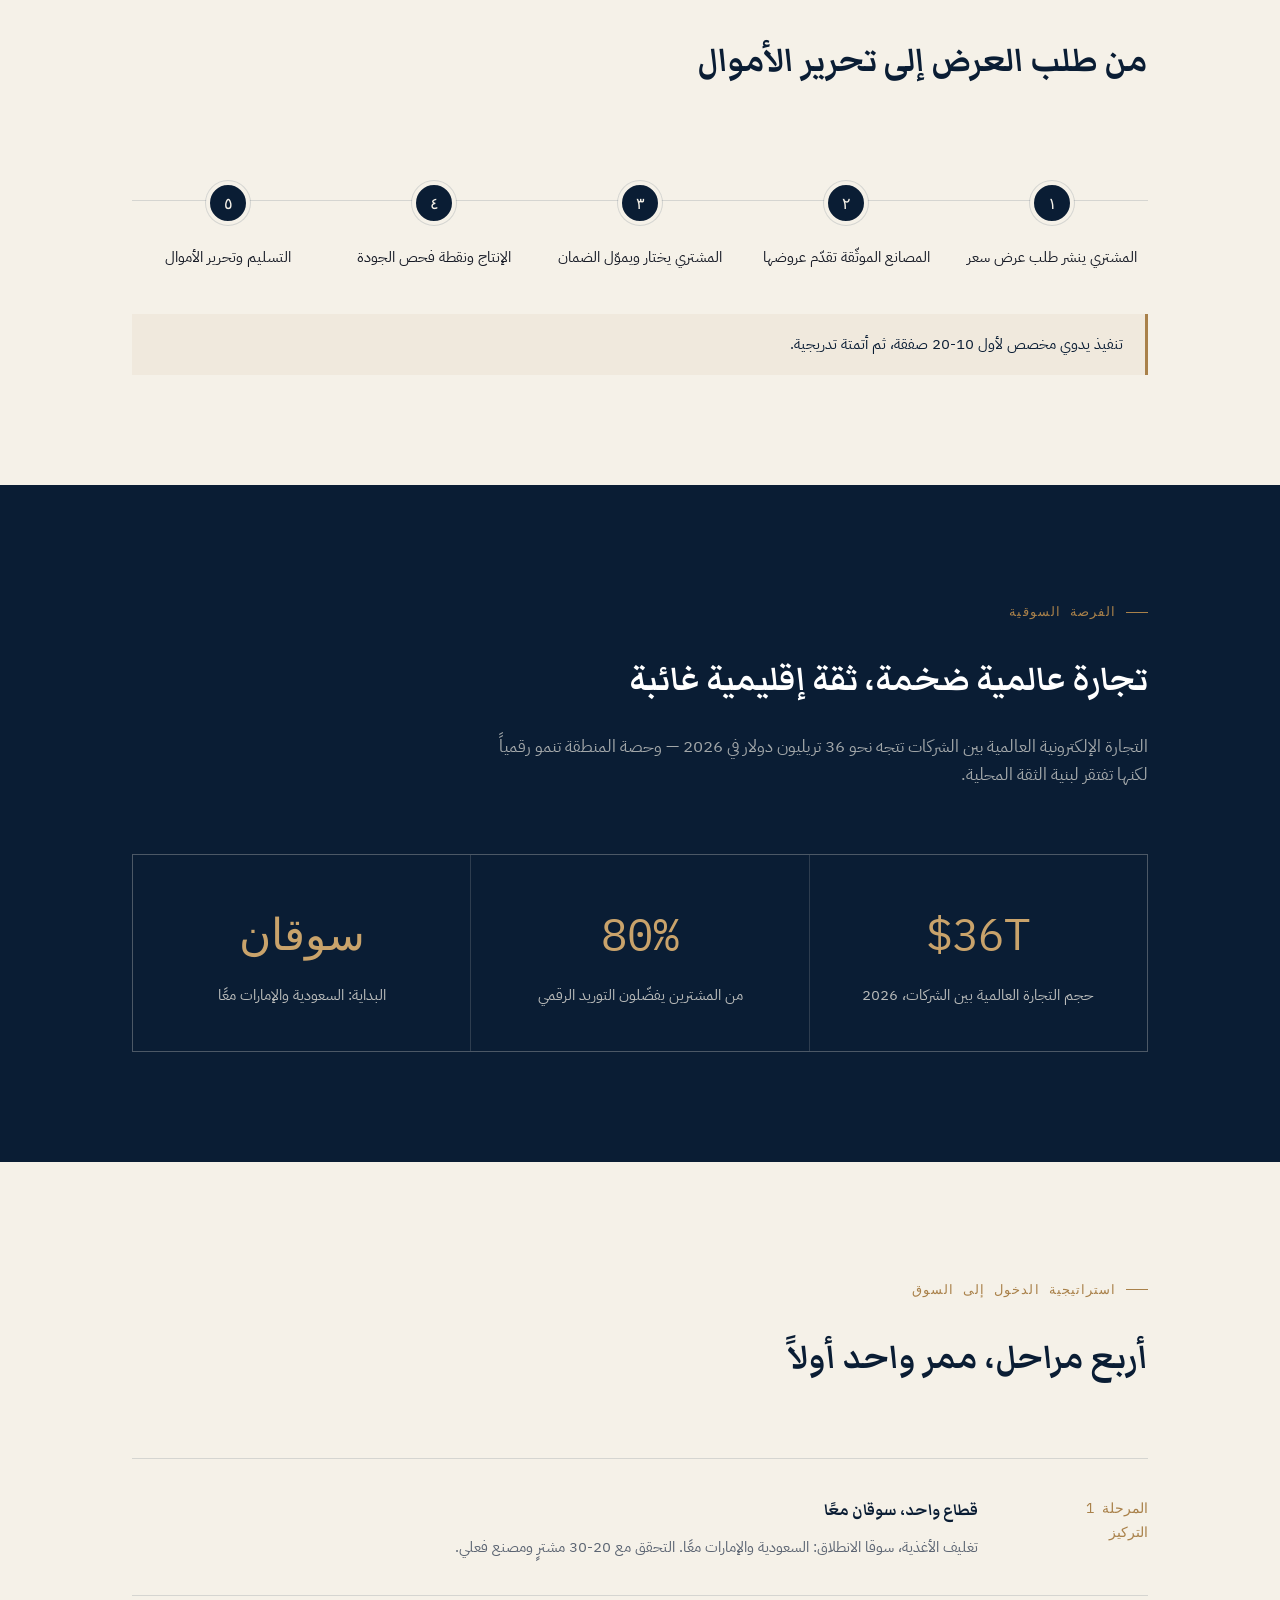
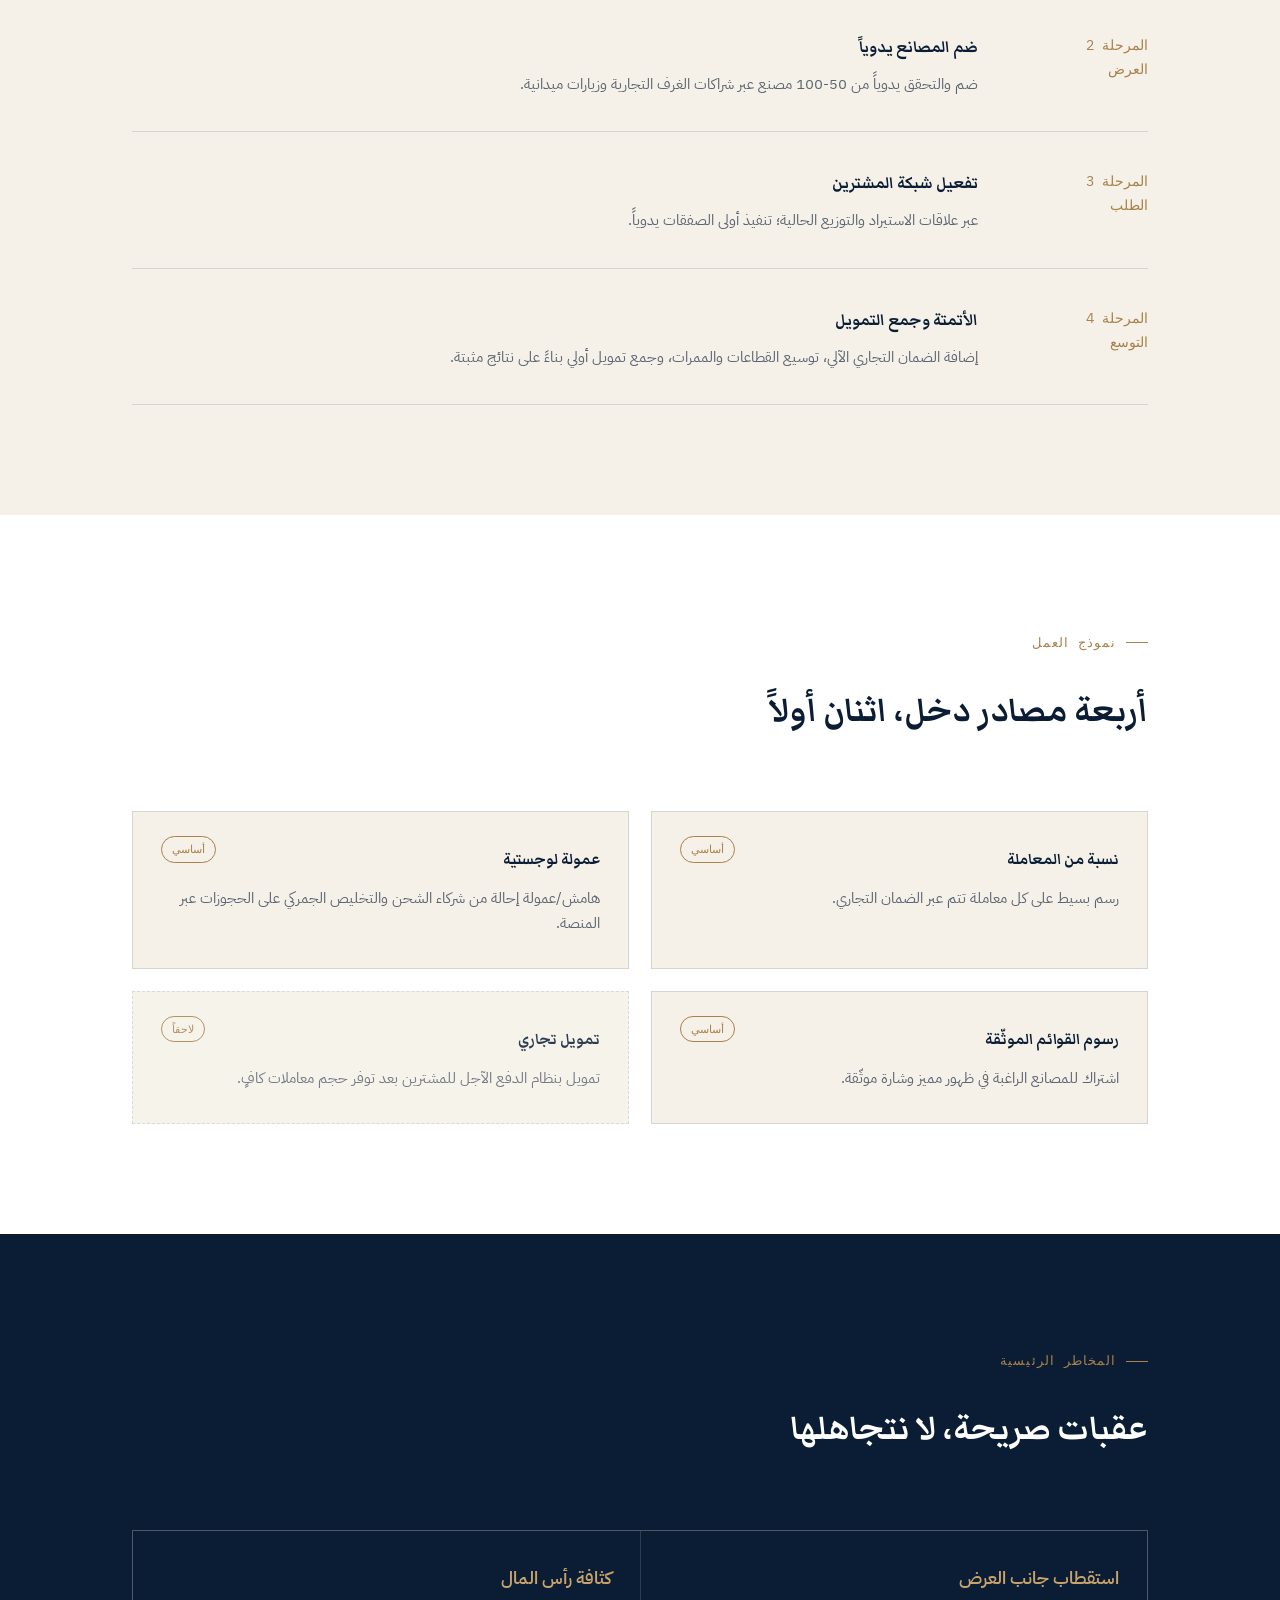
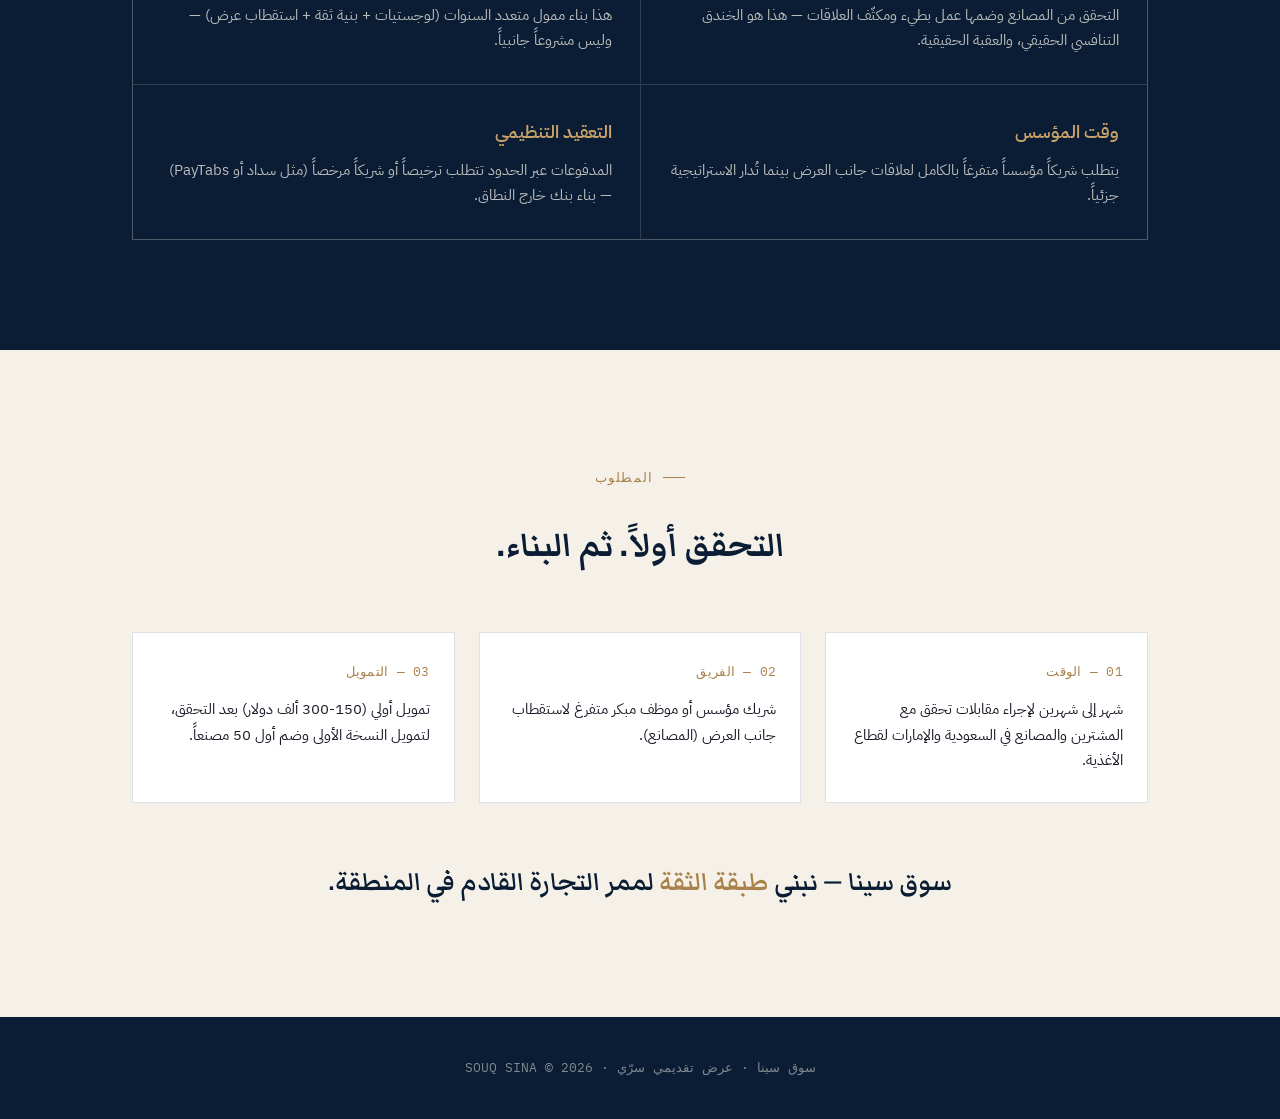
<file: souq_sina.html>
<!DOCTYPE html>
<html lang="ar" dir="rtl">
<head>
<meta charset="UTF-8">
<meta name="viewport" content="width=device-width, initial-scale=1.0">
<title>سوق سينا — طبقة الثقة للتجارة الإقليمية</title>
<link rel="preconnect" href="https://fonts.googleapis.com">
<link href="https://fonts.googleapis.com/css2?family=Markazi+Text:wght@500;600;700&family=IBM+Plex+Sans+Arabic:wght@300;400;500;600;700&family=IBM+Plex+Mono:wght@500;600&display=swap" rel="stylesheet">
<style>
  :root{
    --paper:#F5F1E8;
    --ink:#171B26;
    --navy:#0F2A4A;
    --navy-deep:#0A1D34;
    --brass:#A9814A;
    --brass-light:#C9A36B;
    --slate:#5B6472;
    --line:rgba(15,42,74,0.14);
    --seal-red:#8C2F2F;
  }
  *{box-sizing:border-box; margin:0; padding:0;}
  html{scroll-behavior:smooth;}
  body{
    background:var(--paper);
    color:var(--ink);
    font-family:'IBM Plex Sans Arabic', sans-serif;
    line-height:1.7;
    overflow-x:hidden;
  }
  h1,h2,h3,.display{
    font-family:'Markazi Text', 'IBM Plex Sans Arabic', serif;
    font-weight:700;
    color:var(--navy-deep);
  }
  .mono{font-family:'IBM Plex Mono', monospace; letter-spacing:0.02em;}
  .wrap{max-width:1080px; margin:0 auto; padding:0 32px;}
  section{position:relative; padding:110px 0;}
  .eyebrow{
    display:inline-flex; align-items:center; gap:10px;
    font-family:'IBM Plex Mono', monospace;
    font-size:13px; letter-spacing:0.08em;
    color:var(--brass);
    margin-bottom:22px;
  }
  .eyebrow::before{
    content:'';
    width:22px; height:1px; background:var(--brass);
  }

  /* ---------- HERO ---------- */
  .hero{
    min-height:100vh;
    display:flex; align-items:center;
    background:
      radial-gradient(ellipse 900px 500px at 85% -10%, rgba(169,129,74,0.14), transparent 60%),
      var(--navy-deep);
    color:var(--paper);
    position:relative;
    overflow:hidden;
  }
  .hero::before{
    content:'';
    position:absolute; inset:0;
    background-image:
      linear-gradient(rgba(245,241,232,0.035) 1px, transparent 1px),
      linear-gradient(90deg, rgba(245,241,232,0.035) 1px, transparent 1px);
    background-size:64px 64px;
    mask-image: radial-gradient(circle at 75% 30%, black, transparent 70%);
  }
  .hero-grid{
    display:grid; grid-template-columns:1.3fr 0.9fr; gap:60px; align-items:center;
    position:relative; z-index:2; width:100%;
  }
  .hero h1{
    font-size:clamp(42px, 5.4vw, 68px);
    color:#fff;
    line-height:1.18;
    margin-bottom:26px;
  }
  .hero h1 em{
    font-style:normal; color:var(--brass-light);
  }
  .hero p.lede{
    font-size:19px; color:rgba(245,241,232,0.78);
    max-width:520px; margin-bottom:36px;
  }
  .hero-tags{display:flex; flex-wrap:wrap; gap:12px;}
  .tag{
    font-size:13px; font-family:'IBM Plex Mono',monospace;
    border:1px solid rgba(245,241,232,0.25);
    color:rgba(245,241,232,0.85);
    padding:8px 16px; border-radius:100px;
  }
  .confidential{
    position:absolute; top:36px; left:32px; z-index:3;
    font-family:'IBM Plex Mono', monospace; font-size:12px;
    color:rgba(245,241,232,0.45); letter-spacing:0.1em;
  }
  .top-nav{
    position:absolute; top:30px; right:32px; z-index:3;
    display:flex; gap:14px; align-items:center;
  }
  .top-nav a{
    font-size:13.5px; color:rgba(245,241,232,0.8);
    border:1px solid rgba(245,241,232,0.28); padding:9px 20px; border-radius:100px;
    transition:all .2s ease;
  }
  .top-nav a.filled{ background:#C9A36B; color:#0A1D34; border-color:#C9A36B; font-weight:600; }
  .top-nav a:hover{ border-color:#C9A36B; color:#C9A36B; }
  .top-nav a.filled:hover{ background:#dab179; color:#0A1D34; }

  /* Seal signature element */
  .seal-wrap{ display:flex; justify-content:center; }
  .seal{ width:min(320px, 100%); animation:sealIn 1.4s cubic-bezier(.2,.9,.25,1) both; }
  @keyframes sealIn{
    0%{ opacity:0; transform:scale(0.7) rotate(-14deg); }
    100%{ opacity:1; transform:scale(1) rotate(-6deg); }
  }
  .seal-ring{ transform-origin:center; }
  .seal:hover .seal-ring{ animation:spin 20s linear infinite; }
  @keyframes spin{ to{ transform:rotate(360deg);} }

  /* ---------- SECTION HEADERS ---------- */
  .sec-head{ max-width:680px; margin-bottom:64px; }
  .sec-head h2{ font-size:clamp(30px,3.4vw,42px); margin-bottom:16px; }
  .sec-head p{ font-size:17px; color:var(--slate); }

  /* ---------- PROBLEM ---------- */
  .problem{ background:var(--paper); }
  .problem-grid{ display:grid; grid-template-columns:repeat(3,1fr); gap:1px; background:var(--line); border:1px solid var(--line); }
  .problem-card{ background:var(--paper); padding:38px 30px; }
  .problem-card .num{ font-family:'IBM Plex Mono',monospace; color:var(--brass); font-size:13px; margin-bottom:18px; display:block; }
  .problem-card h3{ font-size:22px; margin-bottom:12px; color:var(--navy-deep); }
  .problem-card p{ color:var(--slate); font-size:15.5px; }

  /* ---------- WHY NOW ---------- */
  .whynow{ background:var(--navy-deep); color:var(--paper); }
  .whynow .sec-head h2{ color:#fff; }
  .whynow .sec-head p{ color:rgba(245,241,232,0.65); }
  .why-list{ display:grid; gap:0; border-top:1px solid rgba(245,241,232,0.15); }
  .why-item{
    display:grid; grid-template-columns:60px 1fr; gap:24px;
    padding:28px 0; border-bottom:1px solid rgba(245,241,232,0.15);
  }
  .why-item .mono{ color:var(--brass-light); font-size:14px; padding-top:4px;}
  .why-item p{ font-size:16.5px; color:rgba(245,241,232,0.85); }

  /* ---------- SOLUTION ---------- */
  .solution{ background:var(--paper); }
  .sol-grid{ display:grid; grid-template-columns:repeat(4,1fr); gap:22px; }
  .sol-card{
    background:#fff; border:1px solid var(--line); border-radius:4px;
    padding:30px 24px; position:relative;
    transition:transform .35s ease, box-shadow .35s ease;
  }
  .sol-card:hover{ transform:translateY(-6px); box-shadow:0 20px 40px -18px rgba(15,42,74,0.25); }
  .sol-icon{ width:38px; height:38px; margin-bottom:20px; color:var(--navy); }
  .sol-card h3{ font-size:19px; margin-bottom:10px; color:var(--navy-deep); }
  .sol-card p{ font-size:14.5px; color:var(--slate); }

  /* ---------- HOW IT WORKS ---------- */
  .flow{ background:var(--paper); }
  .flow-track{ position:relative; padding-top:20px; }
  .flow-line{
    position:absolute; top:39px; right:0; left:0; height:1px; background:var(--line);
  }
  .flow-steps{ display:grid; grid-template-columns:repeat(5,1fr); gap:14px; position:relative; z-index:1;}
  .flow-step{ text-align:center; }
  .flow-dot{
    width:44px; height:44px; border-radius:50%;
    background:var(--navy-deep); color:var(--paper);
    display:flex; align-items:center; justify-content:center;
    font-family:'IBM Plex Mono',monospace; font-size:16px;
    margin:0 auto 20px; border:4px solid var(--paper); box-shadow:0 0 0 1px var(--line);
  }
  .flow-step p{ font-size:14.5px; color:var(--ink); padding:0 6px; }
  .flow-note{
    margin-top:44px; padding:18px 22px; border-right:3px solid var(--brass);
    background:rgba(169,129,74,0.07); font-size:14.5px; color:var(--navy-deep);
  }

  /* ---------- MARKET ---------- */
  .market{ background:var(--navy-deep); color:var(--paper); }
  .market .sec-head h2{ color:#fff; }
  .market .sec-head p{ color:rgba(245,241,232,0.65); }
  .stat-grid{ display:grid; grid-template-columns:repeat(3,1fr); gap:1px; background:rgba(245,241,232,0.15); border:1px solid rgba(245,241,232,0.15); }
  .stat{ background:var(--navy-deep); padding:42px 30px; text-align:center; }
  .stat .big{ font-family:'IBM Plex Mono',monospace; font-size:44px; color:var(--brass-light); display:block; margin-bottom:10px; }
  .stat .label{ font-size:14.5px; color:rgba(245,241,232,0.75); }

  /* ---------- GTM ---------- */
  .gtm{ background:var(--paper); }
  .phase-list{ display:flex; flex-direction:column; gap:0; }
  .phase{
    display:grid; grid-template-columns:140px 1fr; gap:30px;
    padding:34px 0; border-bottom:1px solid var(--line);
    align-items:start;
  }
  .phase:first-child{ border-top:1px solid var(--line); }
  .phase-label{ font-family:'IBM Plex Mono',monospace; color:var(--brass); font-size:14px; padding-top:4px; }
  .phase h3{ font-size:20px; margin-bottom:8px; color:var(--navy-deep); }
  .phase p{ color:var(--slate); font-size:15px; }

  /* ---------- BUSINESS MODEL ---------- */
  .model{ background:#fff; }
  .model-grid{ display:grid; grid-template-columns:repeat(2,1fr); gap:22px; }
  .model-card{
    border:1px solid var(--line); padding:32px 28px; position:relative;
    background:var(--paper);
  }
  .model-card.future{ border-style:dashed; opacity:0.85; }
  .model-tag{
    position:absolute; top:24px; left:28px;
    font-family:'IBM Plex Mono',monospace; font-size:11px;
    color:var(--brass); border:1px solid var(--brass); border-radius:100px;
    padding:3px 10px;
  }
  .model-card h3{ font-size:19px; margin-bottom:10px; color:var(--navy-deep); padding-left:90px;}
  .model-card p{ font-size:14.5px; color:var(--slate); }

  /* ---------- RISKS ---------- */
  .risks{ background:var(--navy-deep); color:var(--paper); }
  .risks .sec-head h2{ color:#fff; }
  .risks .sec-head p{ color:rgba(245,241,232,0.65); }
  .risk-grid{ display:grid; grid-template-columns:repeat(2,1fr); gap:1px; background:rgba(245,241,232,0.15); border:1px solid rgba(245,241,232,0.15); }
  .risk-card{ background:var(--navy-deep); padding:32px 28px; }
  .risk-card h3{ font-size:18px; color:var(--brass-light); margin-bottom:10px; font-family:'IBM Plex Sans Arabic'; font-weight:600;}
  .risk-card p{ font-size:14.5px; color:rgba(245,241,232,0.75); }

  /* ---------- ASK ---------- */
  .ask{ background:var(--paper); text-align:center; }
  .ask .sec-head{ margin:0 auto 50px; text-align:center; }
  .ask-list{ display:grid; grid-template-columns:repeat(3,1fr); gap:24px; margin-bottom:56px; text-align:right;}
  .ask-card{ background:#fff; border:1px solid var(--line); padding:28px 24px; }
  .ask-card .mono{ color:var(--brass); font-size:13px; display:block; margin-bottom:14px;}
  .ask-card p{ font-size:15px; color:var(--ink); }
  .closing{
    font-family:'Markazi Text', serif; font-weight:600;
    font-size:clamp(24px,3vw,32px); color:var(--navy-deep);
    max-width:640px; margin:0 auto; line-height:1.5;
  }
  .closing .brass{ color:var(--brass); }

  footer{
    background:var(--navy-deep); color:rgba(245,241,232,0.5);
    padding:40px 0; text-align:center; font-size:13px;
    font-family:'IBM Plex Mono',monospace;
  }

  .reveal{ opacity:0; transform:translateY(24px); transition:opacity .7s ease, transform .7s ease; }
  .reveal.in{ opacity:1; transform:translateY(0); }

  @media (max-width:860px){
    .hero-grid{ grid-template-columns:1fr; }
    .seal-wrap{ order:-1; margin-bottom:10px; }
    .problem-grid, .sol-grid, .stat-grid, .model-grid, .risk-grid, .ask-list{ grid-template-columns:1fr; }
    .flow-steps{ grid-template-columns:repeat(1,1fr); gap:26px; }
    .flow-line{ display:none; }
    .why-item{ grid-template-columns:44px 1fr; }
    section{ padding:70px 0; }
    .model-card h3{ padding-left:0; margin-top:30px; }
    .model-tag{ position:static; display:inline-block; margin-bottom:14px; }
  }
</style>
</head>
<body>

<section class="hero">
  <span class="confidential">عرض تقديمي — سرّي</span>
  <div class="top-nav">
    <img src="logo.svg" style="width:28px;height:28px;">
    <span style="font-family:'Markazi Text',serif; font-weight:700; font-size:18px; color:#fff; margin-left:14px;">سوق سينا</span>
    <a href="login.html">تسجيل الدخول</a>
    <a href="login.html" class="filled">جرّب المنصة</a>
  </div>
  <div class="wrap hero-grid">
    <div>
      <h1>طبقة الثقة<br>لربط <em>مصانع المنطقة</em><br>بالمشترين الإقليميين</h1>
      <p class="lede">نربط المصانع الموثّقة في الشرق الأوسط وشمال أفريقيا بالمشترين الإقليميين — مع ضمان تجاري مدمج من اليوم الأول.</p>
      <div class="hero-tags">
        <span class="tag">سوق B2B عمودي</span>
        <span class="tag">السعودية × الإمارات</span>
        <span class="tag">ضمان تجاري مدمج</span>
      </div>
    </div>
    <div class="seal-wrap">
      <svg class="seal" viewBox="0 0 300 300" xmlns="http://www.w3.org/2000/svg">
        <g class="seal-ring">
          <circle cx="150" cy="150" r="138" fill="none" stroke="#C9A36B" stroke-width="1.4" stroke-dasharray="2 6"/>
          <circle cx="150" cy="150" r="122" fill="none" stroke="#C9A36B" stroke-width="1"/>
          <path id="ringpath" fill="none" d="M150,150 m-104,0 a104,104 0 1,1 208,0 a104,104 0 1,1 -208,0"/>
          <text font-family="IBM Plex Mono, monospace" font-size="11.5" fill="#C9A36B" letter-spacing="3">
            <textPath href="#ringpath" startOffset="2%">SOUQ SINA · TRADE ASSURANCE · SOUQ SINA · TRADE ASSURANCE ·</textPath>
          </text>
        </g>
        <circle cx="150" cy="150" r="96" fill="none" stroke="#C9A36B" stroke-width="1.4"/>
        <circle cx="150" cy="150" r="90" fill="rgba(201,163,107,0.06)"/>
        <text x="150" y="140" text-anchor="middle" font-family="Markazi Text, serif" font-weight="700" font-size="46" fill="#F5F1E8">سوق سينا</text>
        <text x="150" y="172" text-anchor="middle" font-family="IBM Plex Sans Arabic" font-size="13" fill="#C9A36B" letter-spacing="1">ضمان · جودة · تسليم</text>
        <path d="M115 190 l14 14 28-30" stroke="#C9A36B" stroke-width="4" fill="none" stroke-linecap="round" stroke-linejoin="round"/>
      </svg>
    </div>
  </div>
</section>

<section class="problem">
  <div class="wrap">
    <div class="sec-head reveal">
      <span class="eyebrow">المشكلة</span>
      <h2>التصنيع الإقليمي مجزأ</h2>
      <p>والثقة هي العائق الحقيقي، وليس الاكتشاف.</p>
    </div>
    <div class="problem-grid reveal">
      <div class="problem-card">
        <span class="num mono">01</span>
        <h3>لا يوجد معيار إقليمي</h3>
        <p>يلجأ المشترون افتراضياً إلى الصين عبر علي بابا حتى عندما تكون المصانع الإقليمية أرخص وأسرع، لعدم وجود دليل موثّق شامل للمنطقة.</p>
      </div>
      <div class="problem-card">
        <span class="num mono">02</span>
        <h3>فجوة الثقة في الدفع</h3>
        <p>تتم الصفقات عبر واتساب والتحويل البنكي. غياب الضمان التجاري أو مراقبة الجودة يجعل المخاطرة على عاتق الطرفين وحدهما.</p>
      </div>
      <div class="problem-card">
        <span class="num mono">03</span>
        <h3>خدمات لوجستية مجزأة</h3>
        <p>تُدار الجمارك عبر الحدود (مصر، السعودية، المغرب، الإمارات) بشكل عشوائي لكل شحنة — لا توجد طبقة شحن متكاملة للشركات الصغيرة.</p>
      </div>
    </div>
  </div>
</section>

<section class="whynow">
  <div class="wrap">
    <div class="sec-head reveal">
      <span class="eyebrow">لماذا الآن</span>
      <h2>ممر تجاري طبيعي غير مستغل</h2>
    </div>
    <div class="why-list reveal">
      <div class="why-item">
        <span class="mono">01</span>
        <p>سياسة "صنع في السعودية" ورؤية 2030 تدفعان المشتريات بعيداً عن الصين نحو الموردين الإقليميين.</p>
      </div>
      <div class="why-item">
        <span class="mono">02</span>
        <p>المشاريع العملاقة (نيوم، روشن، الدرعية) تخلق طلباً إقليمياً مستداماً على مواد البناء والسلع الاستهلاكية والصناعية.</p>
      </div>
      <div class="why-item">
        <span class="mono">03</span>
        <p>نسبة 80% من مشتري الأعمال عالمياً يفضلون الآن قنوات التوريد الرقمية على المعارض التجارية — لكن لا توجد منصة محلّية لذلك في المنطقة.</p>
      </div>
      <div class="why-item">
        <span class="mono">04</span>
        <p>القاعدة الصناعية المصرية المتنامية + رأس المال الخليجي + الطلب السعودي يخلقون ممراً تجارياً طبيعياً غير مستغل.</p>
      </div>
    </div>
  </div>
</section>

<section class="solution">
  <div class="wrap">
    <div class="sec-head reveal">
      <span class="eyebrow">الحل</span>
      <h2>منصة عمودية — لا نسخة أفقية من علي بابا</h2>
      <p>نبدأ بممر تجاري واحد نتقنه بالكامل قبل التوسع.</p>
    </div>
    <div class="sol-grid reveal">
      <div class="sol-card">
        <svg class="sol-icon" viewBox="0 0 24 24" fill="none" stroke="currentColor" stroke-width="1.6"><path d="M4 21V9l8-5 8 5v12"/><path d="M9 21v-6h6v6"/></svg>
        <h3>مصانع موثّقة</h3>
        <p>ملفات مصنّعين تم التحقق منها ميدانياً — بدءاً بقطاع واحد (تغليف الأغذية والمنتجات الاستهلاكية).</p>
      </div>
      <div class="sol-card">
        <svg class="sol-icon" viewBox="0 0 24 24" fill="none" stroke="currentColor" stroke-width="1.6"><path d="M9 11l3 3L22 4"/><path d="M21 12v7a2 2 0 01-2 2H5a2 2 0 01-2-2V5a2 2 0 012-2h11"/></svg>
        <h3>طلب عروض ومطابقة</h3>
        <p>يطرح المشترون متطلباتهم، وتستجيب المصانع المطابقة بعروض أسعار وحدود طلب وعيّنات.</p>
      </div>
      <div class="sol-card">
        <svg class="sol-icon" viewBox="0 0 24 24" fill="none" stroke="currentColor" stroke-width="1.6"><path d="M12 2l8 4v6c0 5-3.5 8.5-8 10-4.5-1.5-8-5-8-10V6l8-4z"/></svg>
        <h3>ضمان تجاري</h3>
        <p>تحرير الدفع عبر ضمان مرتبط بمراحل التسليم وفحوصات الجودة.</p>
      </div>
      <div class="sol-card">
        <svg class="sol-icon" viewBox="0 0 24 24" fill="none" stroke="currentColor" stroke-width="1.6"><rect x="1" y="7" width="15" height="10" rx="1"/><path d="M16 10h4l3 3v4h-7z"/><circle cx="6" cy="19" r="2"/><circle cx="18" cy="19" r="2"/></svg>
        <h3>شراكة لوجستية</h3>
        <p>شركاء شحن وتخليص جمركي متكاملون بين السعودية والإمارات، دون بناء ذلك داخلياً.</p>
      </div>
    </div>
  </div>
</section>

<section class="flow">
  <div class="wrap">
    <div class="sec-head reveal">
      <span class="eyebrow">كيف تعمل المنصة</span>
      <h2>من طلب العرض إلى تحرير الأموال</h2>
    </div>
    <div class="flow-track reveal">
      <div class="flow-line"></div>
      <div class="flow-steps">
        <div class="flow-step"><div class="flow-dot">١</div><p>المشتري ينشر طلب عرض سعر</p></div>
        <div class="flow-step"><div class="flow-dot">٢</div><p>المصانع الموثّقة تقدّم عروضها</p></div>
        <div class="flow-step"><div class="flow-dot">٣</div><p>المشتري يختار ويموّل الضمان</p></div>
        <div class="flow-step"><div class="flow-dot">٤</div><p>الإنتاج ونقطة فحص الجودة</p></div>
        <div class="flow-step"><div class="flow-dot">٥</div><p>التسليم وتحرير الأموال</p></div>
      </div>
      <div class="flow-note">تنفيذ يدوي مخصص لأول 10-20 صفقة، ثم أتمتة تدريجية.</div>
    </div>
  </div>
</section>

<section class="market">
  <div class="wrap">
    <div class="sec-head reveal">
      <span class="eyebrow">الفرصة السوقية</span>
      <h2>تجارة عالمية ضخمة، ثقة إقليمية غائبة</h2>
      <p>التجارة الإلكترونية العالمية بين الشركات تتجه نحو 36 تريليون دولار في 2026 — وحصة المنطقة تنمو رقمياً لكنها تفتقر لبنية الثقة المحلية.</p>
    </div>
    <div class="stat-grid reveal">
      <div class="stat"><span class="big">36T$</span><span class="label">حجم التجارة العالمية بين الشركات، 2026</span></div>
      <div class="stat"><span class="big">80%</span><span class="label">من المشترين يفضّلون التوريد الرقمي</span></div>
      <div class="stat"><span class="big">سوقان</span><span class="label">البداية: السعودية والإمارات معًا</span></div>
    </div>
  </div>
</section>

<section class="gtm">
  <div class="wrap">
    <div class="sec-head reveal">
      <span class="eyebrow">استراتيجية الدخول إلى السوق</span>
      <h2>أربع مراحل، ممر واحد أولاً</h2>
    </div>
    <div class="phase-list reveal">
      <div class="phase">
        <span class="phase-label">المرحلة 1<br>التركيز</span>
        <div><h3>قطاع واحد، سوقان معًا</h3><p>تغليف الأغذية، سوقا الانطلاق: السعودية والإمارات معًا. التحقق مع 20-30 مشترٍ ومصنع فعلي.</p></div>
      </div>
      <div class="phase">
        <span class="phase-label">المرحلة 2<br>العرض</span>
        <div><h3>ضم المصانع يدوياً</h3><p>ضم والتحقق يدوياً من 50-100 مصنع عبر شراكات الغرف التجارية وزيارات ميدانية.</p></div>
      </div>
      <div class="phase">
        <span class="phase-label">المرحلة 3<br>الطلب</span>
        <div><h3>تفعيل شبكة المشترين</h3><p>عبر علاقات الاستيراد والتوزيع الحالية؛ تنفيذ أولى الصفقات يدوياً.</p></div>
      </div>
      <div class="phase">
        <span class="phase-label">المرحلة 4<br>التوسع</span>
        <div><h3>الأتمتة وجمع التمويل</h3><p>إضافة الضمان التجاري الآلي، توسيع القطاعات والممرات، وجمع تمويل أولي بناءً على نتائج مثبتة.</p></div>
      </div>
    </div>
  </div>
</section>

<section class="model">
  <div class="wrap">
    <div class="sec-head reveal">
      <span class="eyebrow">نموذج العمل</span>
      <h2>أربعة مصادر دخل، اثنان أولاً</h2>
    </div>
    <div class="model-grid reveal">
      <div class="model-card">
        <span class="model-tag">أساسي</span>
        <h3>نسبة من المعاملة</h3>
        <p>رسم بسيط على كل معاملة تتم عبر الضمان التجاري.</p>
      </div>
      <div class="model-card">
        <span class="model-tag">أساسي</span>
        <h3>عمولة لوجستية</h3>
        <p>هامش/عمولة إحالة من شركاء الشحن والتخليص الجمركي على الحجوزات عبر المنصة.</p>
      </div>
      <div class="model-card">
        <span class="model-tag">أساسي</span>
        <h3>رسوم القوائم الموثّقة</h3>
        <p>اشتراك للمصانع الراغبة في ظهور مميز وشارة موثّقة.</p>
      </div>
      <div class="model-card future">
        <span class="model-tag">لاحقاً</span>
        <h3>تمويل تجاري</h3>
        <p>تمويل بنظام الدفع الآجل للمشترين بعد توفر حجم معاملات كافٍ.</p>
      </div>
    </div>
  </div>
</section>

<section class="risks">
  <div class="wrap">
    <div class="sec-head reveal">
      <span class="eyebrow">المخاطر الرئيسية</span>
      <h2>عقبات صريحة، لا نتجاهلها</h2>
    </div>
    <div class="risk-grid reveal">
      <div class="risk-card"><h3>استقطاب جانب العرض</h3><p>التحقق من المصانع وضمها عمل بطيء ومكثّف العلاقات — هذا هو الخندق التنافسي الحقيقي، والعقبة الحقيقية.</p></div>
      <div class="risk-card"><h3>كثافة رأس المال</h3><p>هذا بناء ممول متعدد السنوات (لوجستيات + بنية ثقة + استقطاب عرض) — وليس مشروعاً جانبياً.</p></div>
      <div class="risk-card"><h3>وقت المؤسس</h3><p>يتطلب شريكاً مؤسساً متفرغاً بالكامل لعلاقات جانب العرض بينما تُدار الاستراتيجية جزئياً.</p></div>
      <div class="risk-card"><h3>التعقيد التنظيمي</h3><p>المدفوعات عبر الحدود تتطلب ترخيصاً أو شريكاً مرخصاً (مثل سداد أو PayTabs) — بناء بنك خارج النطاق.</p></div>
    </div>
  </div>
</section>

<section class="ask">
  <div class="wrap">
    <div class="sec-head reveal">
      <span class="eyebrow">المطلوب</span>
      <h2>التحقق أولاً. ثم البناء.</h2>
    </div>
    <div class="ask-list reveal">
      <div class="ask-card"><span class="mono">01 — الوقت</span><p>شهر إلى شهرين لإجراء مقابلات تحقق مع المشترين والمصانع في السعودية والإمارات لقطاع الأغذية.</p></div>
      <div class="ask-card"><span class="mono">02 — الفريق</span><p>شريك مؤسس أو موظف مبكر متفرغ لاستقطاب جانب العرض (المصانع).</p></div>
      <div class="ask-card"><span class="mono">03 — التمويل</span><p>تمويل أولي (150-300 ألف دولار) بعد التحقق، لتمويل النسخة الأولى وضم أول 50 مصنعاً.</p></div>
    </div>
    <p class="closing reveal">سوق سينا — نبني <span class="brass">طبقة الثقة</span> لممر التجارة القادم في المنطقة.</p>
  </div>
</section>

<footer>سوق سينا · عرض تقديمي سرّي · SOUQ SINA © 2026</footer>

<script>
  const els = document.querySelectorAll('.reveal');
  const io = new IntersectionObserver((entries)=>{
    entries.forEach(e=>{ if(e.isIntersecting){ e.target.classList.add('in'); io.unobserve(e.target); } });
  }, { threshold:0.15 });
  els.forEach(el=>io.observe(el));
</script>

</body>
</html>
</file>
<file: app.css>
@import url('https://fonts.googleapis.com/css2?family=Markazi+Text:wght@500;600;700&family=IBM+Plex+Sans+Arabic:wght@300;400;500;600;700&family=IBM+Plex+Mono:wght@500;600&display=swap');

:root{
  --paper:#F5F1E8;
  --paper-2:#EFE9DA;
  --ink:#171B26;
  --navy:#0F2A4A;
  --navy-deep:#0A1D34;
  --brass:#A9814A;
  --brass-light:#C9A36B;
  --slate:#5B6472;
  --line:rgba(15,42,74,0.14);
  --white:#ffffff;
  --green:#3B7A4A;
  --green-bg:#E6F0E7;
  --amber:#B0791A;
  --amber-bg:#F6EAD3;
  --red:#8C2F2F;
  --red-bg:#F5E6E4;
}
*{box-sizing:border-box; margin:0; padding:0;}
html,body{height:100%;}
body{
  background:var(--paper);
  color:var(--ink);
  font-family:'IBM Plex Sans Arabic', sans-serif;
  line-height:1.6;
}
h1,h2,h3,.display{ font-family:'Markazi Text', serif; font-weight:700; color:var(--navy-deep); }
.mono{ font-family:'IBM Plex Mono', monospace; letter-spacing:0.02em; }
a{ color:inherit; text-decoration:none; }

/* ---------- APP SHELL ---------- */
.app{ display:grid; grid-template-columns:250px 1fr; min-height:100vh; }
.sidebar{
  background:var(--navy-deep); color:var(--paper);
  padding:28px 22px; display:flex; flex-direction:column;
  position:sticky; top:0; height:100vh;
}
.sb-logo{ display:flex; align-items:center; gap:10px; margin-bottom:44px; }
.sb-logo .mark{
  width:34px; height:34px; border-radius:50%; border:1.5px solid var(--brass-light);
  display:flex; align-items:center; justify-content:center;
  font-family:'Markazi Text',serif; font-weight:700; color:var(--brass-light); font-size:16px;
}
.sb-logo .name{ font-family:'Markazi Text',serif; font-size:21px; font-weight:700; color:#fff; }
.sb-nav{ display:flex; flex-direction:column; gap:4px; flex:1; }
.sb-link{
  display:flex; align-items:center; gap:12px;
  padding:12px 14px; border-radius:6px; font-size:14.5px;
  color:rgba(245,241,232,0.68);
  transition:background .2s ease, color .2s ease;
}
.sb-link svg{ width:18px; height:18px; flex-shrink:0; }
.sb-link:hover{ background:rgba(245,241,232,0.06); color:#fff; }
.sb-link.active{ background:rgba(201,163,107,0.14); color:var(--brass-light); }
.sb-foot{
  border-top:1px solid rgba(245,241,232,0.15); padding-top:18px; margin-top:18px;
  display:flex; align-items:center; gap:10px; font-size:13px; color:rgba(245,241,232,0.6);
}
.sb-avatar{
  width:32px; height:32px; border-radius:50%; background:var(--brass);
  display:flex; align-items:center; justify-content:center; font-size:13px; color:var(--navy-deep); font-weight:600;
}

.main{ padding:34px 40px; max-width:1180px; margin:0 auto; }
.topbar{ display:flex; align-items:center; justify-content:space-between; margin-bottom:34px; }
.topbar h1{ font-size:28px; }
.topbar p{ color:var(--slate); font-size:14.5px; margin-top:4px; }

/* ---------- BUTTONS ---------- */
.btn{
  display:inline-flex; align-items:center; justify-content:center; gap:8px;
  padding:11px 22px; border-radius:6px; font-size:14.5px; font-weight:500;
  border:1px solid var(--line); cursor:pointer; background:var(--white); color:var(--navy-deep);
  transition:all .18s ease; font-family:inherit;
}
.btn:hover{ border-color:var(--navy); }
.btn-primary{ background:var(--navy-deep); border-color:var(--navy-deep); color:#fff; }
.btn-primary:hover{ background:var(--navy); }
.btn-brass{ background:var(--brass); border-color:var(--brass); color:#fff; }
.btn-brass:hover{ background:#93703F; }
.btn-block{ width:100%; }
.btn-sm{ padding:7px 14px; font-size:13px; }

/* ---------- CARDS ---------- */
.card{ background:var(--white); border:1px solid var(--line); border-radius:8px; padding:24px; }
.kpi-grid{ display:grid; grid-template-columns:repeat(4,1fr); gap:18px; margin-bottom:34px; }
.kpi{ background:var(--white); border:1px solid var(--line); border-radius:8px; padding:22px 22px; }
.kpi .label{ font-size:13px; color:var(--slate); margin-bottom:10px; }
.kpi .value{ font-family:'IBM Plex Mono',monospace; font-size:28px; color:var(--navy-deep); }
.kpi .delta{ font-size:12.5px; margin-top:8px; }
.kpi .delta.up{ color:var(--green); }
.kpi .delta.down{ color:var(--red); }

/* ---------- BADGES/TAGS ---------- */
.badge{ display:inline-flex; align-items:center; gap:6px; padding:4px 12px; border-radius:100px; font-size:12.5px; font-weight:500; }
.badge-green{ background:var(--green-bg); color:var(--green); }
.badge-amber{ background:var(--amber-bg); color:var(--amber); }
.badge-red{ background:var(--red-bg); color:var(--red); }
.badge-navy{ background:rgba(15,42,74,0.08); color:var(--navy); }
.badge-brass{ background:rgba(169,129,74,0.12); color:var(--brass); }
.badge svg{ width:12px; height:12px; }

/* ---------- TABLE ---------- */
table{ width:100%; border-collapse:collapse; }
th{ text-align:right; font-size:12.5px; color:var(--slate); font-weight:500; padding:12px 14px; border-bottom:1px solid var(--line); }
td{ padding:16px 14px; font-size:14px; border-bottom:1px solid var(--line); }
tr:last-child td{ border-bottom:none; }
tr.row-link{ cursor:pointer; transition:background .15s ease; }
tr.row-link:hover{ background:var(--paper-2); }

/* ---------- FORMS ---------- */
label{ display:block; font-size:13.5px; color:var(--navy-deep); font-weight:500; margin-bottom:8px; }
input[type=text], input[type=email], input[type=password], input[type=number], input[type=date], select, textarea{
  width:100%; padding:12px 14px; border:1px solid var(--line); border-radius:6px;
  font-family:inherit; font-size:14.5px; background:var(--white); color:var(--ink);
}
input:focus, select:focus, textarea:focus{ outline:none; border-color:var(--brass); box-shadow:0 0 0 3px rgba(169,129,74,0.12); }
.field{ margin-bottom:20px; }
.field-row{ display:grid; grid-template-columns:1fr 1fr; gap:18px; }
.hint{ font-size:12.5px; color:var(--slate); margin-top:6px; }

/* ---------- SECTION HEAD ---------- */
.sec-title{ display:flex; align-items:center; justify-content:space-between; margin-bottom:18px; }
.sec-title h2{ font-size:19px; }

/* ---------- FACTORY / QUOTE CARD ---------- */
.quote-card{
  border:1px solid var(--line); border-radius:8px; padding:22px; background:var(--white);
  display:grid; grid-template-columns:1fr auto; gap:16px; align-items:start; margin-bottom:14px;
}
.quote-card.selected{ border-color:var(--brass); box-shadow:0 0 0 1px var(--brass); }
.factory-name{ font-size:16px; font-weight:600; color:var(--navy-deep); display:flex; align-items:center; gap:8px; }
.factory-meta{ font-size:13px; color:var(--slate); margin-top:6px; }
.quote-price{ font-family:'IBM Plex Mono',monospace; font-size:20px; color:var(--navy-deep); text-align:left; }
.quote-terms{ font-size:12.5px; color:var(--slate); text-align:left; margin-top:4px; }

/* ---------- MODAL ---------- */
.modal-overlay{
  position:fixed; inset:0; background:rgba(10,29,52,0.55);
  display:none; align-items:center; justify-content:center; z-index:100; padding:20px;
}
.modal-overlay.open{ display:flex; }
.modal{
  background:var(--white); border-radius:10px; max-width:460px; width:100%;
  padding:30px; max-height:90vh; overflow:auto;
}
.modal-head{ display:flex; align-items:center; justify-content:between; margin-bottom:6px; }
.modal-close{ cursor:pointer; color:var(--slate); font-size:20px; background:none; border:none; }

/* ---------- STEPPER ---------- */
.stepper{ display:flex; align-items:center; gap:8px; margin-bottom:28px; }
.step{ display:flex; align-items:center; gap:8px; font-size:13px; color:var(--slate); }
.step .dot{ width:22px; height:22px; border-radius:50%; background:var(--paper-2); display:flex; align-items:center; justify-content:center; font-family:'IBM Plex Mono',monospace; font-size:11px; }
.step.done .dot{ background:var(--green); color:#fff; }
.step.active .dot{ background:var(--navy-deep); color:#fff; }
.step-sep{ width:28px; height:1px; background:var(--line); }

@media (max-width:900px){
  .app{ grid-template-columns:1fr; }
  .sidebar{ position:static; height:auto; flex-direction:row; align-items:center; padding:16px 20px; }
  .sb-nav, .sb-foot{ display:none; }
  .main{ padding:24px 20px; }
  .kpi-grid, .field-row{ grid-template-columns:1fr 1fr; }
}

/* ---------- TOP NAVBAR (Alibaba-style) ---------- */
.topnav{
  display:flex; align-items:center; gap:22px;
  background:var(--white); border-bottom:1px solid var(--line);
  padding:14px 32px; position:sticky; top:0; z-index:50;
}
.topnav .brand{ display:flex; align-items:center; gap:9px; flex-shrink:0; }
.topnav .brand img{ width:32px; height:32px; }
.topnav .brand span{ font-family:'Markazi Text',serif; font-weight:700; font-size:20px; color:var(--navy-deep); }
.topnav .search{
  flex:1; max-width:560px; display:flex; align-items:center;
  border:1.5px solid var(--navy-deep); border-radius:6px; overflow:hidden;
}
.topnav .search input{ border:none; flex:1; padding:10px 14px; font-size:14px; border-radius:0; }
.topnav .search input:focus{ box-shadow:none; }
.topnav .search button{
  background:var(--brass); border:none; color:#fff; padding:0 20px; height:41px; cursor:pointer;
}
.topnav .nav-links{ display:flex; align-items:center; gap:20px; margin-right:auto; font-size:14px; }
.topnav .nav-links a{ color:var(--slate); display:flex; align-items:center; gap:6px; }
.topnav .nav-links a:hover{ color:var(--navy-deep); }
.topnav .nav-links a svg{ width:18px; height:18px; }
.category-chips{ display:flex; gap:10px; padding:14px 32px; background:var(--paper-2); flex-wrap:wrap; }
.chip{
  padding:8px 18px; border-radius:100px; font-size:13.5px; background:var(--white); border:1px solid var(--line);
  color:var(--slate); cursor:pointer; transition:all .15s ease;
}
.chip.active{ background:var(--navy-deep); border-color:var(--navy-deep); color:#fff; }
.chip:hover{ border-color:var(--brass); }

/* ---------- ACCOUNT DROPDOWN (Alibaba-style "My Account" menu) ---------- */
.acc-menu{ position:relative; }
.acc-trigger{ cursor:pointer; display:flex; align-items:center; gap:6px; }
.acc-dropdown{
  position:absolute; top:calc(100% + 12px); left:0; background:var(--white);
  border:1px solid var(--line); border-radius:8px; box-shadow:0 16px 34px -12px rgba(15,42,74,0.25);
  min-width:200px; padding:8px; display:none; z-index:60;
}
.acc-dropdown.open{ display:block; }
.acc-dropdown a{
  display:flex; align-items:center; gap:10px; padding:10px 12px; border-radius:6px;
  font-size:13.5px; color:var(--ink);
}
.acc-dropdown a:hover{ background:var(--paper-2); }
.acc-dropdown a svg{ width:16px; height:16px; color:var(--slate); flex-shrink:0; }
.acc-dropdown .divider{ height:1px; background:var(--line); margin:6px 4px; }
.acc-dropdown .acc-head{ padding:8px 12px 10px; border-bottom:1px solid var(--line); margin-bottom:6px; }
.acc-dropdown .acc-head .name{ font-size:13.5px; font-weight:600; color:var(--navy-deep); }
.acc-dropdown .acc-head .sub{ font-size:11.5px; color:var(--slate); margin-top:2px; }

/* ---------- HERO SEARCH (tabs + big box) ---------- */
.hero-search-tabs{ display:flex; gap:4px; margin-bottom:0; }
.hero-search-tab{
  padding:10px 22px; font-size:14px; font-weight:500; color:rgba(245,241,232,0.55);
  cursor:pointer; border-radius:8px 8px 0 0; background:rgba(245,241,232,0.06);
}
.hero-search-tab.active{ background:var(--paper); color:var(--navy-deep); }
.hero-search-box{
  background:var(--paper); border-radius:0 10px 10px 10px; padding:18px; display:flex; gap:10px;
}
.hero-search-box input{ flex:1; border:none; font-size:15px; padding:6px 8px; }
.hero-search-box input:focus{ box-shadow:none; }
.hero-search-box button{
  background:var(--brass); color:#fff; border:none; border-radius:6px; padding:0 24px; font-size:14.5px; cursor:pointer;
}
.popular-searches{ display:flex; flex-wrap:wrap; gap:8px; margin-top:14px; align-items:center; }
.popular-searches span.lbl{ font-size:12.5px; color:rgba(245,241,232,0.55); }
.popular-searches a{
  font-size:12.5px; color:rgba(245,241,232,0.85); border:1px solid rgba(245,241,232,0.25);
  padding:5px 13px; border-radius:100px;
}
.popular-searches a:hover{ border-color:var(--brass-light); color:var(--brass-light); }

/* ---------- COMPARE FEATURE ---------- */
.compare-check{
  position:absolute; top:10px; left:10px; background:rgba(255,255,255,0.9); border-radius:6px;
  padding:5px 9px; font-size:11.5px; display:flex; align-items:center; gap:5px; color:var(--navy-deep); cursor:pointer;
  border:1px solid var(--line);
}
.compare-check input{ width:auto; accent-color:var(--brass); }
.compare-bar{
  position:fixed; bottom:0; right:0; left:0; background:var(--navy-deep); color:#fff;
  padding:14px 32px; display:none; align-items:center; justify-content:space-between; z-index:80;
  box-shadow:0 -8px 24px rgba(0,0,0,0.2);
}
.compare-bar.open{ display:flex; }
.compare-bar .items{ display:flex; gap:10px; align-items:center; font-size:13.5px; }
.compare-bar .chip-mini{ background:rgba(245,241,232,0.1); padding:6px 12px; border-radius:100px; font-size:12.5px; }
.response-badge{ font-size:11px; color:var(--green); margin-top:2px; }

/* ---------- OPEN RFQ CARDS ---------- */
.orfq-card{
  background:var(--white); border:1px solid var(--line); border-radius:8px; padding:20px; margin-bottom:14px;
  display:flex; justify-content:space-between; align-items:center; gap:16px;
}
.orfq-card .title{ font-size:14.5px; font-weight:600; color:var(--navy-deep); margin-bottom:6px; }
.orfq-card .meta{ font-size:12.5px; color:var(--slate); }
.orfq-card .meta span{ margin-left:12px; }

/* ---------- BUYER TYPE SELECTOR ---------- */
.buyer-type-row{ display:flex; align-items:center; gap:10px; flex-wrap:wrap; margin-bottom:24px; }
.btr-label{ font-size:13px; color:rgba(245,241,232,0.55); }
.btr-btn{
  font-family:inherit; font-size:13.5px; padding:9px 18px; border-radius:100px;
  border:1px solid rgba(245,241,232,0.28); background:transparent; color:rgba(245,241,232,0.85); cursor:pointer;
  transition:all .18s ease;
}
.btr-btn:hover{ border-color:var(--brass-light); }
.btr-btn.active{ background:var(--brass); border-color:var(--brass); color:#fff; font-weight:600; }

/* pub-topnav nav-links fill (public homepage header) */
.pub-topnav .nav-links{ display:flex; gap:22px; font-size:13.5px; }
.pub-topnav .nav-links a{ color:var(--slate); }
.pub-topnav .nav-links a:hover{ color:var(--navy-deep); }

/* ---------- MARKETPLACE PRODUCT CARD v2 ---------- */
.pcard{
  background:var(--white); border:1px solid var(--line); border-radius:10px; overflow:hidden;
  transition:box-shadow .25s ease, transform .25s ease; display:flex; flex-direction:column;
}
.pcard:hover{ box-shadow:0 20px 38px -20px rgba(15,42,74,0.3); transform:translateY(-4px); border-color:transparent; }
.pcard-thumb{
  height:170px; position:relative; display:flex; align-items:center; justify-content:center;
  background:var(--tint, linear-gradient(135deg,#EFE9DA,#F5F1E8));
}
.pcard-thumb svg{ width:56px; height:56px; color:var(--navy-deep); opacity:0.28; }
.pcard-ribbon{
  position:absolute; top:10px; right:10px; background:var(--brass); color:#fff;
  font-size:11px; padding:4px 10px; border-radius:100px; font-weight:600;
}
.pcard-body{ padding:15px 16px 17px; display:flex; flex-direction:column; gap:7px; flex:1; }
.pcard-title{ font-size:14px; font-weight:600; color:var(--navy-deep); line-height:1.45; min-height:40px; }
.pcard-rating{ display:flex; align-items:center; gap:5px; font-size:12px; color:var(--slate); }
.pcard-rating .stars{ color:var(--brass); letter-spacing:1px; }
.pcard-supplier{ font-size:12px; color:var(--slate); }
.pcard-price{ font-family:'IBM Plex Mono',monospace; font-size:17px; color:var(--navy-deep); margin-top:2px; }
.pcard-price span{ font-size:11px; color:var(--slate); font-family:'IBM Plex Sans Arabic'; }
.pcard-moq{ font-size:11.5px; color:var(--slate); }
.pcard-foot{ margin-top:auto; padding-top:10px; border-top:1px solid var(--line); display:flex; justify-content:space-between; align-items:center; }

/* ---------- BREADCRUMB ---------- */
.crumb{ font-size:13px; color:var(--slate); margin-bottom:20px; }
.crumb a{ color:var(--slate); }
.crumb a:hover{ color:var(--navy); }
.crumb .sep{ margin:0 8px; opacity:0.5; }
.crumb .current{ color:var(--navy-deep); font-weight:500; }

/* ---------- FILTER SIDEBAR ---------- */
.filters{ background:var(--white); border:1px solid var(--line); border-radius:8px; padding:22px; }
.filter-group{ padding-bottom:20px; margin-bottom:20px; border-bottom:1px solid var(--line); }
.filter-group:last-child{ border-bottom:none; margin-bottom:0; padding-bottom:0; }
.filter-group h4{ font-size:13.5px; font-weight:600; color:var(--navy-deep); margin-bottom:14px; }
.filter-opt{ display:flex; align-items:center; gap:9px; font-size:13.5px; color:var(--slate); margin-bottom:11px; cursor:pointer; }
.filter-opt input{ width:auto; accent-color:var(--brass); }

/* ---------- TABS ---------- */
.tabs{ display:flex; gap:6px; border-bottom:1px solid var(--line); margin-bottom:26px; }
.tab{ padding:12px 20px; font-size:14px; color:var(--slate); cursor:pointer; border-bottom:2px solid transparent; }
.tab.active{ color:var(--navy-deep); border-color:var(--brass); font-weight:600; }

/* ---------- GALLERY ---------- */
.gallery-main{
  height:360px; border-radius:10px; background:linear-gradient(135deg,#EFE9DA,#F5F1E8);
  display:flex; align-items:center; justify-content:center; margin-bottom:14px; border:1px solid var(--line);
}
.gallery-main svg{ width:110px; height:110px; color:var(--navy-deep); opacity:0.25; }
.gallery-thumbs{ display:flex; gap:10px; }
.gallery-thumb{
  width:70px; height:70px; border-radius:6px; border:1.5px solid var(--line); cursor:pointer;
  display:flex; align-items:center; justify-content:center; background:var(--paper-2);
}
.gallery-thumb.active{ border-color:var(--brass); }
.gallery-thumb svg{ width:26px; height:26px; color:var(--navy-deep); opacity:0.35; }

/* ---------- PRICE TIER TABLE ---------- */
.tier-table{ width:100%; border:1px solid var(--line); border-radius:8px; overflow:hidden; }
.tier-table th{ background:var(--paper-2); text-align:center; }
.tier-table td{ text-align:center; }
.tier-table .price-cell{ font-family:'IBM Plex Mono',monospace; font-weight:600; color:var(--navy-deep); }

/* ---------- BIDI FIX for numeric ranges/ratings inside RTL ---------- */
.ltr{ direction:ltr; unicode-bidi:isolate; display:inline-block; }

/* ---------- QUOTE REQUEST CTA (replaces fixed pricing) ---------- */
.quote-cta{
  display:inline-flex; align-items:center; gap:6px; font-size:12.5px; font-weight:600;
  color:var(--brass); border:1px solid var(--brass); border-radius:6px; padding:6px 12px;
}
.quote-cta svg{ width:13px; height:13px; }
</file>
